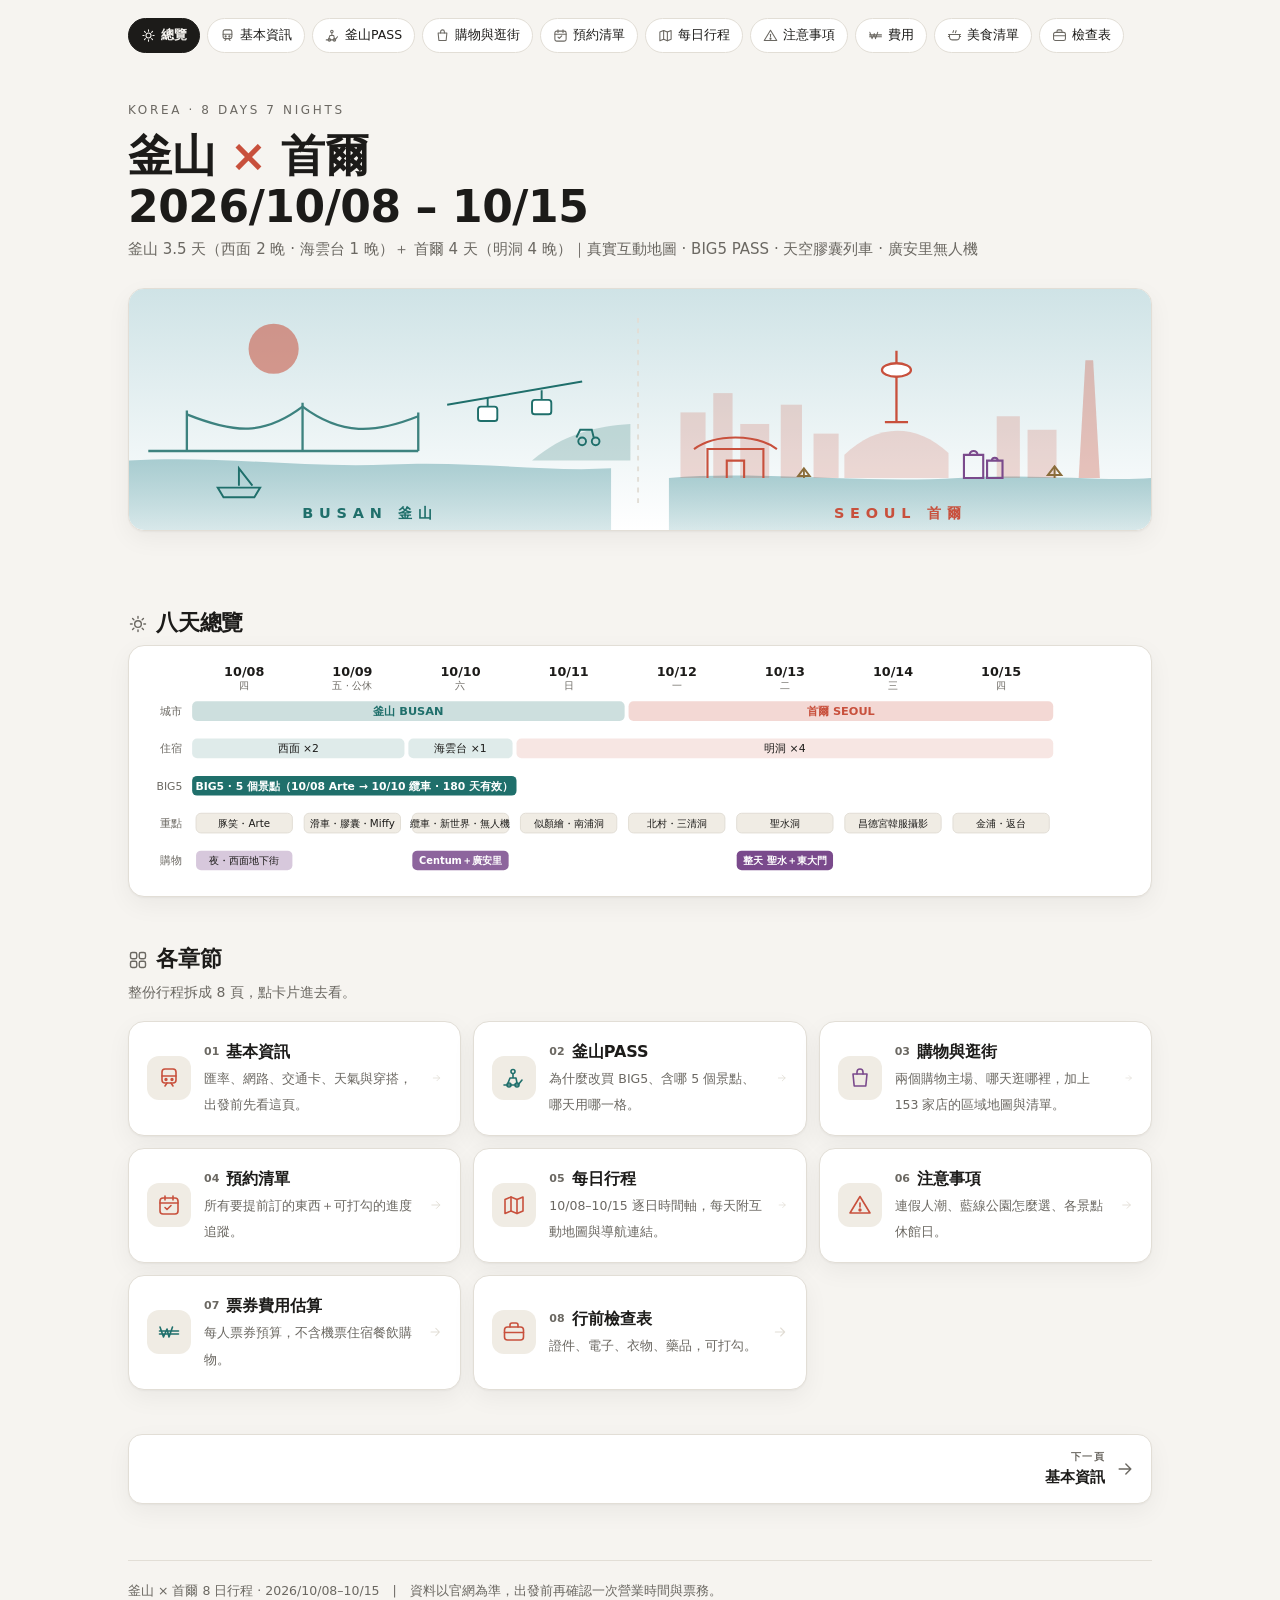
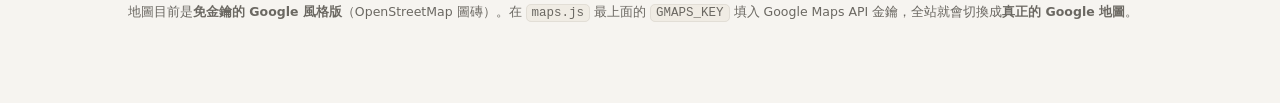
<file: index.html>
<!DOCTYPE html>
<html lang="zh-Hant">
<head>
<meta charset="utf-8">
<meta name="viewport" content="width=device-width,initial-scale=1">
<title>八天總覽 · 釜山 × 首爾 8日行程</title>
<link rel="stylesheet" href="style.css">
</head>
<body data-page="index">
<div class="wrap">
<nav class="sitenav"><a href="index.html" aria-current="page" class="home"><svg class="ic"><use href="#i-sun"/></svg>總覽</a><a href="basic.html"><svg class="ic"><use href="#i-subway"/></svg>基本資訊</a><a href="pass.html"><svg class="ic"><use href="#i-luge"/></svg>釜山PASS</a><a href="shopping.html"><svg class="ic"><use href="#i-bag"/></svg>購物與逛街</a><a href="booking.html"><svg class="ic"><use href="#i-cal"/></svg>預約清單</a><a href="itinerary.html"><svg class="ic"><use href="#i-map"/></svg>每日行程</a><a href="notes.html"><svg class="ic"><use href="#i-warn"/></svg>注意事項</a><a href="cost.html"><svg class="ic"><use href="#i-won"/></svg>費用</a><a href="food.html"><svg class="ic"><use href="#i-pot"/></svg>美食清單</a><a href="packing.html"><svg class="ic"><use href="#i-case"/></svg>檢查表</a></nav>
<header class="hero">
  <div class="kicker">Korea · 8 Days 7 Nights</div>
  <h1>釜山 <span>×</span> 首爾<br>2026/10/08 – 10/15</h1>
  <p class="lede">釜山 3.5 天（西面 2 晚 · 海雲台 1 晚）＋ 首爾 4 天（明洞 4 晚）｜真實互動地圖 · BIG5 PASS · 天空膠囊列車 · 廣安里無人機</p>
  <div class="heroart">
  <svg viewBox="0 0 1060 250" role="img" aria-label="釜山與首爾插圖">
    <defs>
      <linearGradient id="gsky" x1="0" y1="0" x2="0" y2="1">
        <stop offset="0" stop-color="var(--sky)"/><stop offset="1" stop-color="var(--card)"/>
      </linearGradient>
      <linearGradient id="gsea" x1="0" y1="0" x2="0" y2="1">
        <stop offset="0" stop-color="var(--sea)"/><stop offset="1" stop-color="var(--sea)" stop-opacity=".45"/>
      </linearGradient>
    </defs>
    <rect width="1060" height="250" fill="url(#gsky)"/>
    <circle cx="150" cy="62" r="26" fill="var(--accent)" opacity=".55"/>
    <path d="M0 178 C90 172 180 186 270 182 C360 178 430 190 500 186 L500 250 L0 250Z" fill="url(#gsea)"/>
    <g stroke="var(--busan)" stroke-width="2.4" fill="none" opacity=".85">
      <path d="M20 168 H300"/>
      <path d="M60 168 V126 M180 168 V118 M300 168 V128"/>
      <path d="M60 130 C110 150 140 152 180 122 C220 152 255 150 300 132"/>
    </g>
    <g stroke="var(--busan)" stroke-width="2" fill="none">
      <path d="M330 120 L470 96"/>
      <path d="M372 112 v10"/><rect x="362" y="122" width="20" height="15" rx="3" fill="var(--card)"/>
      <path d="M428 105 v10"/><rect x="418" y="115" width="20" height="15" rx="3" fill="var(--card)"/>
    </g>
    <path d="M418 178 C450 150 486 142 520 140 L520 178Z" fill="var(--busan)" opacity=".22"/>
    <g stroke="var(--busan)" stroke-width="2" fill="none">
      <circle cx="470" cy="158" r="4"/><circle cx="484" cy="158" r="4"/>
      <path d="M464 154 l4-8h12l2 8"/>
    </g>
    <g stroke="var(--busan)" stroke-width="2" fill="none">
      <path d="M92 206 h44 l-6 10H98z"/><path d="M114 204 v-18 l14 18"/>
    </g>
    <path d="M528 30 V222" stroke="var(--line)" stroke-width="2" stroke-dasharray="5 6"/>
    <text x="250" y="238" fill="var(--busan)" font-size="15" font-weight="700" font-family="inherit" text-anchor="middle" letter-spacing="6">BUSAN 釜山</text>
    <path d="M560 196 C650 188 760 202 860 196 C940 191 1010 200 1060 196 L1060 250 L560 250Z" fill="url(#gsea)"/>
    <g fill="var(--seoul)" opacity=".2">
      <rect x="572" y="128" width="26" height="68"/><rect x="606" y="108" width="20" height="88"/>
      <rect x="634" y="140" width="30" height="56"/><rect x="676" y="120" width="22" height="76"/>
      <rect x="710" y="150" width="26" height="46"/>
      <rect x="900" y="132" width="24" height="64"/><rect x="932" y="146" width="30" height="50"/>
    </g>
    <path d="M985 196 L992 74 L1000 74 L1007 196 Z" fill="var(--seoul)" opacity=".33"/>
    <path d="M742 172 C775 140 815 138 850 170 L850 196 L742 196Z" fill="var(--seoul)" opacity=".2"/>
    <g stroke="var(--seoul)" stroke-width="2.4" fill="none">
      <path d="M796 138 V64"/><ellipse cx="796" cy="84" rx="15" ry="7" fill="var(--card)"/>
      <path d="M784 138 h24"/>
    </g>
    <g stroke="var(--seoul)" stroke-width="2.2" fill="none">
      <path d="M600 196 v-30 h58 v30"/>
      <path d="M586 166 C608 150 650 150 672 166"/>
      <path d="M620 196 v-18 h18 v18"/>
    </g>
    <g stroke="var(--shop)" stroke-width="2.2" fill="none">
      <path d="M866 196 v-24 h20 v24z"/><path d="M872 172 a4 4 0 018 0"/>
      <path d="M890 196 v-18 h16 v18z"/><path d="M895 178 a3 3 0 016 0"/>
    </g>
    <g stroke="var(--accent3)" stroke-width="2" fill="none">
      <path d="M960 196 v-12"/><path d="M960 184 l7 9h-14z"/>
      <path d="M700 196 v-10"/><path d="M700 186 l6 8h-12z"/>
    </g>
    <text x="800" y="238" fill="var(--seoul)" font-size="15" font-weight="700" font-family="inherit" text-anchor="middle" letter-spacing="6">SEOUL 首爾</text>
  </svg>
  </div>
</header>


<h2 id="ov"><svg class="ic" style="width:20px;height:20px;color:var(--sub);margin-right:8px;vertical-align:-4px"><use href="#i-sun"/></svg>八天總覽</h2>
<div class="ovbox">
<svg viewBox="0 0 1000 232" role="img" aria-label="八天行程總覽圖">
  <g font-family="inherit" font-size="12">
  <g fill="var(--ink)" font-weight="700" font-size="13" text-anchor="middle">
    <text x="105" y="20">10/08</text><text x="215" y="20">10/09</text><text x="325" y="20">10/10</text>
    <text x="435" y="20">10/11</text><text x="545" y="20">10/12</text><text x="655" y="20">10/13</text>
    <text x="765" y="20">10/14</text><text x="875" y="20">10/15</text>
  </g>
  <g fill="var(--sub)" font-size="10.5" text-anchor="middle">
    <text x="105" y="34">四</text><text x="215" y="34">五 · 公休</text><text x="325" y="34">六</text>
    <text x="435" y="34">日</text><text x="545" y="34">一</text><text x="655" y="34">二</text>
    <text x="765" y="34">三</text><text x="875" y="34">四</text>
  </g>
  <g fill="var(--sub)" font-size="11" text-anchor="end">
    <text x="42" y="60">城市</text><text x="42" y="98">住宿</text>
    <text x="42" y="136">BIG5</text><text x="42" y="174">重點</text>
    <text x="42" y="212">購物</text>
  </g>
  <rect x="52" y="46" width="440" height="20" rx="5" fill="var(--busan)" opacity=".22"/>
  <text x="272" y="60" fill="var(--busan)" font-weight="700" font-size="11.5" text-anchor="middle">釜山 BUSAN</text>
  <rect x="496" y="46" width="432" height="20" rx="5" fill="var(--seoul)" opacity=".22"/>
  <text x="712" y="60" fill="var(--seoul)" font-weight="700" font-size="11.5" text-anchor="middle">首爾 SEOUL</text>
  <rect x="52" y="84" width="216" height="20" rx="5" fill="var(--busan)" opacity=".14"/>
  <text x="160" y="98" fill="var(--ink)" font-size="11" text-anchor="middle">西面 ×2</text>
  <rect x="272" y="84" width="106" height="20" rx="5" fill="var(--busan)" opacity=".14"/>
  <text x="325" y="98" fill="var(--ink)" font-size="11" text-anchor="middle">海雲台 ×1</text>
  <rect x="382" y="84" width="546" height="20" rx="5" fill="var(--seoul)" opacity=".14"/>
  <text x="655" y="98" fill="var(--ink)" font-size="11" text-anchor="middle">明洞 ×4</text>
  <rect x="52" y="122" width="330" height="20" rx="5" fill="var(--busan)"/>
  <text x="217" y="136" fill="#fff" font-size="11" font-weight="700" text-anchor="middle">BIG5 · 5 個景點（10/08 Arte → 10/10 纜車 · 180 天有效）</text>
  <g font-size="10.5" fill="var(--ink)" text-anchor="middle">
    <rect x="56" y="160" width="98" height="20" rx="5" fill="var(--tile)" stroke="var(--line)"/><text x="105" y="174">豚笑・Arte</text>
    <rect x="166" y="160" width="98" height="20" rx="5" fill="var(--tile)" stroke="var(--line)"/><text x="215" y="174">滑車・膠囊・Miffy</text>
    <rect x="276" y="160" width="98" height="20" rx="5" fill="var(--tile)" stroke="var(--line)"/><text x="325" y="174">纜車・新世界・無人機</text>
    <rect x="386" y="160" width="98" height="20" rx="5" fill="var(--tile)" stroke="var(--line)"/><text x="435" y="174">似顏繪・南浦洞</text>
    <rect x="496" y="160" width="98" height="20" rx="5" fill="var(--tile)" stroke="var(--line)"/><text x="545" y="174">北村・三清洞</text>
    <rect x="606" y="160" width="98" height="20" rx="5" fill="var(--tile)" stroke="var(--line)"/><text x="655" y="174">聖水洞</text>
    <rect x="716" y="160" width="98" height="20" rx="5" fill="var(--tile)" stroke="var(--line)"/><text x="765" y="174">昌德宮韓服攝影</text>
    <rect x="826" y="160" width="98" height="20" rx="5" fill="var(--tile)" stroke="var(--line)"/><text x="875" y="174">金浦・返台</text>
  </g>
  <rect x="276" y="198" width="98" height="20" rx="5" fill="var(--shop)" opacity=".85"/>
  <text x="325" y="212" fill="#fff" font-size="10" font-weight="700" text-anchor="middle">Centum＋廣安里</text>
  <rect x="606" y="198" width="98" height="20" rx="5" fill="var(--shop)"/>
  <text x="655" y="212" fill="#fff" font-size="10.5" font-weight="700" text-anchor="middle">整天 聖水＋東大門</text>
  <rect x="56" y="198" width="98" height="20" rx="5" fill="var(--shop)" opacity=".3"/>
  <text x="105" y="212" fill="var(--ink)" font-size="10" text-anchor="middle">夜・西面地下街</text>
  </g>
</svg>
</div>

<h2 style="margin-top:44px"><svg class="ic" style="width:20px;height:20px;color:var(--sub);margin-right:8px;vertical-align:-4px"><use href="#i-grid"/></svg>各章節</h2>
<p class="sec-sub">整份行程拆成 8 頁，點卡片進去看。</p>
<div class="hubgrid">
<a class="hub " href="basic.html"><span class="hi"><svg class="ic"><use href="#i-subway"/></svg></span><span><span class="hn"><span class="num">01</span>基本資訊</span><span class="hd">匯率、網路、交通卡、天氣與穿搭，出發前先看這頁。</span></span><svg class="ic hgo"><use href="#i-arrow"/></svg></a>
<a class="hub b" href="pass.html"><span class="hi"><svg class="ic"><use href="#i-luge"/></svg></span><span><span class="hn"><span class="num">02</span>釜山PASS</span><span class="hd">為什麼改買 BIG5、含哪 5 個景點、哪天用哪一格。</span></span><svg class="ic hgo"><use href="#i-arrow"/></svg></a>
<a class="hub p" href="shopping.html"><span class="hi"><svg class="ic"><use href="#i-bag"/></svg></span><span><span class="hn"><span class="num">03</span>購物與逛街</span><span class="hd">兩個購物主場、哪天逛哪裡，加上 153 家店的區域地圖與清單。</span></span><svg class="ic hgo"><use href="#i-arrow"/></svg></a>
<a class="hub " href="booking.html"><span class="hi"><svg class="ic"><use href="#i-cal"/></svg></span><span><span class="hn"><span class="num">04</span>預約清單</span><span class="hd">所有要提前訂的東西＋可打勾的進度追蹤。</span></span><svg class="ic hgo"><use href="#i-arrow"/></svg></a>
<a class="hub s" href="itinerary.html"><span class="hi"><svg class="ic"><use href="#i-map"/></svg></span><span><span class="hn"><span class="num">05</span>每日行程</span><span class="hd">10/08–10/15 逐日時間軸，每天附互動地圖與導航連結。</span></span><svg class="ic hgo"><use href="#i-arrow"/></svg></a>
<a class="hub " href="notes.html"><span class="hi"><svg class="ic"><use href="#i-warn"/></svg></span><span><span class="hn"><span class="num">06</span>注意事項</span><span class="hd">連假人潮、藍線公園怎麼選、各景點休館日。</span></span><svg class="ic hgo"><use href="#i-arrow"/></svg></a>
<a class="hub b" href="cost.html"><span class="hi"><svg class="ic"><use href="#i-won"/></svg></span><span><span class="hn"><span class="num">07</span>票券費用估算</span><span class="hd">每人票券預算，不含機票住宿餐飲購物。</span></span><svg class="ic hgo"><use href="#i-arrow"/></svg></a>
<a class="hub " href="packing.html"><span class="hi"><svg class="ic"><use href="#i-case"/></svg></span><span><span class="hn"><span class="num">08</span>行前檢查表</span><span class="hd">證件、電子、衣物、藥品，可打勾。</span></span><svg class="ic hgo"><use href="#i-arrow"/></svg></a>
</div>
<nav class="pager"><a class="next" href="basic.html"><svg class="ic"><use href="#i-arrow"/></svg><span><span class="dir">下一頁</span><span class="nm">基本資訊</span></span></a></nav>
<footer>釜山 × 首爾 8 日行程 · 2026/10/08–10/15　|　資料以官網為準，出發前再確認一次營業時間與票務。<br>地圖目前是<b>免金鑰的 Google 風格版</b>（OpenStreetMap 圖磚）。在 <code>maps.js</code> 最上面的 <code>GMAPS_KEY</code> 填入 Google Maps API 金鑰，全站就會切換成<b>真正的 Google 地圖</b>。</footer>
</div>
<script src="app.js"></script>
</body>
</html>
</file>
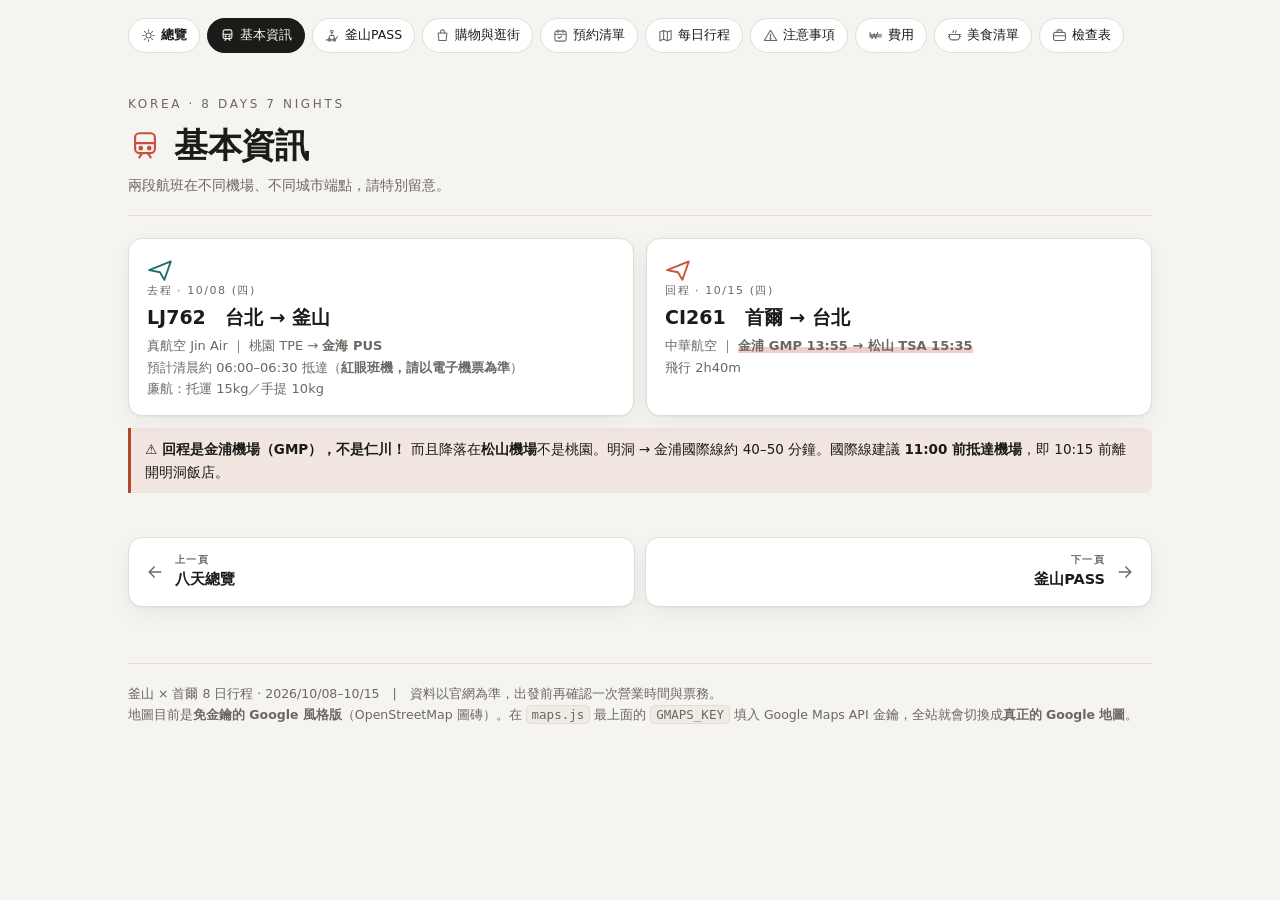
<file: basic.html>
<!DOCTYPE html>
<html lang="zh-Hant">
<head>
<meta charset="utf-8">
<meta name="viewport" content="width=device-width,initial-scale=1">
<title>基本資訊 · 釜山 × 首爾 8日行程</title>
<link rel="stylesheet" href="style.css">
</head>
<body data-page="basic">
<div class="wrap">
<nav class="sitenav"><a href="index.html" class="home"><svg class="ic"><use href="#i-sun"/></svg>總覽</a><a href="basic.html" aria-current="page"><svg class="ic"><use href="#i-subway"/></svg>基本資訊</a><a href="pass.html"><svg class="ic"><use href="#i-luge"/></svg>釜山PASS</a><a href="shopping.html"><svg class="ic"><use href="#i-bag"/></svg>購物與逛街</a><a href="booking.html"><svg class="ic"><use href="#i-cal"/></svg>預約清單</a><a href="itinerary.html"><svg class="ic"><use href="#i-map"/></svg>每日行程</a><a href="notes.html"><svg class="ic"><use href="#i-warn"/></svg>注意事項</a><a href="cost.html"><svg class="ic"><use href="#i-won"/></svg>費用</a><a href="food.html"><svg class="ic"><use href="#i-pot"/></svg>美食清單</a><a href="packing.html"><svg class="ic"><use href="#i-case"/></svg>檢查表</a></nav>
<header class="pagehead">
  <p class="kicker">Korea · 8 Days 7 Nights</p>
  <h1><svg class="ic"><use href="#i-subway"/></svg>基本資訊</h1>
  <p class="lede">兩段航班在不同機場、不同城市端點，請特別留意。</p>
</header>
<div class="grid g2">
  <div class="card">
    <svg class="ic" style="width:26px;height:26px;color:var(--busan)"><use href="#i-plane"/></svg>
    <div class="lbl">去程 · 10/08 (四)</div>
    <div class="big">LJ762　台北 → 釜山</div>
    <div class="fine">真航空 Jin Air ｜ 桃園 TPE → <b>金海 PUS</b><br>
    預計清晨約 06:00–06:30 抵達（<b>紅眼班機，請以電子機票為準</b>）<br>
    廉航：托運 15kg／手提 10kg</div>
  </div>
  <div class="card">
    <svg class="ic" style="width:26px;height:26px;color:var(--seoul)"><use href="#i-plane"/></svg>
    <div class="lbl">回程 · 10/15 (四)</div>
    <div class="big">CI261　首爾 → 台北</div>
    <div class="fine">中華航空 ｜ <span class="hl">金浦 GMP 13:55 → 松山 TSA 15:35</span><br>
    飛行 2h40m</div>
  </div>
</div>

<div class="note">
  <b>⚠ 回程是金浦機場（GMP），不是仁川！</b> 而且降落在<b>松山機場</b>不是桃園。明洞 → 金浦國際線約 40–50 分鐘。國際線建議 <b>11:00 前抵達機場</b>，即 10:15 前離開明洞飯店。
</div>
<nav class="pager"><a class="prev" href="index.html"><svg class="ic" style="transform:scaleX(-1)"><use href="#i-arrow"/></svg><span><span class="dir">上一頁</span><span class="nm">八天總覽</span></span></a><a class="next" href="pass.html"><svg class="ic"><use href="#i-arrow"/></svg><span><span class="dir">下一頁</span><span class="nm">釜山PASS</span></span></a></nav>
<footer>釜山 × 首爾 8 日行程 · 2026/10/08–10/15　|　資料以官網為準，出發前再確認一次營業時間與票務。<br>地圖目前是<b>免金鑰的 Google 風格版</b>（OpenStreetMap 圖磚）。在 <code>maps.js</code> 最上面的 <code>GMAPS_KEY</code> 填入 Google Maps API 金鑰，全站就會切換成<b>真正的 Google 地圖</b>。</footer>
</div>
<script src="app.js"></script>
</body>
</html>
</file>
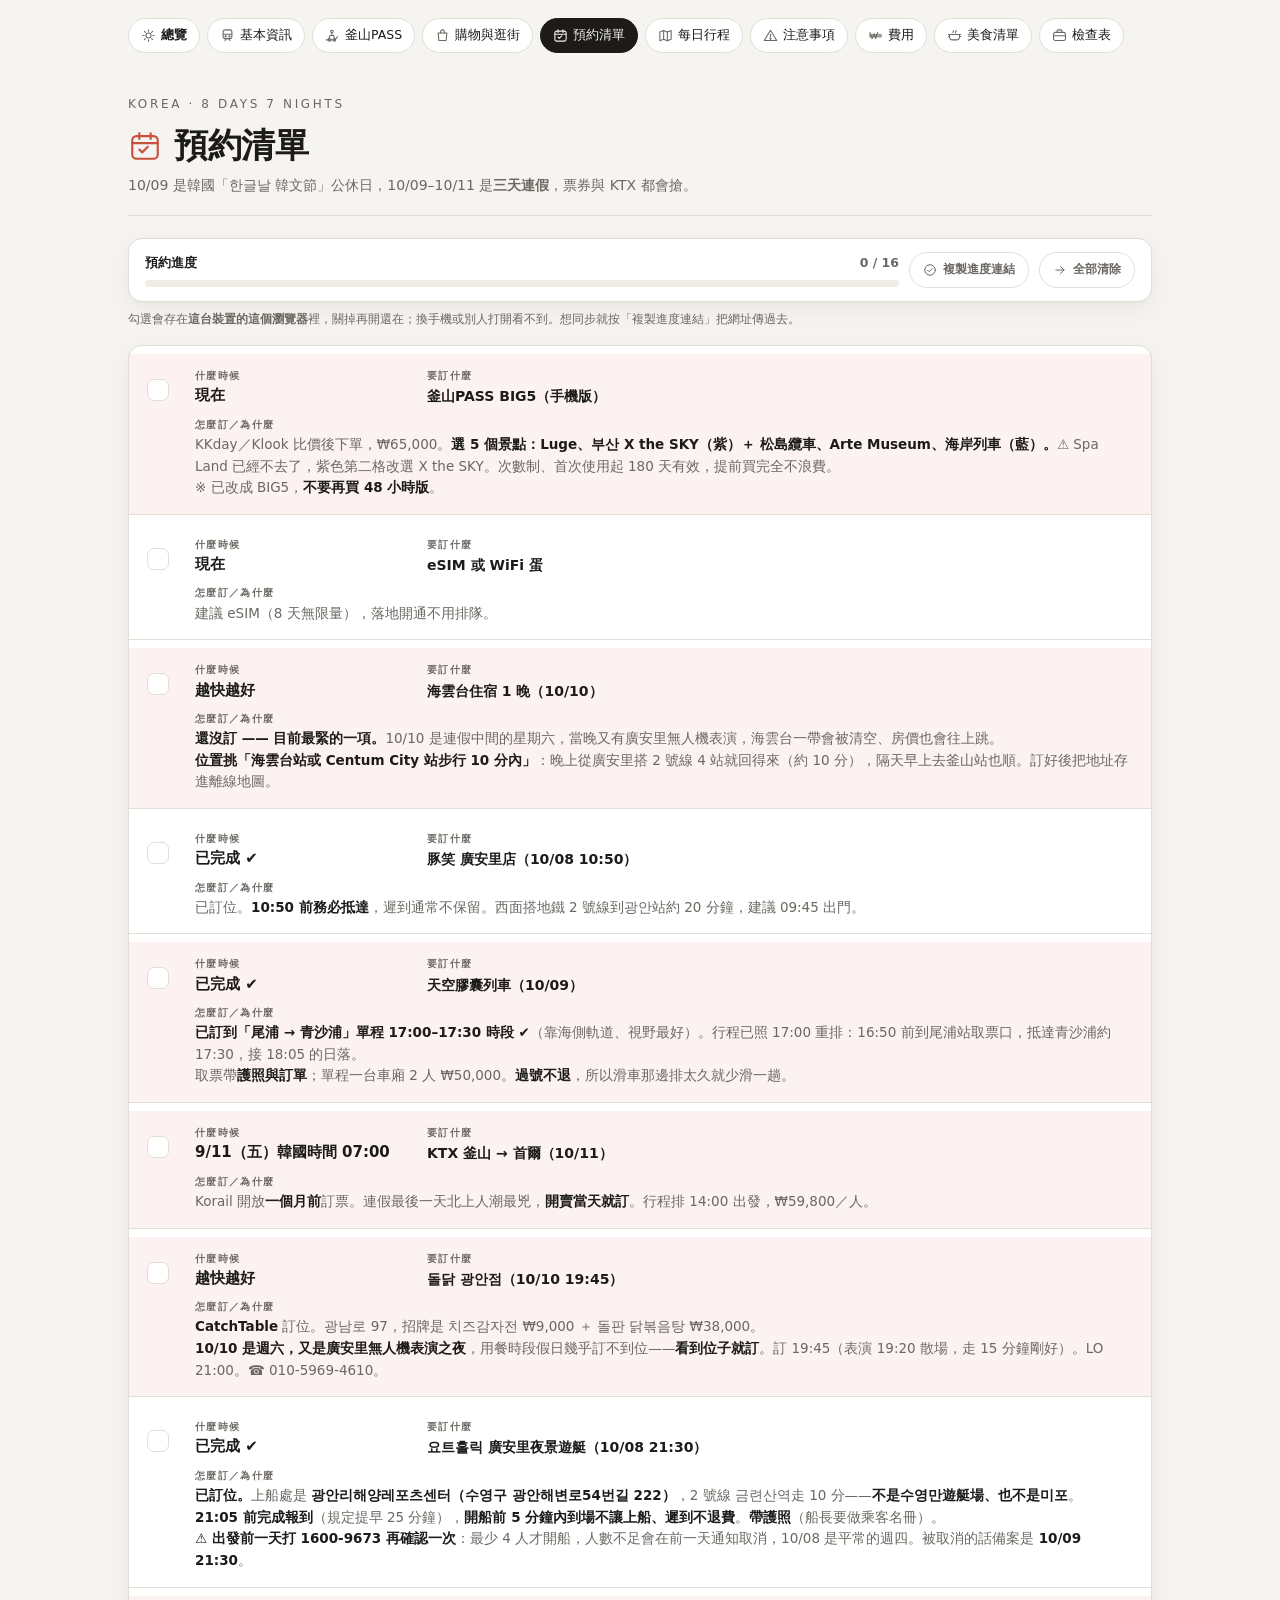
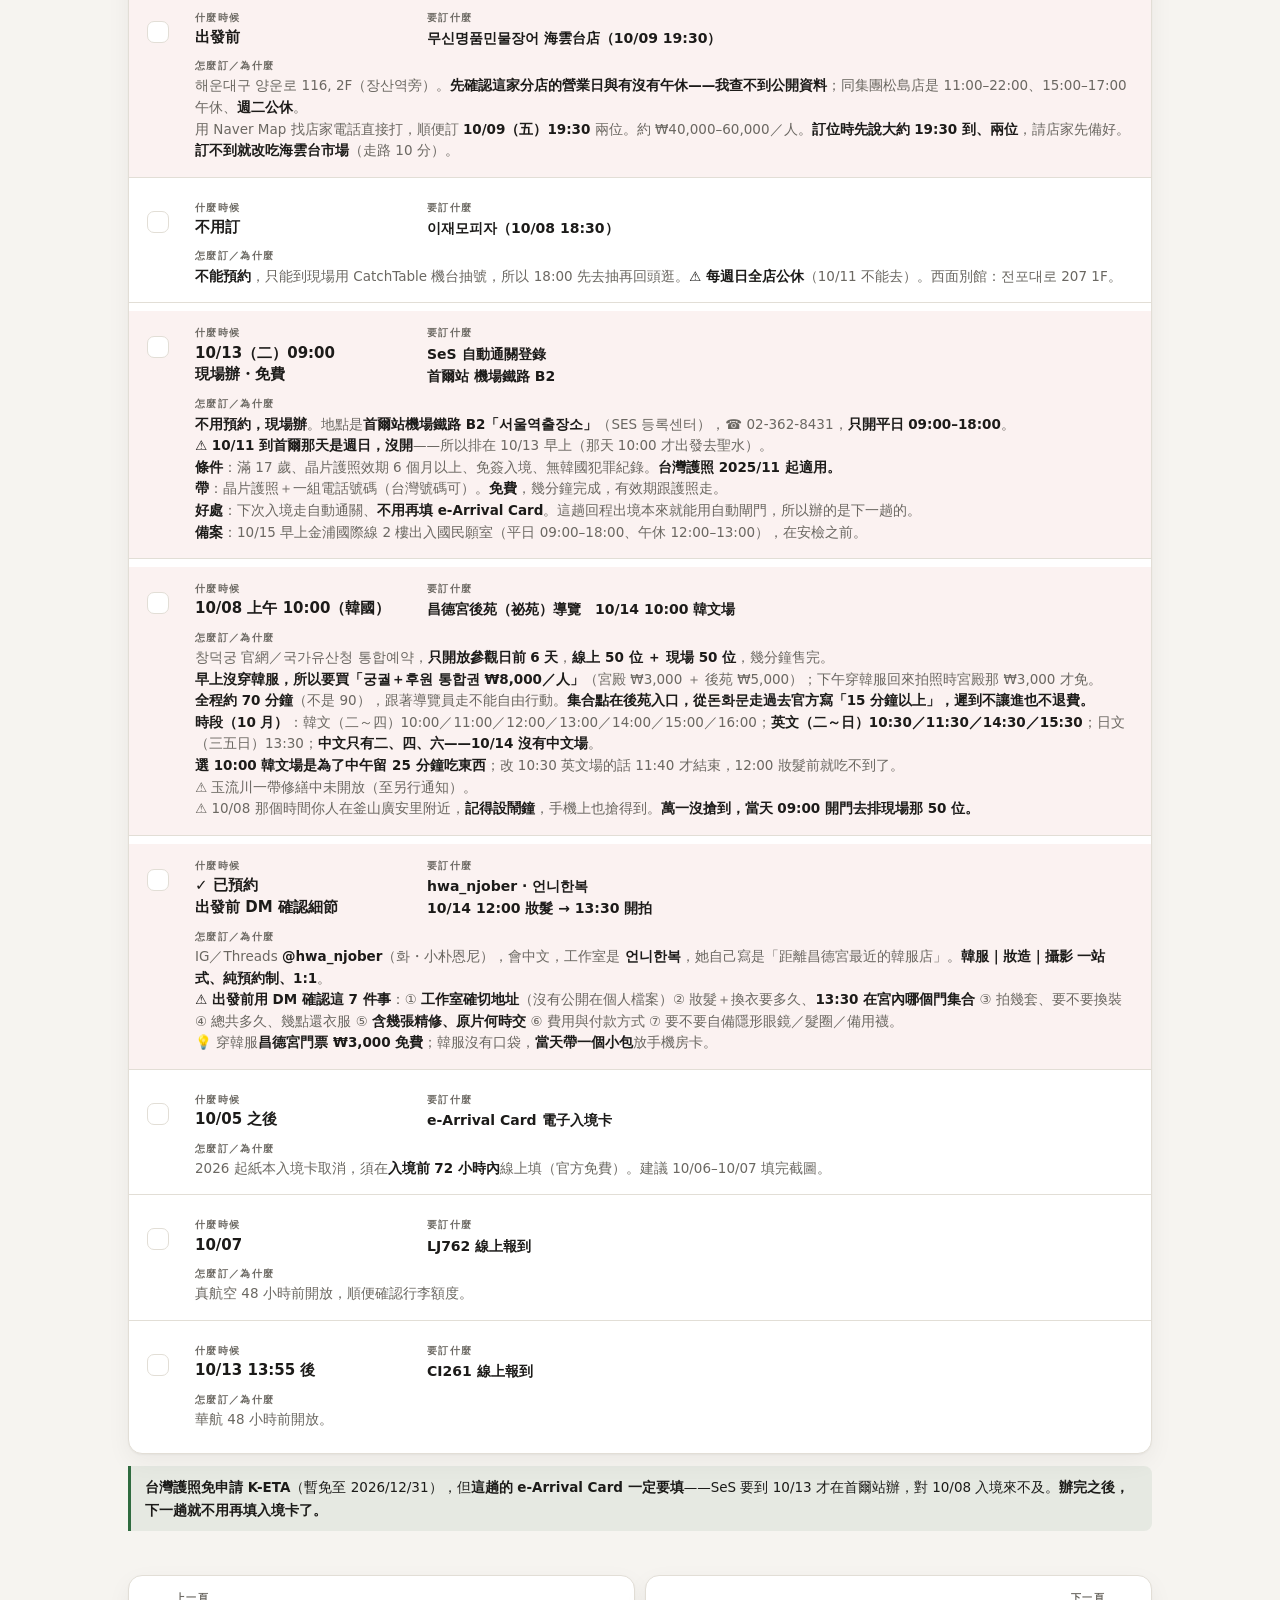
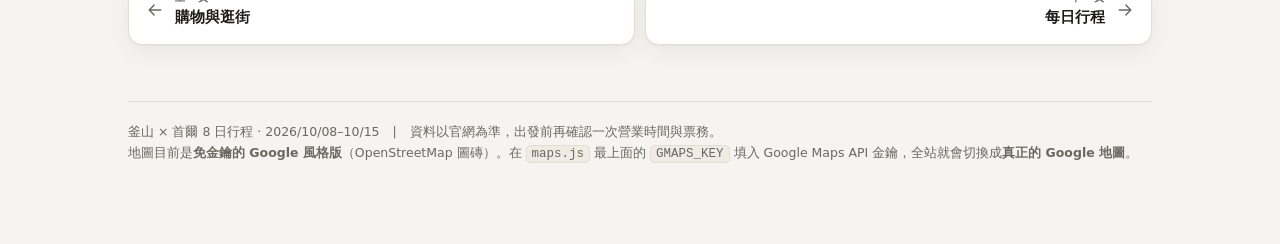
<file: booking.html>
<!DOCTYPE html>
<html lang="zh-Hant">
<head>
<meta charset="utf-8">
<meta name="viewport" content="width=device-width,initial-scale=1">
<title>預約清單 · 釜山 × 首爾 8日行程</title>
<link rel="stylesheet" href="style.css">
</head>
<body data-page="booking">
<div class="wrap">
<nav class="sitenav"><a href="index.html" class="home"><svg class="ic"><use href="#i-sun"/></svg>總覽</a><a href="basic.html"><svg class="ic"><use href="#i-subway"/></svg>基本資訊</a><a href="pass.html"><svg class="ic"><use href="#i-luge"/></svg>釜山PASS</a><a href="shopping.html"><svg class="ic"><use href="#i-bag"/></svg>購物與逛街</a><a href="booking.html" aria-current="page"><svg class="ic"><use href="#i-cal"/></svg>預約清單</a><a href="itinerary.html"><svg class="ic"><use href="#i-map"/></svg>每日行程</a><a href="notes.html"><svg class="ic"><use href="#i-warn"/></svg>注意事項</a><a href="cost.html"><svg class="ic"><use href="#i-won"/></svg>費用</a><a href="food.html"><svg class="ic"><use href="#i-pot"/></svg>美食清單</a><a href="packing.html"><svg class="ic"><use href="#i-case"/></svg>檢查表</a></nav>
<header class="pagehead">
  <p class="kicker">Korea · 8 Days 7 Nights</p>
  <h1><svg class="ic"><use href="#i-cal"/></svg>預約清單</h1>
  <p class="lede">10/09 是韓國「한글날 韓文節」公休日，10/09–10/11 是<b>三天連假</b>，票券與 KTX 都會搶。</p>
</header>
<div class="ckbar" data-ckgroup="booking">
  <div class="pg"><div class="pgt"><span>預約進度</span><span class="cnt">0 / 16</span></div><div class="bar"><i></i></div></div>
  <button type="button" data-ckshare><svg class="ic"><use href="#i-check"/></svg>複製進度連結</button>
  <button type="button" data-ckreset><svg class="ic"><use href="#i-arrow"/></svg>全部清除</button>
</div>
<p class="ckhint">勾選會存在<b>這台裝置的這個瀏覽器</b>裡，關掉再開還在；換手機或別人打開看不到。想同步就按「複製進度連結」把網址傳過去。</p>
<div class="rows">
<div class="row ck hi" data-ckrow="bk0">
  <div class="f ck"><label class="ckb"><input type="checkbox" data-ck="bk0"><span class="bx"><svg viewBox="0 0 24 24" fill="none" stroke="currentColor" stroke-linecap="round" stroke-linejoin="round"><path d="M5 12.5l4.5 4.5L19 7.5"/></svg></span></label></div>
  <div class="f main"><span class="k">什麼時候</span><span class="v">現在</span></div>
  <div class="f"><span class="k">要訂什麼</span><span class="v"><b>釜山PASS BIG5（手機版）</b></span></div>
  <div class="f wide"><span class="k">怎麼訂／為什麼</span><span class="v">KKday／Klook 比價後下單，₩65,000。<b>選 5 個景點：Luge、부산 X the SKY（紫）＋ 松島纜車、Arte Museum、海岸列車（藍）。</b>⚠ Spa Land 已經不去了，紫色第二格改選 X the SKY。次數制、首次使用起 180 天有效，提前買完全不浪費。<br>※ 已改成 BIG5，<b>不要再買 48 小時版</b>。</span></div>
</div>
<div class="row ck" data-ckrow="bk1">
  <div class="f ck"><label class="ckb"><input type="checkbox" data-ck="bk1"><span class="bx"><svg viewBox="0 0 24 24" fill="none" stroke="currentColor" stroke-linecap="round" stroke-linejoin="round"><path d="M5 12.5l4.5 4.5L19 7.5"/></svg></span></label></div>
  <div class="f main"><span class="k">什麼時候</span><span class="v">現在</span></div>
  <div class="f"><span class="k">要訂什麼</span><span class="v">eSIM 或 WiFi 蛋</span></div>
  <div class="f wide"><span class="k">怎麼訂／為什麼</span><span class="v">建議 eSIM（8 天無限量），落地開通不用排隊。</span></div>
</div>
<div class="row ck hi" data-ckrow="bk2">
  <div class="f ck"><label class="ckb"><input type="checkbox" data-ck="bk2"><span class="bx"><svg viewBox="0 0 24 24" fill="none" stroke="currentColor" stroke-linecap="round" stroke-linejoin="round"><path d="M5 12.5l4.5 4.5L19 7.5"/></svg></span></label></div>
  <div class="f main"><span class="k">什麼時候</span><span class="v"><b>越快越好</b></span></div>
  <div class="f"><span class="k">要訂什麼</span><span class="v"><b>海雲台住宿 1 晚（10/10）</b></span></div>
  <div class="f wide"><span class="k">怎麼訂／為什麼</span><span class="v"><b>還沒訂 —— 目前最緊的一項。</b>10/10 是連假中間的星期六，當晚又有廣安里無人機表演，海雲台一帶會被清空、房價也會往上跳。<br><b>位置挑「海雲台站或 Centum City 站步行 10 分內」</b>：晚上從廣安里搭 2 號線 4 站就回得來（約 10 分），隔天早上去釜山站也順。訂好後把地址存進離線地圖。</span></div>
</div>
<div class="row ck" data-ckrow="bk3">
  <div class="f ck"><label class="ckb"><input type="checkbox" data-ck="bk3"><span class="bx"><svg viewBox="0 0 24 24" fill="none" stroke="currentColor" stroke-linecap="round" stroke-linejoin="round"><path d="M5 12.5l4.5 4.5L19 7.5"/></svg></span></label></div>
  <div class="f main"><span class="k">什麼時候</span><span class="v">已完成 ✔</span></div>
  <div class="f"><span class="k">要訂什麼</span><span class="v">豚笑 <b>廣安里店</b>（10/08 <b>10:50</b>）</span></div>
  <div class="f wide"><span class="k">怎麼訂／為什麼</span><span class="v">已訂位。<b>10:50 前務必抵達</b>，遲到通常不保留。西面搭地鐵 2 號線到광안站約 20 分鐘，建議 09:45 出門。</span></div>
</div>
<div class="row ck hi" data-ckrow="bk4">
  <div class="f ck"><label class="ckb"><input type="checkbox" data-ck="bk4"><span class="bx"><svg viewBox="0 0 24 24" fill="none" stroke="currentColor" stroke-linecap="round" stroke-linejoin="round"><path d="M5 12.5l4.5 4.5L19 7.5"/></svg></span></label></div>
  <div class="f main"><span class="k">什麼時候</span><span class="v">已完成 ✔</span></div>
  <div class="f"><span class="k">要訂什麼</span><span class="v"><b>天空膠囊列車（10/09）</b></span></div>
  <div class="f wide"><span class="k">怎麼訂／為什麼</span><span class="v"><b>已訂到「尾浦 → 青沙浦」單程 17:00–17:30 時段 ✔</b>（靠海側軌道、視野最好）。行程已照 17:00 重排：16:50 前到尾浦站取票口，抵達青沙浦約 17:30，接 18:05 的日落。<br>取票帶<b>護照與訂單</b>；單程一台車廂 2 人 ₩50,000。<b>過號不退</b>，所以滑車那邊排太久就少滑一趟。</span></div>
</div>
<div class="row ck hi" data-ckrow="bk5">
  <div class="f ck"><label class="ckb"><input type="checkbox" data-ck="bk5"><span class="bx"><svg viewBox="0 0 24 24" fill="none" stroke="currentColor" stroke-linecap="round" stroke-linejoin="round"><path d="M5 12.5l4.5 4.5L19 7.5"/></svg></span></label></div>
  <div class="f main"><span class="k">什麼時候</span><span class="v"><b>9/11（五）韓國時間 07:00</b></span></div>
  <div class="f"><span class="k">要訂什麼</span><span class="v"><b>KTX 釜山 → 首爾（10/11）</b></span></div>
  <div class="f wide"><span class="k">怎麼訂／為什麼</span><span class="v">Korail 開放<b>一個月前</b>訂票。連假最後一天北上人潮最兇，<b>開賣當天就訂</b>。行程排 14:00 出發，₩59,800／人。</span></div>
</div>
<div class="row ck hi" data-ckrow="bk6">
  <div class="f ck"><label class="ckb"><input type="checkbox" data-ck="bk6"><span class="bx"><svg viewBox="0 0 24 24" fill="none" stroke="currentColor" stroke-linecap="round" stroke-linejoin="round"><path d="M5 12.5l4.5 4.5L19 7.5"/></svg></span></label></div>
  <div class="f main"><span class="k">什麼時候</span><span class="v"><b>越快越好</b></span></div>
  <div class="f"><span class="k">要訂什麼</span><span class="v"><b>돌닭 광안점（10/10 19:45）</b></span></div>
  <div class="f wide"><span class="k">怎麼訂／為什麼</span><span class="v"><b>CatchTable</b> 訂位。광남로 97，招牌是 치즈감자전 ₩9,000 ＋ 돌판 닭볶음탕 ₩38,000。<br><b>10/10 是週六，又是廣安里無人機表演之夜</b>，用餐時段假日幾乎訂不到位——<b>看到位子就訂</b>。訂 19:45（表演 19:20 散場，走 15 分鐘剛好）。LO 21:00。☎ 010-5969-4610。</span></div>
</div>
<div class="row ck" data-ckrow="bk7">
  <div class="f ck"><label class="ckb"><input type="checkbox" data-ck="bk7"><span class="bx"><svg viewBox="0 0 24 24" fill="none" stroke="currentColor" stroke-linecap="round" stroke-linejoin="round"><path d="M5 12.5l4.5 4.5L19 7.5"/></svg></span></label></div>
  <div class="f main"><span class="k">什麼時候</span><span class="v">已完成 ✔</span></div>
  <div class="f"><span class="k">要訂什麼</span><span class="v">요트홀릭 廣安里夜景遊艇（10/08 <b>21:30</b>）</span></div>
  <div class="f wide"><span class="k">怎麼訂／為什麼</span><span class="v"><b>已訂位。</b>上船處是 <b>광안리해양레포츠센터（수영구 광안해변로54번길 222）</b>，2 號線 금련산역走 10 分——<b>不是수영만遊艇場、也不是미포</b>。<br><b>21:05 前完成報到</b>（規定提早 25 分鐘），<b>開船前 5 分鐘內到場不讓上船、遲到不退費</b>。<b>帶護照</b>（船長要做乘客名冊）。<br><b>⚠ 出發前一天打 1600-9673 再確認一次</b>：最少 4 人才開船，人數不足會在前一天通知取消，10/08 是平常的週四。被取消的話備案是 <b>10/09 21:30</b>。</span></div>
</div>
<div class="row ck hi" data-ckrow="bk8">
  <div class="f ck"><label class="ckb"><input type="checkbox" data-ck="bk8"><span class="bx"><svg viewBox="0 0 24 24" fill="none" stroke="currentColor" stroke-linecap="round" stroke-linejoin="round"><path d="M5 12.5l4.5 4.5L19 7.5"/></svg></span></label></div>
  <div class="f main"><span class="k">什麼時候</span><span class="v"><b>出發前</b></span></div>
  <div class="f"><span class="k">要訂什麼</span><span class="v"><b>무신명품민물장어 海雲台店（10/09 19:30）</b></span></div>
  <div class="f wide"><span class="k">怎麼訂／為什麼</span><span class="v">해운대구 양운로 116, 2F（장산역旁）。<b>先確認這家分店的營業日與有沒有午休——我查不到公開資料</b>；同集團松島店是 11:00–22:00、15:00–17:00 午休、<b>週二公休</b>。<br>用 Naver Map 找店家電話直接打，順便訂 <b>10/09（五）19:30</b> 兩位。約 ₩40,000–60,000／人。<b>訂位時先說大約 19:30 到、兩位</b>，請店家先備好。<b>訂不到就改吃海雲台市場</b>（走路 10 分）。</span></div>
</div>
<div class="row ck" data-ckrow="bk9">
  <div class="f ck"><label class="ckb"><input type="checkbox" data-ck="bk9"><span class="bx"><svg viewBox="0 0 24 24" fill="none" stroke="currentColor" stroke-linecap="round" stroke-linejoin="round"><path d="M5 12.5l4.5 4.5L19 7.5"/></svg></span></label></div>
  <div class="f main"><span class="k">什麼時候</span><span class="v">不用訂</span></div>
  <div class="f"><span class="k">要訂什麼</span><span class="v">이재모피자（10/08 18:30）</span></div>
  <div class="f wide"><span class="k">怎麼訂／為什麼</span><span class="v"><b>不能預約</b>，只能到現場用 CatchTable 機台抽號，所以 18:00 先去抽再回頭逛。<b>⚠ 每週日全店公休</b>（10/11 不能去）。西面別館：전포대로 207 1F。</span></div>
</div>
<div class="row ck hi" data-ckrow="bk10">
  <div class="f ck"><label class="ckb"><input type="checkbox" data-ck="bk10"><span class="bx"><svg viewBox="0 0 24 24" fill="none" stroke="currentColor" stroke-linecap="round" stroke-linejoin="round"><path d="M5 12.5l4.5 4.5L19 7.5"/></svg></span></label></div>
  <div class="f main"><span class="k">什麼時候</span><span class="v"><b>10/13（二）09:00</b><br>現場辦・免費</span></div>
  <div class="f"><span class="k">要訂什麼</span><span class="v"><b>SeS 自動通關登錄<br>首爾站 機場鐵路 B2</b></span></div>
  <div class="f wide"><span class="k">怎麼訂／為什麼</span><span class="v"><b>不用預約，現場辦</b>。地點是<b>首爾站機場鐵路 B2「서울역출장소」</b>（SES 등록센터），☎ 02-362-8431，<b>只開平日 09:00–18:00</b>。<br><b>⚠ 10/11 到首爾那天是週日，沒開</b>——所以排在 10/13 早上（那天 10:00 才出發去聖水）。<br><b>條件</b>：滿 17 歲、晶片護照效期 6 個月以上、免簽入境、無韓國犯罪紀錄。<b>台灣護照 2025/11 起適用。</b><br><b>帶</b>：晶片護照＋一組電話號碼（台灣號碼可）。<b>免費</b>，幾分鐘完成，有效期跟護照走。<br><b>好處</b>：下次入境走自動通關、<b>不用再填 e-Arrival Card</b>。這趟回程出境本來就能用自動閘門，所以辦的是下一趟的。<br><b>備案</b>：10/15 早上金浦國際線 2 樓出入國民願室（平日 09:00–18:00、午休 12:00–13:00），在安檢之前。</span></div>
</div>
<div class="row ck hi" data-ckrow="bk11">
  <div class="f ck"><label class="ckb"><input type="checkbox" data-ck="bk11"><span class="bx"><svg viewBox="0 0 24 24" fill="none" stroke="currentColor" stroke-linecap="round" stroke-linejoin="round"><path d="M5 12.5l4.5 4.5L19 7.5"/></svg></span></label></div>
  <div class="f main"><span class="k">什麼時候</span><span class="v"><b>10/08 上午 10:00（韓國）</b></span></div>
  <div class="f"><span class="k">要訂什麼</span><span class="v"><b>昌德宮後苑（祕苑）導覽　10/14 10:00 韓文場</b></span></div>
  <div class="f wide"><span class="k">怎麼訂／為什麼</span><span class="v">창덕궁 官網／국가유산청 통합예약，<b>只開放參觀日前 6 天</b>，<b>線上 50 位 ＋ 現場 50 位</b>，幾分鐘售完。<br><b>早上沒穿韓服，所以要買「궁궐＋후원 통합권 ₩8,000／人」</b>（宮殿 ₩3,000 ＋ 後苑 ₩5,000）；下午穿韓服回來拍照時宮殿那 ₩3,000 才免。<br><b>全程約 70 分鐘</b>（不是 90），跟著導覽員走不能自由行動。<b>集合點在後苑入口，從돈화문走過去官方寫「15 分鐘以上」，遲到不讓進也不退費。</b><br><b>時段（10 月）</b>：韓文（二～四）10:00／11:00／12:00／13:00／14:00／15:00／16:00；<b>英文（二～日）10:30／11:30／14:30／15:30</b>；日文（三五日）13:30；<b>中文只有二、四、六——10/14 沒有中文場</b>。<br><b>選 10:00 韓文場是為了中午留 25 分鐘吃東西</b>；改 10:30 英文場的話 11:40 才結束，12:00 妝髮前就吃不到了。<br>⚠ 玉流川一帶修繕中未開放（至另行通知）。<br>⚠ 10/08 那個時間你人在釜山廣安里附近，<b>記得設鬧鐘</b>，手機上也搶得到。<b>萬一沒搶到，當天 09:00 開門去排現場那 50 位。</b></span></div>
</div>
<div class="row ck hi" data-ckrow="bk12">
  <div class="f ck"><label class="ckb"><input type="checkbox" data-ck="bk12"><span class="bx"><svg viewBox="0 0 24 24" fill="none" stroke="currentColor" stroke-linecap="round" stroke-linejoin="round"><path d="M5 12.5l4.5 4.5L19 7.5"/></svg></span></label></div>
  <div class="f main"><span class="k">什麼時候</span><span class="v"><b>✓ 已預約</b><br>出發前 DM 確認細節</span></div>
  <div class="f"><span class="k">要訂什麼</span><span class="v"><b>hwa_njober · 언니한복<br>10/14 12:00 妝髮 → 13:30 開拍</b></span></div>
  <div class="f wide"><span class="k">怎麼訂／為什麼</span><span class="v">IG／Threads <b>@hwa_njober</b>（화・小朴恩尼），會中文，工作室是 <b>언니한복</b>，她自己寫是「距離昌德宮最近的韓服店」。<b>韓服｜妝造｜攝影 一站式、純預約制、1:1</b>。<br><b>⚠ 出發前用 DM 確認這 7 件事</b>：① <b>工作室確切地址</b>（沒有公開在個人檔案）② 妝髮＋換衣要多久、<b>13:30 在宮內哪個門集合</b> ③ 拍幾套、要不要換裝 ④ 總共多久、幾點還衣服 ⑤ <b>含幾張精修、原片何時交</b> ⑥ 費用與付款方式 ⑦ 要不要自備隱形眼鏡／髮圈／備用襪。<br>💡 穿韓服<b>昌德宮門票 ₩3,000 免費</b>；韓服沒有口袋，<b>當天帶一個小包</b>放手機房卡。</span></div>
</div>
<div class="row ck" data-ckrow="bk13">
  <div class="f ck"><label class="ckb"><input type="checkbox" data-ck="bk13"><span class="bx"><svg viewBox="0 0 24 24" fill="none" stroke="currentColor" stroke-linecap="round" stroke-linejoin="round"><path d="M5 12.5l4.5 4.5L19 7.5"/></svg></span></label></div>
  <div class="f main"><span class="k">什麼時候</span><span class="v">10/05 之後</span></div>
  <div class="f"><span class="k">要訂什麼</span><span class="v"><b>e-Arrival Card 電子入境卡</b></span></div>
  <div class="f wide"><span class="k">怎麼訂／為什麼</span><span class="v">2026 起紙本入境卡取消，須在<b>入境前 72 小時內</b>線上填（官方免費）。建議 10/06–10/07 填完截圖。</span></div>
</div>
<div class="row ck" data-ckrow="bk14">
  <div class="f ck"><label class="ckb"><input type="checkbox" data-ck="bk14"><span class="bx"><svg viewBox="0 0 24 24" fill="none" stroke="currentColor" stroke-linecap="round" stroke-linejoin="round"><path d="M5 12.5l4.5 4.5L19 7.5"/></svg></span></label></div>
  <div class="f main"><span class="k">什麼時候</span><span class="v">10/07</span></div>
  <div class="f"><span class="k">要訂什麼</span><span class="v">LJ762 線上報到</span></div>
  <div class="f wide"><span class="k">怎麼訂／為什麼</span><span class="v">真航空 48 小時前開放，順便確認行李額度。</span></div>
</div>
<div class="row ck" data-ckrow="bk15">
  <div class="f ck"><label class="ckb"><input type="checkbox" data-ck="bk15"><span class="bx"><svg viewBox="0 0 24 24" fill="none" stroke="currentColor" stroke-linecap="round" stroke-linejoin="round"><path d="M5 12.5l4.5 4.5L19 7.5"/></svg></span></label></div>
  <div class="f main"><span class="k">什麼時候</span><span class="v">10/13 13:55 後</span></div>
  <div class="f"><span class="k">要訂什麼</span><span class="v">CI261 線上報到</span></div>
  <div class="f wide"><span class="k">怎麼訂／為什麼</span><span class="v">華航 48 小時前開放。</span></div>
</div>
</div>

<div class="note ok">
<b>台灣護照免申請 K-ETA</b>（暫免至 2026/12/31），但<b>這趟的 e-Arrival Card 一定要填</b>——SeS 要到 10/13 才在首爾站辦，對 10/08 入境來不及。<b>辦完之後，下一趟就不用再填入境卡了。</b>
</div>
<nav class="pager"><a class="prev" href="shopping.html"><svg class="ic" style="transform:scaleX(-1)"><use href="#i-arrow"/></svg><span><span class="dir">上一頁</span><span class="nm">購物與逛街</span></span></a><a class="next" href="itinerary.html"><svg class="ic"><use href="#i-arrow"/></svg><span><span class="dir">下一頁</span><span class="nm">每日行程</span></span></a></nav>
<footer>釜山 × 首爾 8 日行程 · 2026/10/08–10/15　|　資料以官網為準，出發前再確認一次營業時間與票務。<br>地圖目前是<b>免金鑰的 Google 風格版</b>（OpenStreetMap 圖磚）。在 <code>maps.js</code> 最上面的 <code>GMAPS_KEY</code> 填入 Google Maps API 金鑰，全站就會切換成<b>真正的 Google 地圖</b>。</footer>
</div>
<script src="app.js"></script>
</body>
</html>
</file>
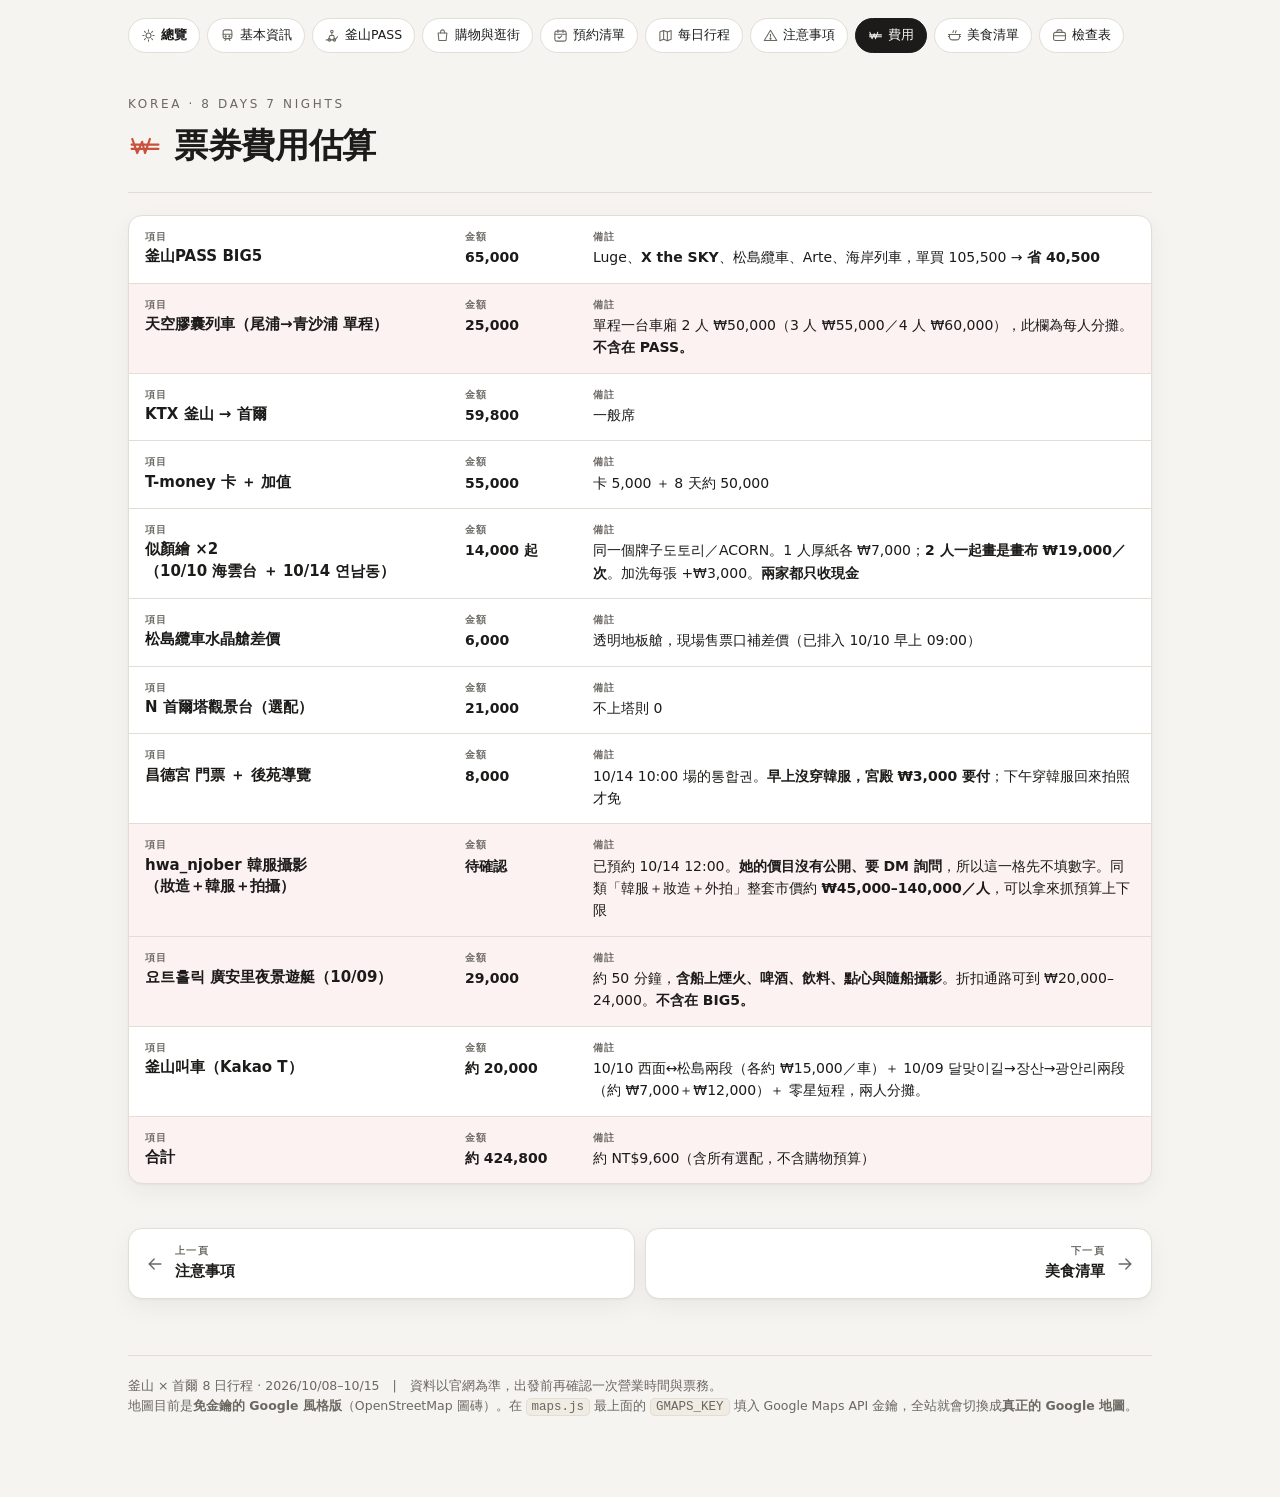
<file: cost.html>
<!DOCTYPE html>
<html lang="zh-Hant">
<head>
<meta charset="utf-8">
<meta name="viewport" content="width=device-width,initial-scale=1">
<title>票券費用估算 · 釜山 × 首爾 8日行程</title>
<link rel="stylesheet" href="style.css">
</head>
<body data-page="cost">
<div class="wrap">
<nav class="sitenav"><a href="index.html" class="home"><svg class="ic"><use href="#i-sun"/></svg>總覽</a><a href="basic.html"><svg class="ic"><use href="#i-subway"/></svg>基本資訊</a><a href="pass.html"><svg class="ic"><use href="#i-luge"/></svg>釜山PASS</a><a href="shopping.html"><svg class="ic"><use href="#i-bag"/></svg>購物與逛街</a><a href="booking.html"><svg class="ic"><use href="#i-cal"/></svg>預約清單</a><a href="itinerary.html"><svg class="ic"><use href="#i-map"/></svg>每日行程</a><a href="notes.html"><svg class="ic"><use href="#i-warn"/></svg>注意事項</a><a href="cost.html" aria-current="page"><svg class="ic"><use href="#i-won"/></svg>費用</a><a href="food.html"><svg class="ic"><use href="#i-pot"/></svg>美食清單</a><a href="packing.html"><svg class="ic"><use href="#i-case"/></svg>檢查表</a></nav>
<header class="pagehead">
  <p class="kicker">Korea · 8 Days 7 Nights</p>
  <h1><svg class="ic"><use href="#i-won"/></svg>票券費用估算</h1>
  
</header>
<div class="rows">
<div class="row">
  <div class="f main"><span class="k">項目</span><span class="v">釜山PASS BIG5</span></div>
  <div class="f amt"><span class="k">金額</span><span class="v">65,000</span></div>
  <div class="f wide"><span class="k">備註</span><span class="v">Luge、<b>X the SKY</b>、松島纜車、Arte、海岸列車，單買 105,500 → <b>省 40,500</b></span></div>
</div>
<div class="row hi">
  <div class="f main"><span class="k">項目</span><span class="v">天空膠囊列車（尾浦→青沙浦 單程）</span></div>
  <div class="f amt"><span class="k">金額</span><span class="v">25,000</span></div>
  <div class="f wide"><span class="k">備註</span><span class="v">單程一台車廂 2 人 ₩50,000（3 人 ₩55,000／4 人 ₩60,000），此欄為每人分攤。<b>不含在 PASS。</b></span></div>
</div>
<div class="row">
  <div class="f main"><span class="k">項目</span><span class="v">KTX 釜山 → 首爾</span></div>
  <div class="f amt"><span class="k">金額</span><span class="v">59,800</span></div>
  <div class="f wide"><span class="k">備註</span><span class="v">一般席</span></div>
</div>
<div class="row">
  <div class="f main"><span class="k">項目</span><span class="v">T-money 卡 ＋ 加值</span></div>
  <div class="f amt"><span class="k">金額</span><span class="v">55,000</span></div>
  <div class="f wide"><span class="k">備註</span><span class="v">卡 5,000 ＋ 8 天約 50,000</span></div>
</div>
<div class="row">
  <div class="f main"><span class="k">項目</span><span class="v">似顏繪 ×2<br>（10/10 海雲台 ＋ 10/14 연남동）</span></div>
  <div class="f amt"><span class="k">金額</span><span class="v">14,000 起</span></div>
  <div class="f wide"><span class="k">備註</span><span class="v">同一個牌子도토리／ACORN。1 人厚紙各 ₩7,000；<b>2 人一起畫是畫布 ₩19,000／次</b>。加洗每張 +₩3,000。<b>兩家都只收現金</b></span></div>
</div>
<div class="row">
  <div class="f main"><span class="k">項目</span><span class="v">松島纜車水晶艙差價</span></div>
  <div class="f amt"><span class="k">金額</span><span class="v">6,000</span></div>
  <div class="f wide"><span class="k">備註</span><span class="v">透明地板艙，現場售票口補差價（已排入 10/10 早上 09:00）</span></div>
</div>
<div class="row">
  <div class="f main"><span class="k">項目</span><span class="v">N 首爾塔觀景台（選配）</span></div>
  <div class="f amt"><span class="k">金額</span><span class="v">21,000</span></div>
  <div class="f wide"><span class="k">備註</span><span class="v">不上塔則 0</span></div>
</div>
<div class="row">
  <div class="f main"><span class="k">項目</span><span class="v">昌德宮 門票 ＋ 後苑導覽</span></div>
  <div class="f amt"><span class="k">金額</span><span class="v">8,000</span></div>
  <div class="f wide"><span class="k">備註</span><span class="v">10/14 10:00 場的통합권。<b>早上沒穿韓服，宮殿 ₩3,000 要付</b>；下午穿韓服回來拍照才免</span></div>
</div>
<div class="row hi">
  <div class="f main"><span class="k">項目</span><span class="v">hwa_njober 韓服攝影<br>（妝造＋韓服＋拍攝）</span></div>
  <div class="f amt"><span class="k">金額</span><span class="v">待確認</span></div>
  <div class="f wide"><span class="k">備註</span><span class="v">已預約 10/14 12:00。<b>她的價目沒有公開、要 DM 詢問</b>，所以這一格先不填數字。同類「韓服＋妝造＋外拍」整套市價約 <b>₩45,000–140,000／人</b>，可以拿來抓預算上下限</span></div>
</div>
<div class="row hi">
  <div class="f main"><span class="k">項目</span><span class="v">요트홀릭 廣安里夜景遊艇（10/09）</span></div>
  <div class="f amt"><span class="k">金額</span><span class="v">29,000</span></div>
  <div class="f wide"><span class="k">備註</span><span class="v">約 50 分鐘，<b>含船上煙火、啤酒、飲料、點心與隨船攝影</b>。折扣通路可到 ₩20,000–24,000。<b>不含在 BIG5。</b></span></div>
</div>
<div class="row">
  <div class="f main"><span class="k">項目</span><span class="v">釜山叫車（Kakao T）</span></div>
  <div class="f amt"><span class="k">金額</span><span class="v">約 20,000</span></div>
  <div class="f wide"><span class="k">備註</span><span class="v">10/10 西面↔松島兩段（各約 ₩15,000／車）＋ 10/09 달맞이길→장산→광안리兩段（約 ₩7,000＋₩12,000）＋ 零星短程，兩人分攤。</span></div>
</div>
<div class="row hi">
  <div class="f main"><span class="k">項目</span><span class="v"><b>合計</b></span></div>
  <div class="f amt"><span class="k">金額</span><span class="v">約 424,800</span></div>
  <div class="f wide"><span class="k">備註</span><span class="v">約 NT$9,600（含所有選配，不含購物預算）</span></div>
</div>
</div>
<nav class="pager"><a class="prev" href="notes.html"><svg class="ic" style="transform:scaleX(-1)"><use href="#i-arrow"/></svg><span><span class="dir">上一頁</span><span class="nm">注意事項</span></span></a><a class="next" href="food.html"><svg class="ic"><use href="#i-arrow"/></svg><span><span class="dir">下一頁</span><span class="nm">美食清單</span></span></a></nav>
<footer>釜山 × 首爾 8 日行程 · 2026/10/08–10/15　|　資料以官網為準，出發前再確認一次營業時間與票務。<br>地圖目前是<b>免金鑰的 Google 風格版</b>（OpenStreetMap 圖磚）。在 <code>maps.js</code> 最上面的 <code>GMAPS_KEY</code> 填入 Google Maps API 金鑰，全站就會切換成<b>真正的 Google 地圖</b>。</footer>
</div>
<script src="app.js"></script>
</body>
</html>
</file>
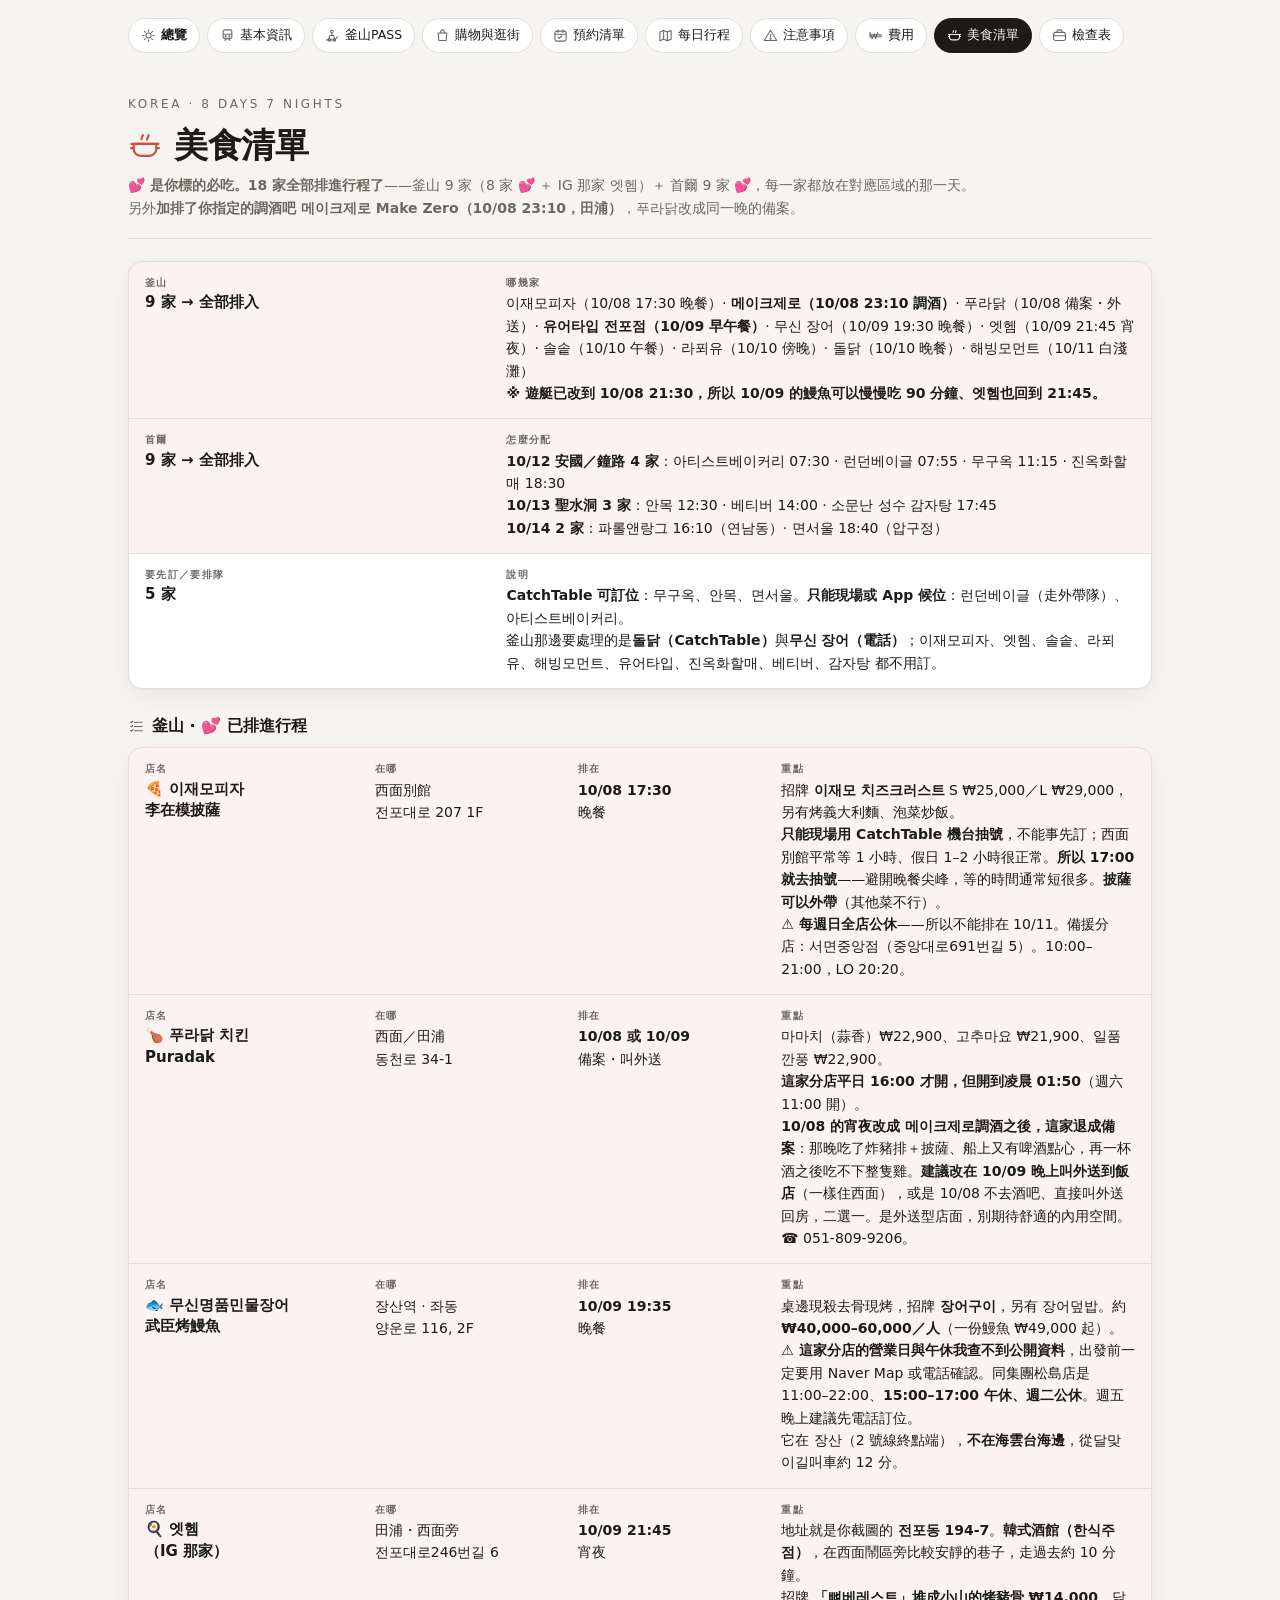
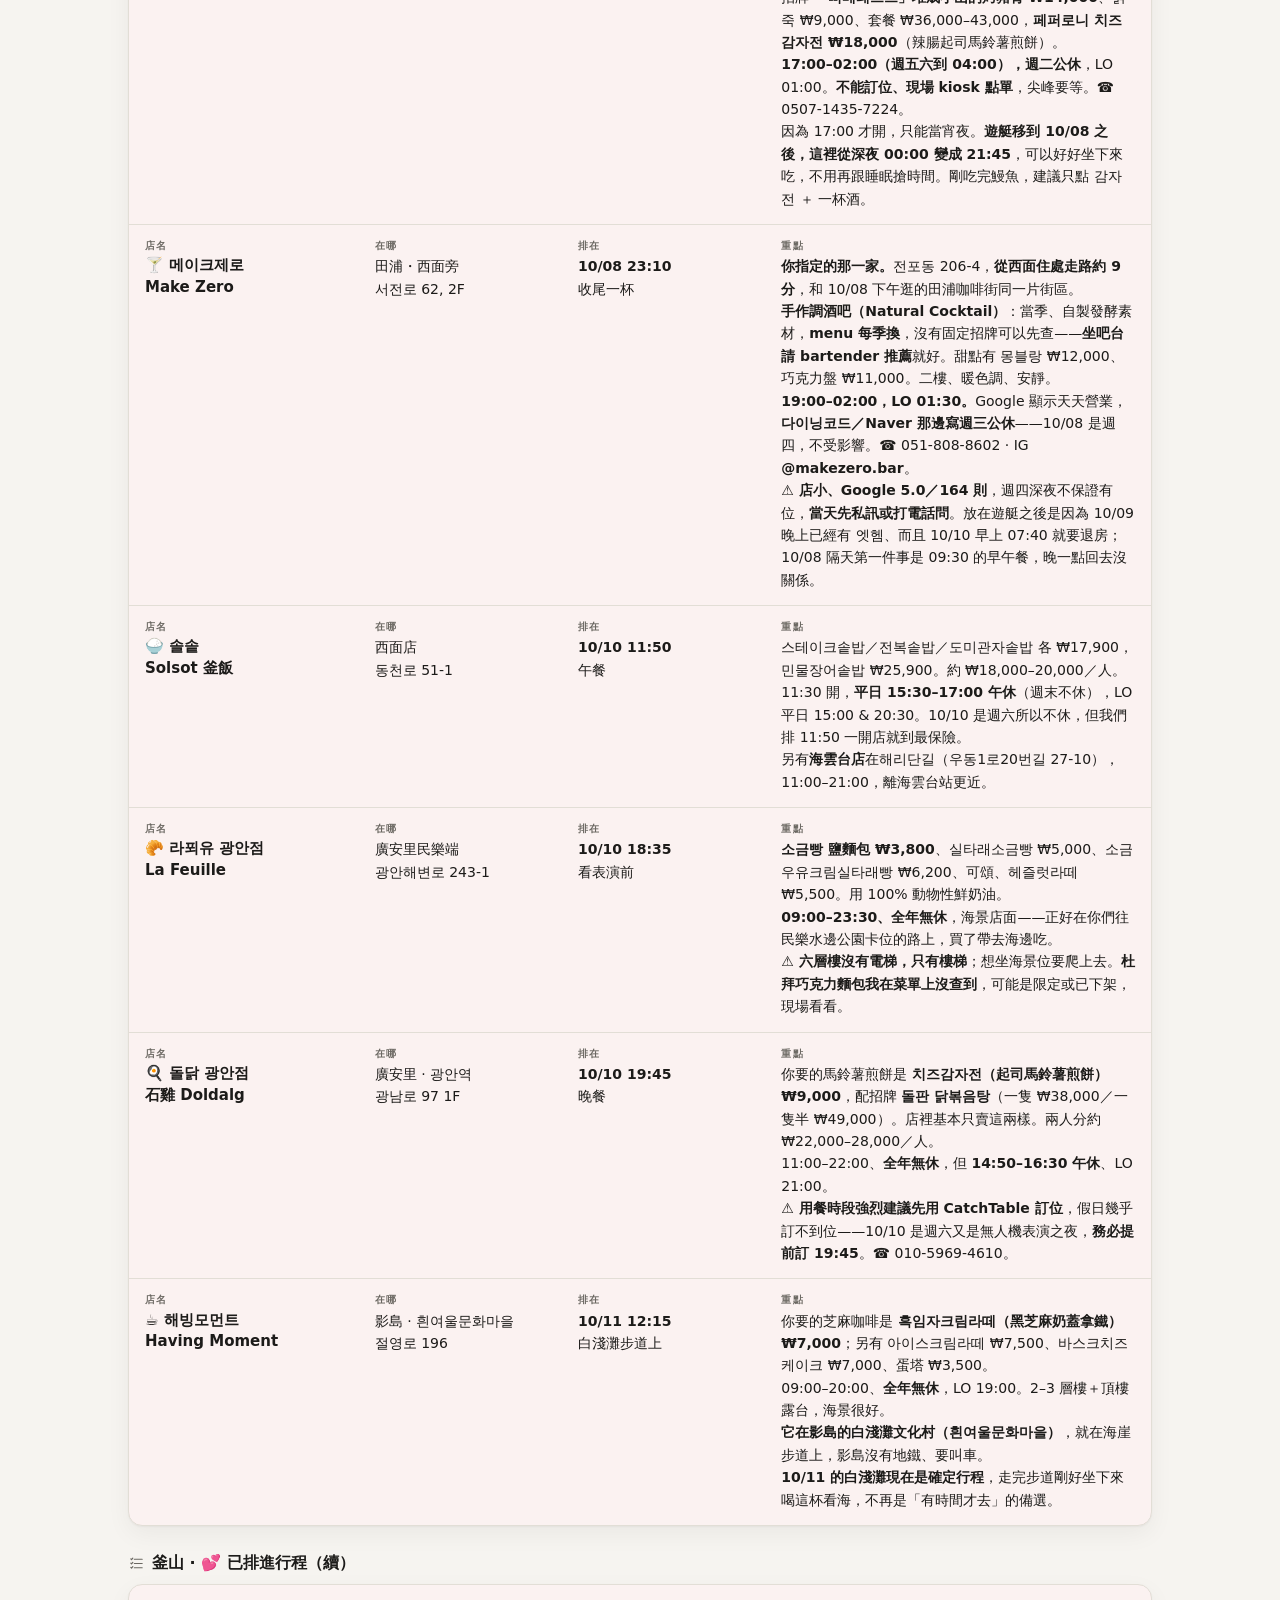
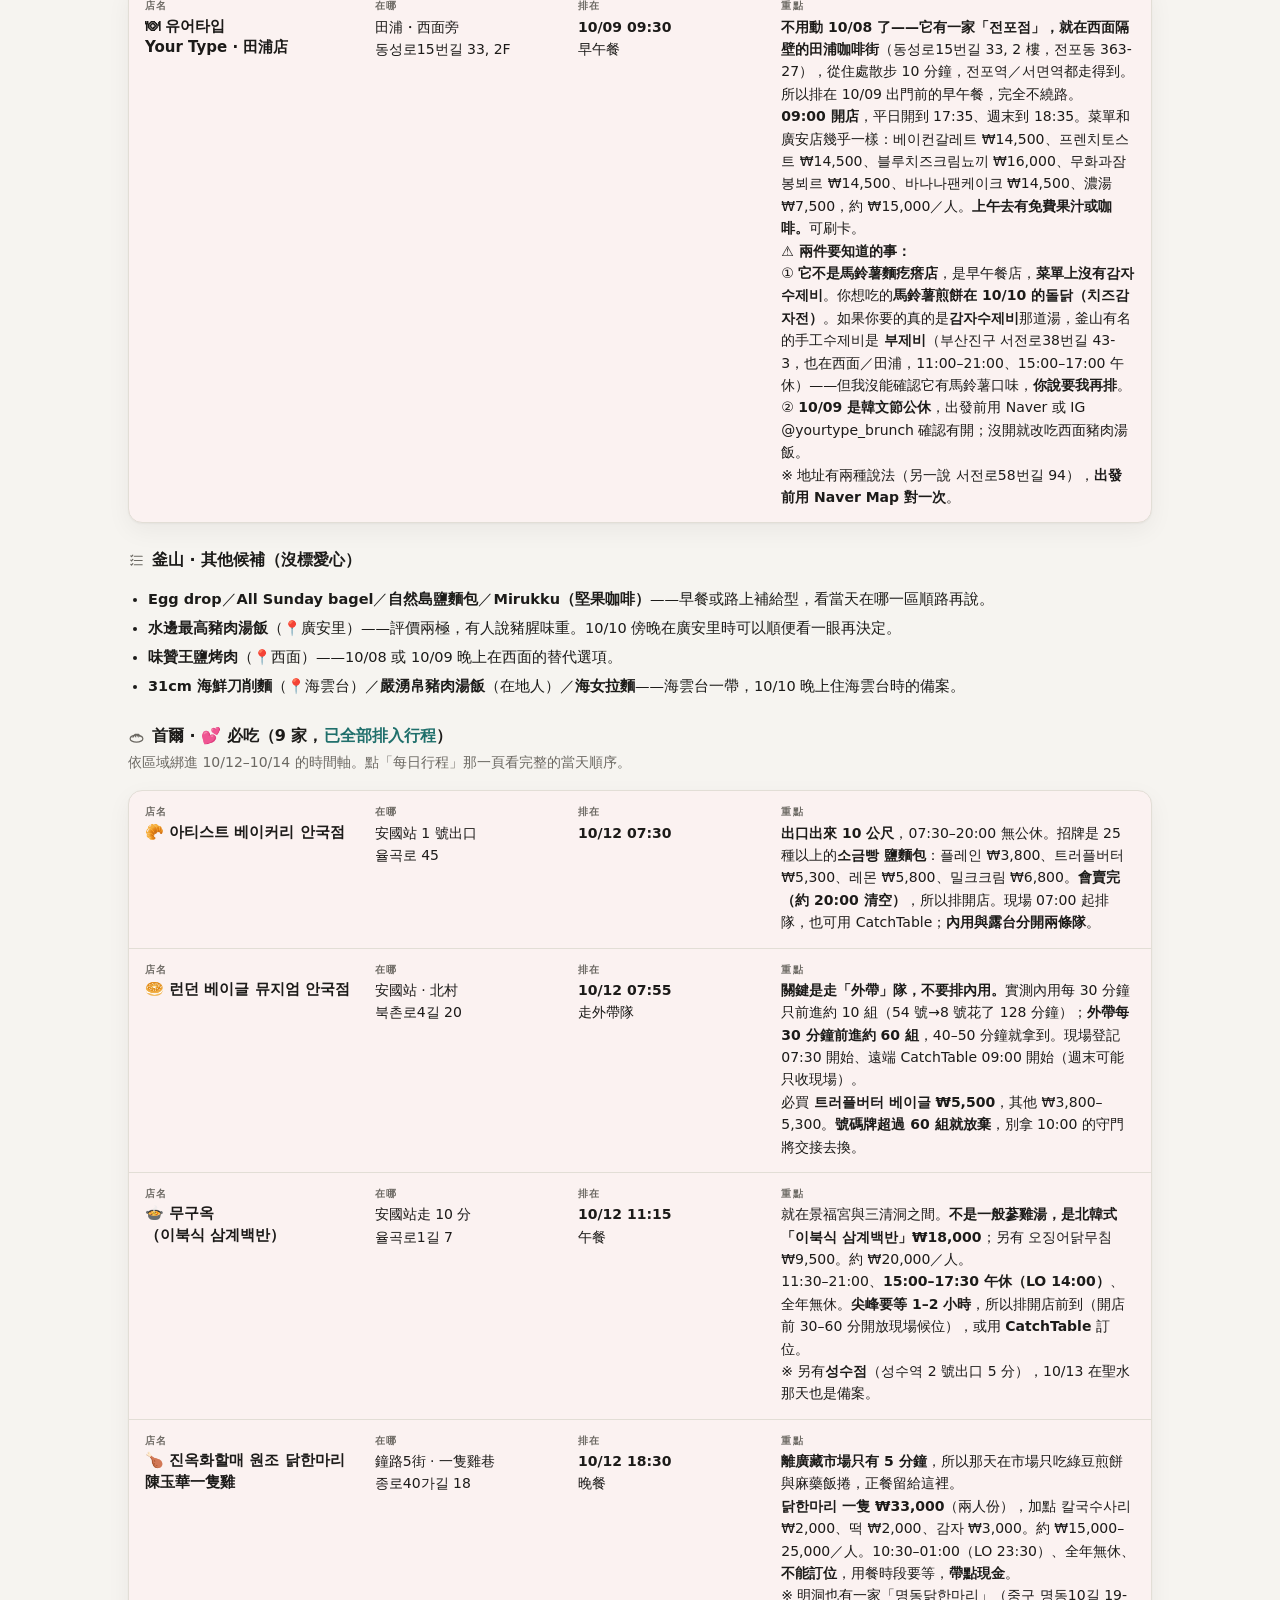
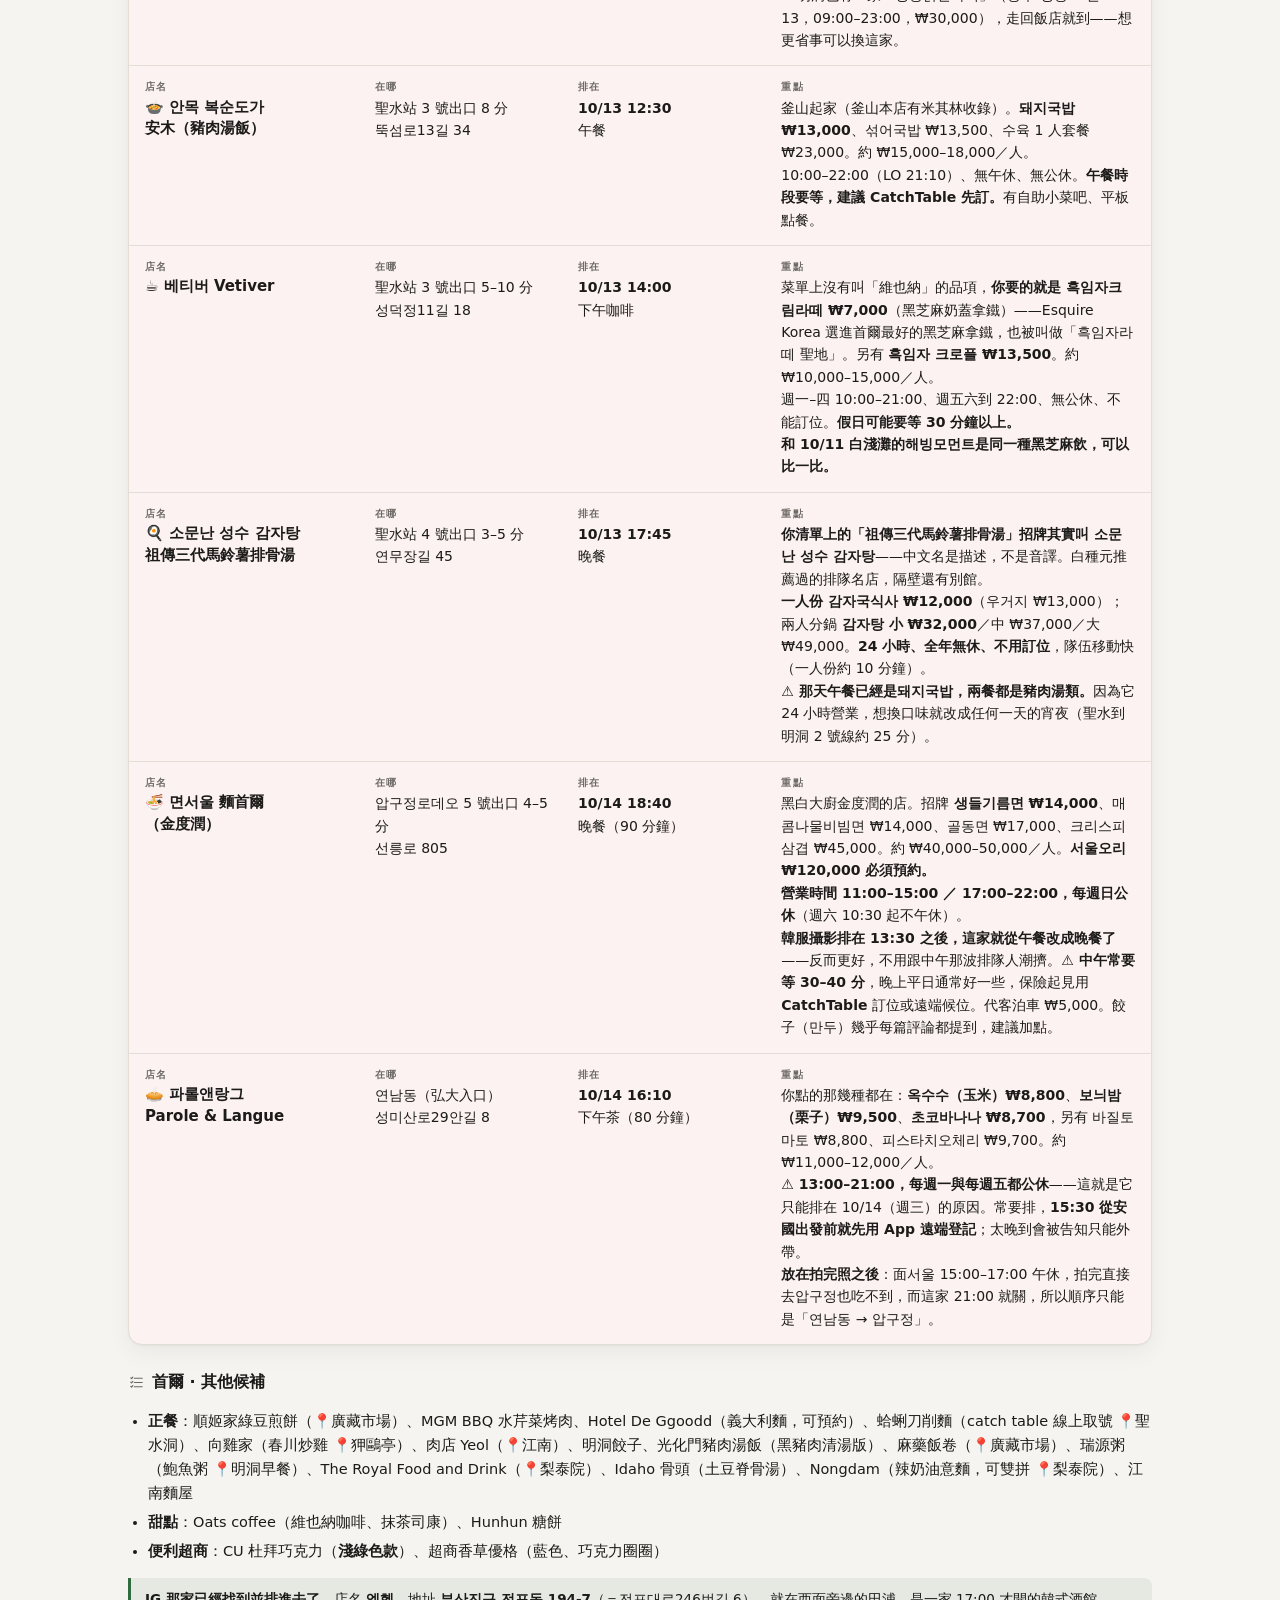
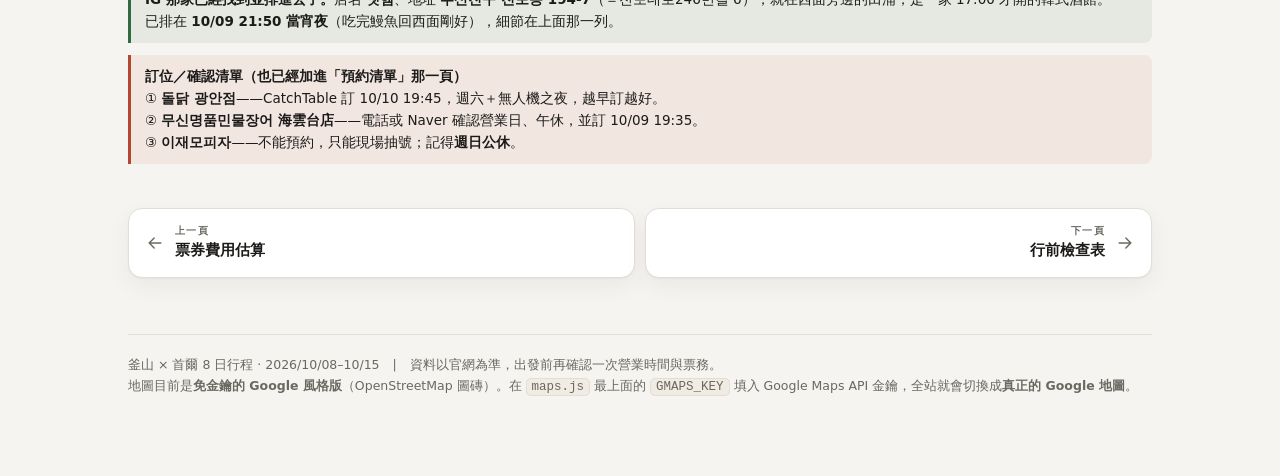
<file: food.html>
<!DOCTYPE html>
<html lang="zh-Hant">
<head>
<meta charset="utf-8">
<meta name="viewport" content="width=device-width,initial-scale=1">
<title>美食清單 · 釜山 × 首爾 8日行程</title>
<link rel="stylesheet" href="style.css">
</head>
<body data-page="food">
<div class="wrap">
<nav class="sitenav"><a href="index.html" class="home"><svg class="ic"><use href="#i-sun"/></svg>總覽</a><a href="basic.html"><svg class="ic"><use href="#i-subway"/></svg>基本資訊</a><a href="pass.html"><svg class="ic"><use href="#i-luge"/></svg>釜山PASS</a><a href="shopping.html"><svg class="ic"><use href="#i-bag"/></svg>購物與逛街</a><a href="booking.html"><svg class="ic"><use href="#i-cal"/></svg>預約清單</a><a href="itinerary.html"><svg class="ic"><use href="#i-map"/></svg>每日行程</a><a href="notes.html"><svg class="ic"><use href="#i-warn"/></svg>注意事項</a><a href="cost.html"><svg class="ic"><use href="#i-won"/></svg>費用</a><a href="food.html" aria-current="page"><svg class="ic"><use href="#i-pot"/></svg>美食清單</a><a href="packing.html"><svg class="ic"><use href="#i-case"/></svg>檢查表</a></nav>
<header class="pagehead">
  <p class="kicker">Korea · 8 Days 7 Nights</p>
  <h1><svg class="ic"><use href="#i-pot"/></svg>美食清單</h1>
  <p class="lede"><b>💕 是你標的必吃。18 家全部排進行程了</b>——釜山 9 家（8 家 💕 ＋ IG 那家 엣헴）＋ 首爾 9 家 💕，每一家都放在對應區域的那一天。<br>另外<b>加排了你指定的調酒吧 메이크제로 Make Zero（10/08 23:10，田浦）</b>，푸라닭改成同一晚的備案。</p>
</header>
<div class="rows" style="margin-bottom:18px">
<div class="row hi">
  <div class="f main"><span class="k">釜山</span><span class="v">9 家 → <b>全部排入</b></span></div>
  <div class="f wide"><span class="k">哪幾家</span><span class="v">이재모피자（10/08 17:30 晚餐）· <b>메이크제로（10/08 23:10 調酒）</b>· 푸라닭（10/08 備案・外送）· <b>유어타입 전포점（10/09 早午餐）</b>· 무신 장어（10/09 19:30 晚餐）· 엣헴（10/09 21:45 宵夜）· 솔솥（10/10 午餐）· 라푀유（10/10 傍晚）· 돌닭（10/10 晚餐）· 해빙모먼트（10/11 白淺灘）<br><b>※ 遊艇已改到 10/08 21:30，所以 10/09 的鰻魚可以慢慢吃 90 分鐘、엣헴也回到 21:45。</b></span></div>
</div>
<div class="row hi">
  <div class="f main"><span class="k">首爾</span><span class="v">9 家 → <b>全部排入</b></span></div>
  <div class="f wide"><span class="k">怎麼分配</span><span class="v"><b>10/12 安國／鐘路 4 家</b>：아티스트베이커리 07:30 · 런던베이글 07:55 · 무구옥 11:15 · 진옥화할매 18:30<br><b>10/13 聖水洞 3 家</b>：안목 12:30 · 베티버 14:00 · 소문난 성수 감자탕 17:45<br><b>10/14 2 家</b>：파롤앤랑그 16:10（연남동）· 면서울 18:40（압구정）</span></div>
</div>
<div class="row">
  <div class="f main"><span class="k">要先訂／要排隊</span><span class="v">5 家</span></div>
  <div class="f wide"><span class="k">說明</span><span class="v"><b>CatchTable 可訂位</b>：무구옥、안목、면서울。<b>只能現場或 App 候位</b>：런던베이글（走外帶隊）、아티스트베이커리。<br>釜山那邊要處理的是<b>돌닭（CatchTable）</b>與<b>무신 장어（電話）</b>；이재모피자、엣헴、솔솥、라푀유、해빙모먼트、유어타입、진옥화할매、베티버、감자탕 都不用訂。</span></div>
</div>
</div>

<h3><svg class="ic"><use href="#i-list"/></svg>釜山 · 💕 已排進行程</h3>
<div class="rows">
<div class="row hi">
  <div class="f main"><span class="k">店名</span><span class="v">🍕 이재모피자<br>李在模披薩</span></div>
  <div class="f"><span class="k">在哪</span><span class="v">西面別館<br>전포대로 207 1F</span></div>
  <div class="f"><span class="k">排在</span><span class="v"><b>10/08 17:30</b><br>晚餐</span></div>
  <div class="f wide"><span class="k">重點</span><span class="v">招牌 <b>이재모 치즈크러스트</b> S ₩25,000／L ₩29,000，另有烤義大利麵、泡菜炒飯。<br><b>只能現場用 CatchTable 機台抽號</b>，不能事先訂；西面別館平常等 1 小時、假日 1–2 小時很正常。<b>所以 17:00 就去抽號</b>——避開晚餐尖峰，等的時間通常短很多。<b>披薩可以外帶</b>（其他菜不行）。<br><b>⚠ 每週日全店公休</b>——所以不能排在 10/11。備援分店：서면중앙점（중앙대로691번길 5）。10:00–21:00，LO 20:20。</span></div>
</div>
<div class="row hi">
  <div class="f main"><span class="k">店名</span><span class="v">🍗 푸라닭 치킨<br>Puradak</span></div>
  <div class="f"><span class="k">在哪</span><span class="v">西面／田浦<br>동천로 34-1</span></div>
  <div class="f"><span class="k">排在</span><span class="v"><b>10/08 或 10/09</b><br>備案・叫外送</span></div>
  <div class="f wide"><span class="k">重點</span><span class="v">마마치（蒜香）₩22,900、고추마요 ₩21,900、일품깐풍 ₩22,900。<br><b>這家分店平日 16:00 才開，但開到凌晨 01:50</b>（週六 11:00 開）。<br><b>10/08 的宵夜改成 메이크제로調酒之後，這家退成備案</b>：那晚吃了炸豬排＋披薩、船上又有啤酒點心，再一杯酒之後吃不下整隻雞。<b>建議改在 10/09 晚上叫外送到飯店</b>（一樣住西面），或是 10/08 不去酒吧、直接叫外送回房，二選一。是外送型店面，別期待舒適的內用空間。☎ 051-809-9206。</span></div>
</div>
<div class="row hi">
  <div class="f main"><span class="k">店名</span><span class="v">🐟 무신명품민물장어<br>武臣烤鰻魚</span></div>
  <div class="f"><span class="k">在哪</span><span class="v">장산역 · 좌동<br>양운로 116, 2F</span></div>
  <div class="f"><span class="k">排在</span><span class="v"><b>10/09 19:35</b><br>晚餐</span></div>
  <div class="f wide"><span class="k">重點</span><span class="v">桌邊現殺去骨現烤，招牌 <b>장어구이</b>，另有 장어덮밥。約 <b>₩40,000–60,000／人</b>（一份鰻魚 ₩49,000 起）。<br><b>⚠ 這家分店的營業日與午休我查不到公開資料</b>，出發前一定要用 Naver Map 或電話確認。同集團松島店是 11:00–22:00、<b>15:00–17:00 午休、週二公休</b>。週五晚上建議先電話訂位。<br>它在 장산（2 號線終點端），<b>不在海雲台海邊</b>，從달맞이길叫車約 12 分。</span></div>
</div>
<div class="row hi">
  <div class="f main"><span class="k">店名</span><span class="v">🍳 엣헴<br>（IG 那家）</span></div>
  <div class="f"><span class="k">在哪</span><span class="v">田浦・西面旁<br>전포대로246번길 6</span></div>
  <div class="f"><span class="k">排在</span><span class="v"><b>10/09 21:45</b><br>宵夜</span></div>
  <div class="f wide"><span class="k">重點</span><span class="v">地址就是你截圖的 <b>전포동 194-7</b>。<b>韓式酒館（한식주점）</b>，在西面鬧區旁比較安靜的巷子，走過去約 10 分鐘。<br>招牌 <b>「뼈베레스트」堆成小山的烤豬骨 ₩14,000</b>、닭죽 ₩9,000、套餐 ₩36,000–43,000，<b>페퍼로니 치즈 감자전 ₩18,000</b>（辣腸起司馬鈴薯煎餅）。<br><b>17:00–02:00（週五六到 04:00），週二公休</b>，LO 01:00。<b>不能訂位、現場 kiosk 點單</b>，尖峰要等。☎ 0507-1435-7224。<br>因為 17:00 才開，只能當宵夜。<b>遊艇移到 10/08 之後，這裡從深夜 00:00 變成 21:45</b>，可以好好坐下來吃，不用再跟睡眠搶時間。剛吃完鰻魚，建議只點 감자전 ＋ 一杯酒。</span></div>
</div>
<div class="row hi">
  <div class="f main"><span class="k">店名</span><span class="v">🍸 메이크제로<br>Make Zero</span></div>
  <div class="f"><span class="k">在哪</span><span class="v">田浦・西面旁<br>서전로 62, 2F</span></div>
  <div class="f"><span class="k">排在</span><span class="v"><b>10/08 23:10</b><br>收尾一杯</span></div>
  <div class="f wide"><span class="k">重點</span><span class="v"><b>你指定的那一家。</b>전포동 206-4，<b>從西面住處走路約 9 分</b>，和 10/08 下午逛的田浦咖啡街同一片街區。<br><b>手作調酒吧（Natural Cocktail）</b>：當季、自製發酵素材，<b>menu 每季換</b>，沒有固定招牌可以先查——<b>坐吧台請 bartender 推薦</b>就好。甜點有 몽블랑 ₩12,000、巧克力盤 ₩11,000。二樓、暖色調、安靜。<br><b>19:00–02:00，LO 01:30。</b>Google 顯示天天營業，<b>다이닝코드／Naver 那邊寫週三公休</b>——10/08 是週四，不受影響。☎ 051-808-8602 · IG <b>@makezero.bar</b>。<br><b>⚠ 店小、Google 5.0／164 則</b>，週四深夜不保證有位，<b>當天先私訊或打電話問</b>。放在遊艇之後是因為 10/09 晚上已經有 엣헴、而且 10/10 早上 07:40 就要退房；10/08 隔天第一件事是 09:30 的早午餐，晚一點回去沒關係。</span></div>
</div>
<div class="row hi">
  <div class="f main"><span class="k">店名</span><span class="v">🍚 솔솥<br>Solsot 釜飯</span></div>
  <div class="f"><span class="k">在哪</span><span class="v">西面店<br>동천로 51-1</span></div>
  <div class="f"><span class="k">排在</span><span class="v"><b>10/10 11:50</b><br>午餐</span></div>
  <div class="f wide"><span class="k">重點</span><span class="v">스테이크솥밥／전복솥밥／도미관자솥밥 各 ₩17,900，민물장어솥밥 ₩25,900。約 ₩18,000–20,000／人。<br>11:30 開，<b>平日 15:30–17:00 午休</b>（週末不休），LO 平日 15:00 & 20:30。10/10 是週六所以不休，但我們排 11:50 一開店就到最保險。<br>另有<b>海雲台店</b>在해리단길（우동1로20번길 27-10），11:00–21:00，離海雲台站更近。</span></div>
</div>
<div class="row hi">
  <div class="f main"><span class="k">店名</span><span class="v">🥐 라푀유 광안점<br>La Feuille</span></div>
  <div class="f"><span class="k">在哪</span><span class="v">廣安里民樂端<br>광안해변로 243-1</span></div>
  <div class="f"><span class="k">排在</span><span class="v"><b>10/10 18:35</b><br>看表演前</span></div>
  <div class="f wide"><span class="k">重點</span><span class="v"><b>소금빵 鹽麵包 ₩3,800</b>、실타래소금빵 ₩5,000、소금우유크림실타래빵 ₩6,200、可頌、헤즐럿라떼 ₩5,500。用 100% 動物性鮮奶油。<br><b>09:00–23:30、全年無休</b>，海景店面——正好在你們往民樂水邊公園卡位的路上，買了帶去海邊吃。<br><b>⚠ 六層樓沒有電梯，只有樓梯</b>；想坐海景位要爬上去。<b>杜拜巧克力麵包我在菜單上沒查到</b>，可能是限定或已下架，現場看看。</span></div>
</div>
<div class="row hi">
  <div class="f main"><span class="k">店名</span><span class="v">🍳 돌닭 광안점<br>石雞 Doldalg</span></div>
  <div class="f"><span class="k">在哪</span><span class="v">廣安里 · 광안역<br>광남로 97 1F</span></div>
  <div class="f"><span class="k">排在</span><span class="v"><b>10/10 19:45</b><br>晚餐</span></div>
  <div class="f wide"><span class="k">重點</span><span class="v">你要的馬鈴薯煎餅是 <b>치즈감자전（起司馬鈴薯煎餅）₩9,000</b>，配招牌 <b>돌판 닭볶음탕</b>（一隻 ₩38,000／一隻半 ₩49,000）。店裡基本只賣這兩樣。兩人分約 ₩22,000–28,000／人。<br>11:00–22:00、<b>全年無休</b>，但 <b>14:50–16:30 午休</b>、LO 21:00。<br><b>⚠ 用餐時段強烈建議先用 CatchTable 訂位</b>，假日幾乎訂不到位——10/10 是週六又是無人機表演之夜，<b>務必提前訂 19:45</b>。☎ 010-5969-4610。</span></div>
</div>
<div class="row hi">
  <div class="f main"><span class="k">店名</span><span class="v">☕ 해빙모먼트<br>Having Moment</span></div>
  <div class="f"><span class="k">在哪</span><span class="v">影島 · 흰여울문화마을<br>절영로 196</span></div>
  <div class="f"><span class="k">排在</span><span class="v"><b>10/11 12:15</b><br>白淺灘步道上</span></div>
  <div class="f wide"><span class="k">重點</span><span class="v">你要的芝麻咖啡是 <b>흑임자크림라떼（黑芝麻奶蓋拿鐵）₩7,000</b>；另有 아이스크림라떼 ₩7,500、바스크치즈케이크 ₩7,000、蛋塔 ₩3,500。<br>09:00–20:00、<b>全年無休</b>，LO 19:00。2–3 層樓＋頂樓露台，海景很好。<br><b>它在影島的白淺灘文化村（흰여울문화마을）</b>，就在海崖步道上，影島沒有地鐵、要叫車。<br><b>10/11 的白淺灘現在是確定行程</b>，走完步道剛好坐下來喝這杯看海，不再是「有時間才去」的備選。</span></div>
</div>
</div>

<h3><svg class="ic"><use href="#i-list"/></svg>釜山 · 💕 已排進行程（續）</h3>
<div class="rows">
<div class="row hi">
  <div class="f main"><span class="k">店名</span><span class="v">🍽 유어타입<br>Your Type · 田浦店</span></div>
  <div class="f"><span class="k">在哪</span><span class="v">田浦・西面旁<br>동성로15번길 33, 2F</span></div>
  <div class="f"><span class="k">排在</span><span class="v"><b>10/09 09:30</b><br>早午餐</span></div>
  <div class="f wide"><span class="k">重點</span><span class="v"><b>不用動 10/08 了——它有一家「전포점」，就在西面隔壁的田浦咖啡街</b>（동성로15번길 33, 2 樓，전포동 363-27），從住處散步 10 分鐘，전포역／서면역都走得到。所以排在 10/09 出門前的早午餐，完全不繞路。<br><b>09:00 開店</b>，平日開到 17:35、週末到 18:35。菜單和廣安店幾乎一樣：베이컨갈레트 ₩14,500、프렌치토스트 ₩14,500、블루치즈크림뇨끼 ₩16,000、무화과잠봉뵈르 ₩14,500、바나나팬케이크 ₩14,500、濃湯 ₩7,500，約 ₩15,000／人。<b>上午去有免費果汁或咖啡。</b>可刷卡。<br><b>⚠ 兩件要知道的事：</b><br>① <b>它不是馬鈴薯麵疙瘩店</b>，是早午餐店，<b>菜單上沒有감자수제비</b>。你想吃的<b>馬鈴薯煎餅在 10/10 的돌닭（치즈감자전）</b>。如果你要的真的是<b>감자수제비</b>那道湯，釜山有名的手工수제비是 <b>부제비</b>（부산진구 서전로38번길 43-3，也在西面／田浦，11:00–21:00、15:00–17:00 午休）——但我沒能確認它有馬鈴薯口味，<b>你說要我再排</b>。<br>② <b>10/09 是韓文節公休</b>，出發前用 Naver 或 IG @yourtype_brunch 確認有開；沒開就改吃西面豬肉湯飯。<br>※ 地址有兩種說法（另一說 서전로58번길 94），<b>出發前用 Naver Map 對一次</b>。</span></div>
</div>
</div>

<h3><svg class="ic"><use href="#i-list"/></svg>釜山 · 其他候補（沒標愛心）</h3>
<ul class="bul">
<li><b>Egg drop</b>／<b>All Sunday bagel</b>／<b>自然島鹽麵包</b>／<b>Mirukku（堅果咖啡）</b>——早餐或路上補給型，看當天在哪一區順路再說。</li>
<li><b>水邊最高豬肉湯飯</b>（📍廣安里）——評價兩極，有人說豬腥味重。10/10 傍晚在廣安里時可以順便看一眼再決定。</li>
<li><b>味贊王鹽烤肉</b>（📍西面）——10/08 或 10/09 晚上在西面的替代選項。</li>
<li><b>31cm 海鮮刀削麵</b>（📍海雲台）／<b>嚴湧帛豬肉湯飯</b>（在地人）／<b>海女拉麵</b>——海雲台一帶，10/10 晚上住海雲台時的備案。</li>
</ul>

<h3><svg class="ic"><use href="#i-katsu"/></svg>首爾 · 💕 必吃（9 家，<span style="color:var(--busan)">已全部排入行程</span>）</h3>
<p class="sec-sub" style="margin-top:-6px">依區域綁進 10/12–10/14 的時間軸。點「每日行程」那一頁看完整的當天順序。</p>
<div class="rows">
<div class="row hi">
  <div class="f main"><span class="k">店名</span><span class="v">🥐 아티스트 베이커리 안국점</span></div>
  <div class="f"><span class="k">在哪</span><span class="v">安國站 1 號出口<br>율곡로 45</span></div>
  <div class="f"><span class="k">排在</span><span class="v"><b>10/12 07:30</b></span></div>
  <div class="f wide"><span class="k">重點</span><span class="v"><b>出口出來 10 公尺</b>，07:30–20:00 無公休。招牌是 25 種以上的<b>소금빵 鹽麵包</b>：플레인 ₩3,800、트러플버터 ₩5,300、레몬 ₩5,800、밀크크림 ₩6,800。<b>會賣完（約 20:00 清空）</b>，所以排開店。現場 07:00 起排隊，也可用 CatchTable；<b>內用與露台分開兩條隊</b>。</span></div>
</div>
<div class="row hi">
  <div class="f main"><span class="k">店名</span><span class="v">🥯 런던 베이글 뮤지엄 안국점</span></div>
  <div class="f"><span class="k">在哪</span><span class="v">安國站 · 北村<br>북촌로4길 20</span></div>
  <div class="f"><span class="k">排在</span><span class="v"><b>10/12 07:55</b><br>走外帶隊</span></div>
  <div class="f wide"><span class="k">重點</span><span class="v"><b>關鍵是走「外帶」隊，不要排內用。</b>實測內用每 30 分鐘只前進約 10 組（54 號→8 號花了 128 分鐘）；<b>外帶每 30 分鐘前進約 60 組</b>，40–50 分鐘就拿到。現場登記 07:30 開始、遠端 CatchTable 09:00 開始（週末可能只收現場）。<br>必買 <b>트러플버터 베이글 ₩5,500</b>，其他 ₩3,800–5,300。<b>號碼牌超過 60 組就放棄</b>，別拿 10:00 的守門將交接去換。</span></div>
</div>
<div class="row hi">
  <div class="f main"><span class="k">店名</span><span class="v">🍲 무구옥<br>（이북식 삼계백반）</span></div>
  <div class="f"><span class="k">在哪</span><span class="v">安國站走 10 分<br>율곡로1길 7</span></div>
  <div class="f"><span class="k">排在</span><span class="v"><b>10/12 11:15</b><br>午餐</span></div>
  <div class="f wide"><span class="k">重點</span><span class="v">就在景福宮與三清洞之間。<b>不是一般蔘雞湯，是北韓式「이북식 삼계백반」₩18,000</b>；另有 오징어닭무침 ₩9,500。約 ₩20,000／人。<br>11:30–21:00、<b>15:00–17:30 午休（LO 14:00）</b>、全年無休。<b>尖峰要等 1–2 小時</b>，所以排開店前到（開店前 30–60 分開放現場候位），或用 <b>CatchTable</b> 訂位。<br>※ 另有<b>성수점</b>（성수역 2 號出口 5 分），10/13 在聖水那天也是備案。</span></div>
</div>
<div class="row hi">
  <div class="f main"><span class="k">店名</span><span class="v">🍗 진옥화할매 원조 닭한마리<br>陳玉華一隻雞</span></div>
  <div class="f"><span class="k">在哪</span><span class="v">鐘路5街 · 一隻雞巷<br>종로40가길 18</span></div>
  <div class="f"><span class="k">排在</span><span class="v"><b>10/12 18:30</b><br>晚餐</span></div>
  <div class="f wide"><span class="k">重點</span><span class="v"><b>離廣藏市場只有 5 分鐘</b>，所以那天在市場只吃綠豆煎餅與麻藥飯捲，正餐留給這裡。<br><b>닭한마리 一隻 ₩33,000</b>（兩人份），加點 칼국수사리 ₩2,000、떡 ₩2,000、감자 ₩3,000。約 ₩15,000–25,000／人。10:30–01:00（LO 23:30）、全年無休、<b>不能訂位</b>，用餐時段要等，<b>帶點現金</b>。<br>※ 明洞也有一家「명동닭한마리」（중구 명동10길 19-13，09:00–23:00，₩30,000），走回飯店就到——想更省事可以換這家。</span></div>
</div>
<div class="row hi">
  <div class="f main"><span class="k">店名</span><span class="v">🍲 안목 복순도가<br>安木（豬肉湯飯）</span></div>
  <div class="f"><span class="k">在哪</span><span class="v">聖水站 3 號出口 8 分<br>뚝섬로13길 34</span></div>
  <div class="f"><span class="k">排在</span><span class="v"><b>10/13 12:30</b><br>午餐</span></div>
  <div class="f wide"><span class="k">重點</span><span class="v">釜山起家（釜山本店有米其林收錄）。<b>돼지국밥 ₩13,000</b>、섞어국밥 ₩13,500、수육 1 人套餐 ₩23,000。約 ₩15,000–18,000／人。<br>10:00–22:00（LO 21:10）、無午休、無公休。<b>午餐時段要等，建議 CatchTable 先訂。</b>有自助小菜吧、平板點餐。</span></div>
</div>
<div class="row hi">
  <div class="f main"><span class="k">店名</span><span class="v">☕ 베티버 Vetiver</span></div>
  <div class="f"><span class="k">在哪</span><span class="v">聖水站 3 號出口 5–10 分<br>성덕정11길 18</span></div>
  <div class="f"><span class="k">排在</span><span class="v"><b>10/13 14:00</b><br>下午咖啡</span></div>
  <div class="f wide"><span class="k">重點</span><span class="v">菜單上沒有叫「維也納」的品項，<b>你要的就是 흑임자크림라떼 ₩7,000</b>（黑芝麻奶蓋拿鐵）——Esquire Korea 選進首爾最好的黑芝麻拿鐵，也被叫做「흑임자라떼 聖地」。另有 <b>흑임자 크로플 ₩13,500</b>。約 ₩10,000–15,000／人。<br>週一–四 10:00–21:00、週五六到 22:00、無公休、不能訂位。<b>假日可能要等 30 分鐘以上。</b><br><b>和 10/11 白淺灘的해빙모먼트是同一種黑芝麻飲，可以比一比。</b></span></div>
</div>
<div class="row hi">
  <div class="f main"><span class="k">店名</span><span class="v">🍳 소문난 성수 감자탕<br>祖傳三代馬鈴薯排骨湯</span></div>
  <div class="f"><span class="k">在哪</span><span class="v">聖水站 4 號出口 3–5 分<br>연무장길 45</span></div>
  <div class="f"><span class="k">排在</span><span class="v"><b>10/13 17:45</b><br>晚餐</span></div>
  <div class="f wide"><span class="k">重點</span><span class="v"><b>你清單上的「祖傳三代馬鈴薯排骨湯」招牌其實叫 소문난 성수 감자탕</b>——中文名是描述，不是音譯。白種元推薦過的排隊名店，隔壁還有別館。<br><b>一人份 감자국식사 ₩12,000</b>（우거지 ₩13,000）；兩人分鍋 <b>감자탕 小 ₩32,000</b>／中 ₩37,000／大 ₩49,000。<b>24 小時、全年無休、不用訂位</b>，隊伍移動快（一人份約 10 分鐘）。<br><b>⚠ 那天午餐已經是돼지국밥，兩餐都是豬肉湯類。</b>因為它 24 小時營業，想換口味就改成任何一天的宵夜（聖水到明洞 2 號線約 25 分）。</span></div>
</div>
<div class="row hi">
  <div class="f main"><span class="k">店名</span><span class="v">🍜 면서울 麵首爾<br>（金度潤）</span></div>
  <div class="f"><span class="k">在哪</span><span class="v">압구정로데오 5 號出口 4–5 分<br>선릉로 805</span></div>
  <div class="f"><span class="k">排在</span><span class="v"><b>10/14 18:40</b><br>晚餐（90 分鐘）</span></div>
  <div class="f wide"><span class="k">重點</span><span class="v">黑白大廚金度潤的店。招牌 <b>생들기름면 ₩14,000</b>、매콤나물비빔면 ₩14,000、골동면 ₩17,000、크리스피 삼겹 ₩45,000。約 ₩40,000–50,000／人。<b>서울오리 ₩120,000 必須預約。</b><br><b>營業時間 11:00–15:00 ／ 17:00–22:00，每週日公休</b>（週六 10:30 起不午休）。<br><b>韓服攝影排在 13:30 之後，這家就從午餐改成晚餐了</b>——反而更好，不用跟中午那波排隊人潮擠。<b>⚠ 中午常要等 30–40 分</b>，晚上平日通常好一些，保險起見用 <b>CatchTable</b> 訂位或遠端候位。代客泊車 ₩5,000。餃子（만두）幾乎每篇評論都提到，建議加點。</span></div>
</div>
<div class="row hi">
  <div class="f main"><span class="k">店名</span><span class="v">🥧 파롤앤랑그<br>Parole &amp; Langue</span></div>
  <div class="f"><span class="k">在哪</span><span class="v">연남동（弘大入口）<br>성미산로29안길 8</span></div>
  <div class="f"><span class="k">排在</span><span class="v"><b>10/14 16:10</b><br>下午茶（80 分鐘）</span></div>
  <div class="f wide"><span class="k">重點</span><span class="v">你點的那幾種都在：<b>옥수수（玉米）₩8,800</b>、<b>보늬밤（栗子）₩9,500</b>、<b>초코바나나 ₩8,700</b>，另有 바질토마토 ₩8,800、피스타치오체리 ₩9,700。約 ₩11,000–12,000／人。<br><b>⚠ 13:00–21:00，每週一與每週五都公休</b>——這就是它只能排在 10/14（週三）的原因。常要排，<b>15:30 從安國出發前就先用 App 遠端登記</b>；太晚到會被告知只能外帶。<br><b>放在拍完照之後</b>：面서울 15:00–17:00 午休，拍完直接去압구정也吃不到，而這家 21:00 就關，所以順序只能是「연남동 → 압구정」。</span></div>
</div>
</div>

<h3><svg class="ic"><use href="#i-list"/></svg>首爾 · 其他候補</h3>
<ul class="bul">
<li><b>正餐</b>：順姬家綠豆煎餅（📍廣藏市場）、MGM BBQ 水芹菜烤肉、Hotel De Ggoodd（義大利麵，可預約）、蛤蜊刀削麵（catch table 線上取號 📍聖水洞）、向雞家（春川炒雞 📍狎鷗亭）、肉店 Yeol（📍江南）、明洞餃子、光化門豬肉湯飯（黑豬肉清湯版）、麻藥飯卷（📍廣藏市場）、瑞源粥（鮑魚粥 📍明洞早餐）、The Royal Food and Drink（📍梨泰院）、Idaho 骨頭（土豆脊骨湯）、Nongdam（辣奶油意麵，可雙拼 📍梨泰院）、江南麵屋</li>
<li><b>甜點</b>：Oats coffee（維也納咖啡、抹茶司康）、Hunhun 糖餅</li>
<li><b>便利超商</b>：CU 杜拜巧克力（<b>淺綠色款</b>）、超商香草優格（藍色、巧克力圈圈）</li>
</ul>

<div class="note ok">
<b>IG 那家已經找到並排進去了。</b>店名 <b>엣헴</b>、地址 <b>부산진구 전포동 194-7</b>（＝전포대로246번길 6），就在西面旁邊的田浦，是一家 17:00 才開的韓式酒館。<br>
已排在 <b>10/09 21:50 當宵夜</b>（吃完鰻魚回西面剛好），細節在上面那一列。
</div>

<div class="note">
<b>訂位／確認清單（也已經加進「預約清單」那一頁）</b><br>
① <b>돌닭 광안점</b>——CatchTable 訂 10/10 19:45，週六＋無人機之夜，越早訂越好。<br>
② <b>무신명품민물장어 海雲台店</b>——電話或 Naver 確認營業日、午休，並訂 10/09 19:35。<br>
③ <b>이재모피자</b>——不能預約，只能現場抽號；記得<b>週日公休</b>。
</div>
<nav class="pager"><a class="prev" href="cost.html"><svg class="ic" style="transform:scaleX(-1)"><use href="#i-arrow"/></svg><span><span class="dir">上一頁</span><span class="nm">票券費用估算</span></span></a><a class="next" href="packing.html"><svg class="ic"><use href="#i-arrow"/></svg><span><span class="dir">下一頁</span><span class="nm">行前檢查表</span></span></a></nav>
<footer>釜山 × 首爾 8 日行程 · 2026/10/08–10/15　|　資料以官網為準，出發前再確認一次營業時間與票務。<br>地圖目前是<b>免金鑰的 Google 風格版</b>（OpenStreetMap 圖磚）。在 <code>maps.js</code> 最上面的 <code>GMAPS_KEY</code> 填入 Google Maps API 金鑰，全站就會切換成<b>真正的 Google 地圖</b>。</footer>
</div>
<script src="app.js"></script>
</body>
</html>
</file>
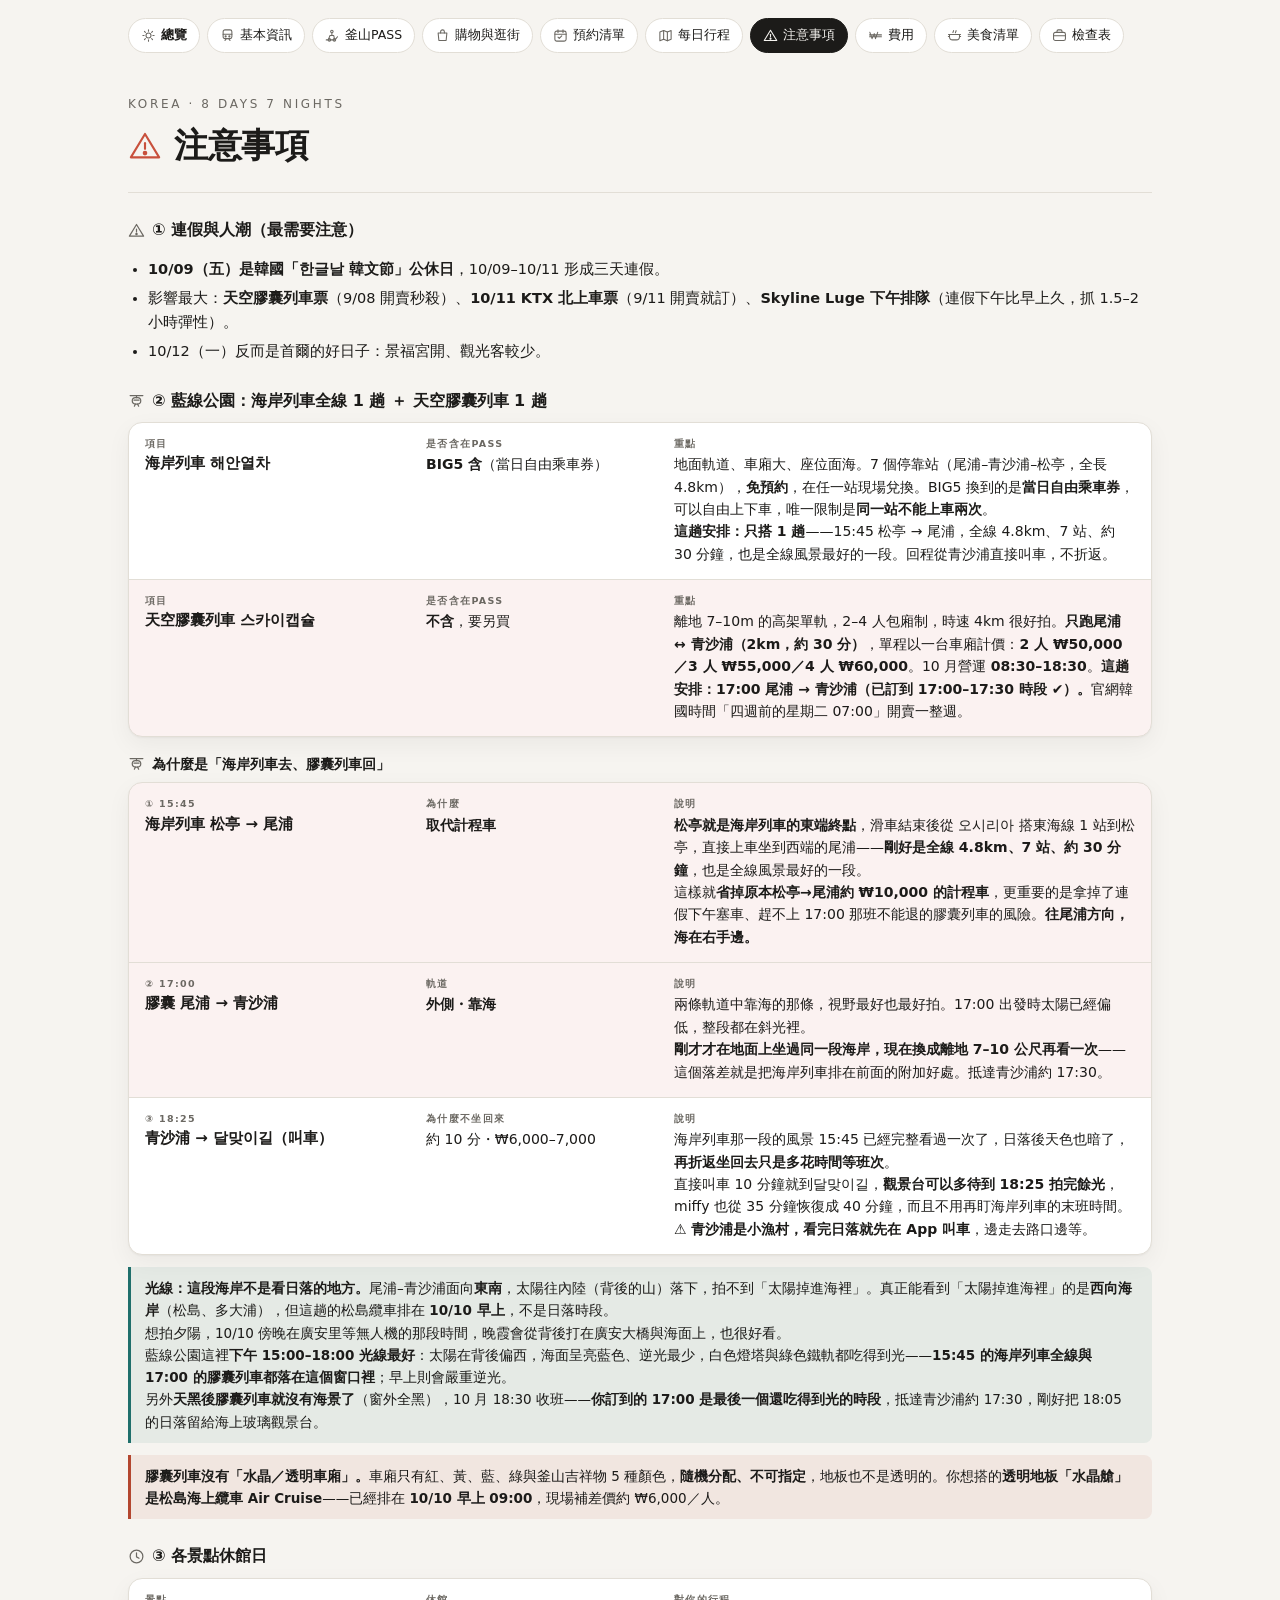
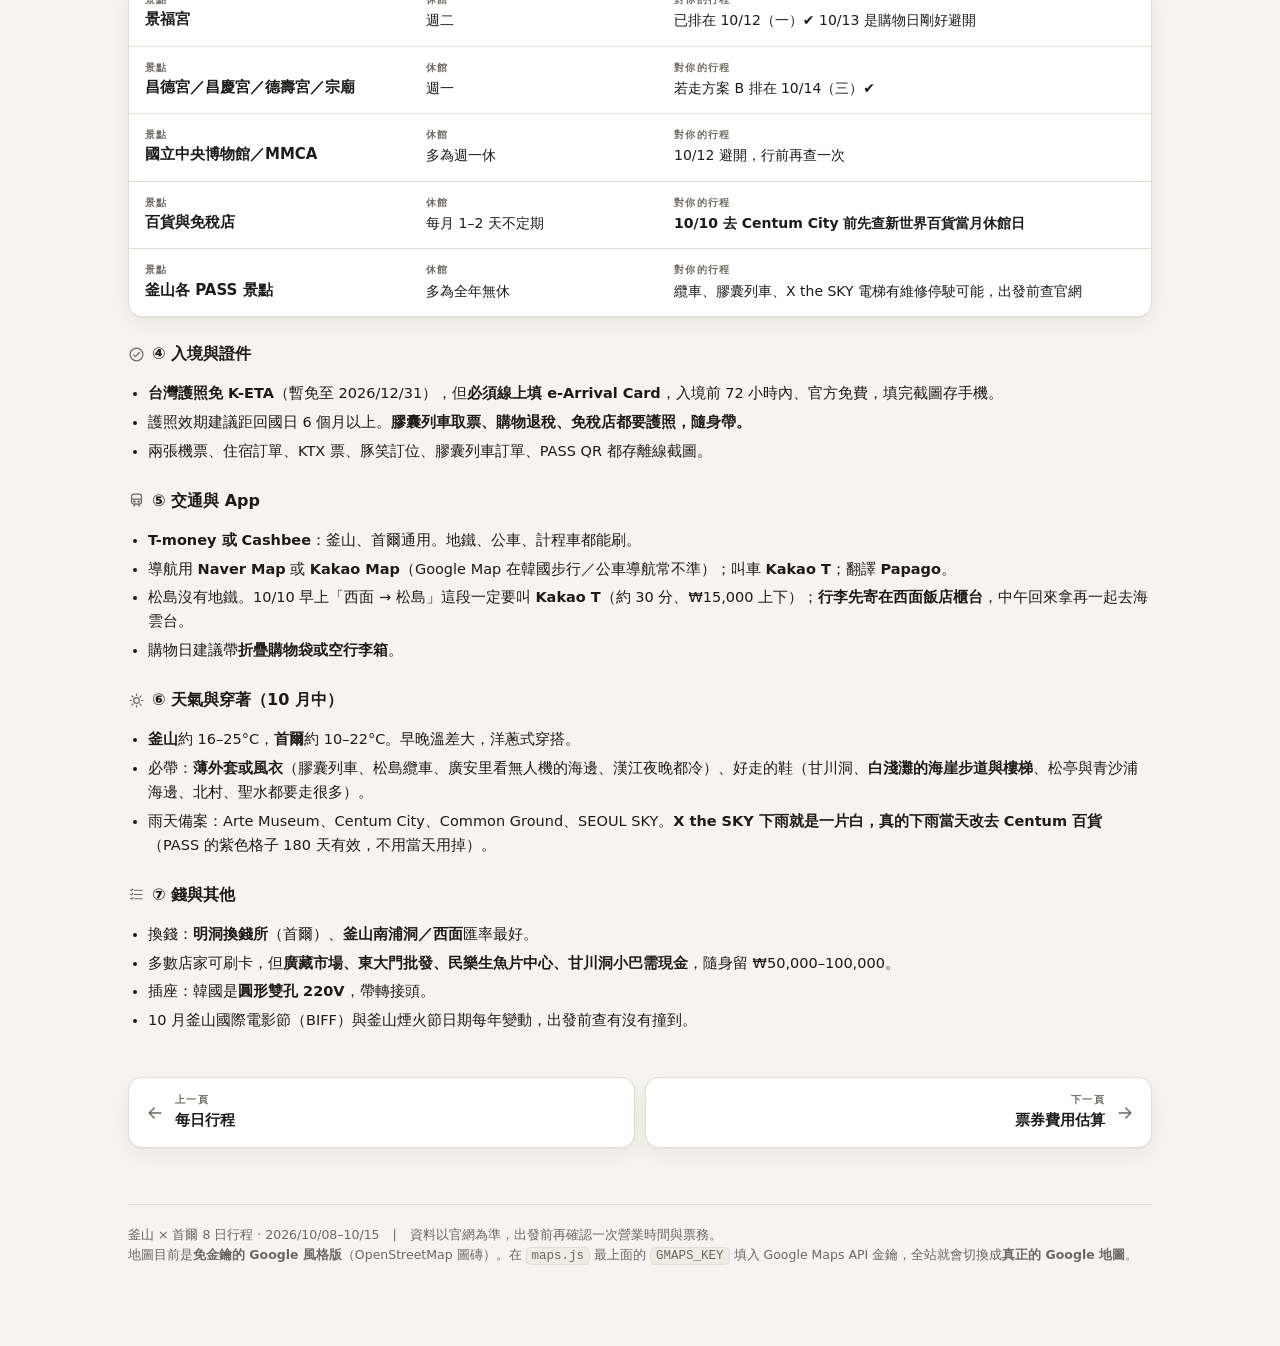
<file: notes.html>
<!DOCTYPE html>
<html lang="zh-Hant">
<head>
<meta charset="utf-8">
<meta name="viewport" content="width=device-width,initial-scale=1">
<title>注意事項 · 釜山 × 首爾 8日行程</title>
<link rel="stylesheet" href="style.css">
</head>
<body data-page="notes">
<div class="wrap">
<nav class="sitenav"><a href="index.html" class="home"><svg class="ic"><use href="#i-sun"/></svg>總覽</a><a href="basic.html"><svg class="ic"><use href="#i-subway"/></svg>基本資訊</a><a href="pass.html"><svg class="ic"><use href="#i-luge"/></svg>釜山PASS</a><a href="shopping.html"><svg class="ic"><use href="#i-bag"/></svg>購物與逛街</a><a href="booking.html"><svg class="ic"><use href="#i-cal"/></svg>預約清單</a><a href="itinerary.html"><svg class="ic"><use href="#i-map"/></svg>每日行程</a><a href="notes.html" aria-current="page"><svg class="ic"><use href="#i-warn"/></svg>注意事項</a><a href="cost.html"><svg class="ic"><use href="#i-won"/></svg>費用</a><a href="food.html"><svg class="ic"><use href="#i-pot"/></svg>美食清單</a><a href="packing.html"><svg class="ic"><use href="#i-case"/></svg>檢查表</a></nav>
<header class="pagehead">
  <p class="kicker">Korea · 8 Days 7 Nights</p>
  <h1><svg class="ic"><use href="#i-warn"/></svg>注意事項</h1>
  
</header>
<h3><svg class="ic"><use href="#i-warn"/></svg>① 連假與人潮（最需要注意）</h3>
<ul class="bul">
<li><b>10/09（五）是韓國「한글날 韓文節」公休日</b>，10/09–10/11 形成三天連假。</li>
<li>影響最大：<b>天空膠囊列車票</b>（9/08 開賣秒殺）、<b>10/11 KTX 北上車票</b>（9/11 開賣就訂）、<b>Skyline Luge 下午排隊</b>（連假下午比早上久，抓 1.5–2 小時彈性）。</li>
<li>10/12（一）反而是首爾的好日子：景福宮開、觀光客較少。</li>
</ul>

<h3><svg class="ic"><use href="#i-capsule"/></svg>② 藍線公園：海岸列車全線 1 趟 ＋ 天空膠囊列車 1 趟</h3>
<div class="rows">
<div class="row">
  <div class="f main"><span class="k">項目</span><span class="v">海岸列車 해안열차</span></div>
  <div class="f"><span class="k">是否含在PASS</span><span class="v"><b>BIG5 含</b>（當日自由乘車券）</span></div>
  <div class="f wide"><span class="k">重點</span><span class="v">地面軌道、車廂大、座位面海。7 個停靠站（尾浦–青沙浦–松亭，全長 4.8km），<b>免預約</b>，在任一站現場兌換。BIG5 換到的是<b>當日自由乘車券</b>，可以自由上下車，唯一限制是<b>同一站不能上車兩次</b>。<br><b>這趟安排：只搭 1 趟</b>——15:45 松亭 → 尾浦，全線 4.8km、7 站、約 30 分鐘，也是全線風景最好的一段。回程從青沙浦直接叫車，不折返。</span></div>
</div>
<div class="row hi">
  <div class="f main"><span class="k">項目</span><span class="v">天空膠囊列車 스카이캡슐</span></div>
  <div class="f"><span class="k">是否含在PASS</span><span class="v"><b>不含</b>，要另買</span></div>
  <div class="f wide"><span class="k">重點</span><span class="v">離地 7–10m 的高架單軌，2–4 人包廂制，時速 4km 很好拍。<b>只跑尾浦 ↔ 青沙浦（2km，約 30 分）</b>，單程以一台車廂計價：<b>2 人 ₩50,000／3 人 ₩55,000／4 人 ₩60,000</b>。10 月營運 <b>08:30–18:30</b>。<b>這趟安排：17:00 尾浦 → 青沙浦（已訂到 17:00–17:30 時段 ✔）。</b>官網韓國時間「四週前的星期二 07:00」開賣一整週。</span></div>
</div>
</div>

<h4><svg class="ic"><use href="#i-capsule"/></svg>為什麼是「海岸列車去、膠囊列車回」</h4>
<div class="rows">
<div class="row hi">
  <div class="f main"><span class="k">① 15:45</span><span class="v">海岸列車 松亭 → 尾浦</span></div>
  <div class="f"><span class="k">為什麼</span><span class="v"><b>取代計程車</b></span></div>
  <div class="f wide"><span class="k">說明</span><span class="v"><b>松亭就是海岸列車的東端終點</b>，滑車結束後從 오시리아 搭東海線 1 站到松亭，直接上車坐到西端的尾浦——<b>剛好是全線 4.8km、7 站、約 30 分鐘</b>，也是全線風景最好的一段。<br>這樣就<b>省掉原本松亭→尾浦約 ₩10,000 的計程車</b>，更重要的是拿掉了連假下午塞車、趕不上 17:00 那班不能退的膠囊列車的風險。<b>往尾浦方向，海在右手邊。</b></span></div>
</div>
<div class="row hi">
  <div class="f main"><span class="k">② 17:00</span><span class="v">膠囊 尾浦 → 青沙浦</span></div>
  <div class="f"><span class="k">軌道</span><span class="v"><b>外側・靠海</b></span></div>
  <div class="f wide"><span class="k">說明</span><span class="v">兩條軌道中靠海的那條，視野最好也最好拍。17:00 出發時太陽已經偏低，整段都在斜光裡。<br><b>剛才才在地面上坐過同一段海岸，現在換成離地 7–10 公尺再看一次</b>——這個落差就是把海岸列車排在前面的附加好處。抵達青沙浦約 17:30。</span></div>
</div>
<div class="row">
  <div class="f main"><span class="k">③ 18:25</span><span class="v">青沙浦 → 달맞이길（叫車）</span></div>
  <div class="f"><span class="k">為什麼不坐回來</span><span class="v">約 10 分・₩6,000–7,000</span></div>
  <div class="f wide"><span class="k">說明</span><span class="v">海岸列車那一段的風景 15:45 已經完整看過一次了，日落後天色也暗了，<b>再折返坐回去只是多花時間等班次</b>。<br>直接叫車 10 分鐘就到달맞이길，<b>觀景台可以多待到 18:25 拍完餘光</b>，miffy 也從 35 分鐘恢復成 40 分鐘，而且不用再盯海岸列車的末班時間。<br><b>⚠ 青沙浦是小漁村，看完日落就先在 App 叫車</b>，邊走去路口邊等。</span></div>
</div>
</div>

<div class="note info">
<b>光線：這段海岸不是看日落的地方。</b>尾浦–青沙浦面向<b>東南</b>，太陽往內陸（背後的山）落下，拍不到「太陽掉進海裡」。真正能看到「太陽掉進海裡」的是<b>西向海岸</b>（松島、多大浦），但這趟的松島纜車排在 <b>10/10 早上</b>，不是日落時段。<br>想拍夕陽，10/10 傍晚在廣安里等無人機的那段時間，晚霞會從背後打在廣安大橋與海面上，也很好看。<br>
藍線公園這裡<b>下午 15:00–18:00 光線最好</b>：太陽在背後偏西，海面呈亮藍色、逆光最少，白色燈塔與綠色鐵軌都吃得到光——<b>15:45 的海岸列車全線與 17:00 的膠囊列車都落在這個窗口裡</b>；早上則會嚴重逆光。<br>
另外<b>天黑後膠囊列車就沒有海景了</b>（窗外全黑），10 月 18:30 收班——<b>你訂到的 17:00 是最後一個還吃得到光的時段</b>，抵達青沙浦約 17:30，剛好把 18:05 的日落留給海上玻璃觀景台。<br>
</div>

<div class="note">
<b>膠囊列車沒有「水晶／透明車廂」。</b>車廂只有紅、黃、藍、綠與釜山吉祥物 5 種顏色，<b>隨機分配、不可指定</b>，地板也不是透明的。你想搭的<b>透明地板「水晶艙」是松島海上纜車 Air Cruise</b>——已經排在 <b>10/10 早上 09:00</b>，現場補差價約 ₩6,000／人。
</div>

<h3><svg class="ic"><use href="#i-clock"/></svg>③ 各景點休館日</h3>
<div class="rows">
<div class="row">
  <div class="f main"><span class="k">景點</span><span class="v">景福宮</span></div>
  <div class="f"><span class="k">休館</span><span class="v">週二</span></div>
  <div class="f wide"><span class="k">對你的行程</span><span class="v">已排在 10/12（一）✔ 10/13 是購物日剛好避開</span></div>
</div>
<div class="row">
  <div class="f main"><span class="k">景點</span><span class="v">昌德宮／昌慶宮／德壽宮／宗廟</span></div>
  <div class="f"><span class="k">休館</span><span class="v">週一</span></div>
  <div class="f wide"><span class="k">對你的行程</span><span class="v">若走方案 B 排在 10/14（三）✔</span></div>
</div>
<div class="row">
  <div class="f main"><span class="k">景點</span><span class="v">國立中央博物館／MMCA</span></div>
  <div class="f"><span class="k">休館</span><span class="v">多為週一休</span></div>
  <div class="f wide"><span class="k">對你的行程</span><span class="v">10/12 避開，行前再查一次</span></div>
</div>
<div class="row">
  <div class="f main"><span class="k">景點</span><span class="v">百貨與免稅店</span></div>
  <div class="f"><span class="k">休館</span><span class="v">每月 1–2 天不定期</span></div>
  <div class="f wide"><span class="k">對你的行程</span><span class="v"><b>10/10 去 Centum City 前先查新世界百貨當月休館日</b></span></div>
</div>
<div class="row">
  <div class="f main"><span class="k">景點</span><span class="v">釜山各 PASS 景點</span></div>
  <div class="f"><span class="k">休館</span><span class="v">多為全年無休</span></div>
  <div class="f wide"><span class="k">對你的行程</span><span class="v">纜車、膠囊列車、X the SKY 電梯有維修停駛可能，出發前查官網</span></div>
</div>
</div>

<h3><svg class="ic"><use href="#i-check"/></svg>④ 入境與證件</h3>
<ul class="bul">
<li><b>台灣護照免 K-ETA</b>（暫免至 2026/12/31），但<b>必須線上填 e-Arrival Card</b>，入境前 72 小時內、官方免費，填完截圖存手機。</li>
<li>護照效期建議距回國日 6 個月以上。<b>膠囊列車取票、購物退稅、免稅店都要護照，隨身帶。</b></li>
<li>兩張機票、住宿訂單、KTX 票、豚笑訂位、膠囊列車訂單、PASS QR 都存離線截圖。</li>
</ul>

<h3><svg class="ic"><use href="#i-subway"/></svg>⑤ 交通與 App</h3>
<ul class="bul">
<li><b>T-money 或 Cashbee</b>：釜山、首爾通用。地鐵、公車、計程車都能刷。</li>
<li>導航用 <b>Naver Map</b> 或 <b>Kakao Map</b>（Google Map 在韓國步行／公車導航常不準）；叫車 <b>Kakao T</b>；翻譯 <b>Papago</b>。</li>
<li>松島沒有地鐵。10/10 早上「西面 → 松島」這段一定要叫 <b>Kakao T</b>（約 30 分、₩15,000 上下）；<b>行李先寄在西面飯店櫃台</b>，中午回來拿再一起去海雲台。</li>
<li>購物日建議帶<b>折疊購物袋或空行李箱</b>。</li>
</ul>

<h3><svg class="ic"><use href="#i-sun"/></svg>⑥ 天氣與穿著（10 月中）</h3>
<ul class="bul">
<li><b>釜山</b>約 16–25°C，<b>首爾</b>約 10–22°C。早晚溫差大，洋蔥式穿搭。</li>
<li>必帶：<b>薄外套或風衣</b>（膠囊列車、松島纜車、廣安里看無人機的海邊、漢江夜晚都冷）、好走的鞋（甘川洞、<b>白淺灘的海崖步道與樓梯</b>、松亭與青沙浦海邊、北村、聖水都要走很多）。</li>
<li>雨天備案：Arte Museum、Centum City、Common Ground、SEOUL SKY。<b>X the SKY 下雨就是一片白，真的下雨當天改去 Centum 百貨</b>（PASS 的紫色格子 180 天有效，不用當天用掉）。</li>
</ul>

<h3><svg class="ic"><use href="#i-list"/></svg>⑦ 錢與其他</h3>
<ul class="bul">
<li>換錢：<b>明洞換錢所</b>（首爾）、<b>釜山南浦洞／西面</b>匯率最好。</li>
<li>多數店家可刷卡，但<b>廣藏市場、東大門批發、民樂生魚片中心、甘川洞小巴需現金</b>，隨身留 ₩50,000–100,000。</li>
<li>插座：韓國是<b>圓形雙孔 220V</b>，帶轉接頭。</li>
<li>10 月釜山國際電影節（BIFF）與釜山煙火節日期每年變動，出發前查有沒有撞到。</li>
</ul>
<nav class="pager"><a class="prev" href="itinerary.html"><svg class="ic" style="transform:scaleX(-1)"><use href="#i-arrow"/></svg><span><span class="dir">上一頁</span><span class="nm">每日行程</span></span></a><a class="next" href="cost.html"><svg class="ic"><use href="#i-arrow"/></svg><span><span class="dir">下一頁</span><span class="nm">票券費用估算</span></span></a></nav>
<footer>釜山 × 首爾 8 日行程 · 2026/10/08–10/15　|　資料以官網為準，出發前再確認一次營業時間與票務。<br>地圖目前是<b>免金鑰的 Google 風格版</b>（OpenStreetMap 圖磚）。在 <code>maps.js</code> 最上面的 <code>GMAPS_KEY</code> 填入 Google Maps API 金鑰，全站就會切換成<b>真正的 Google 地圖</b>。</footer>
</div>
<script src="app.js"></script>
</body>
</html>
</file>
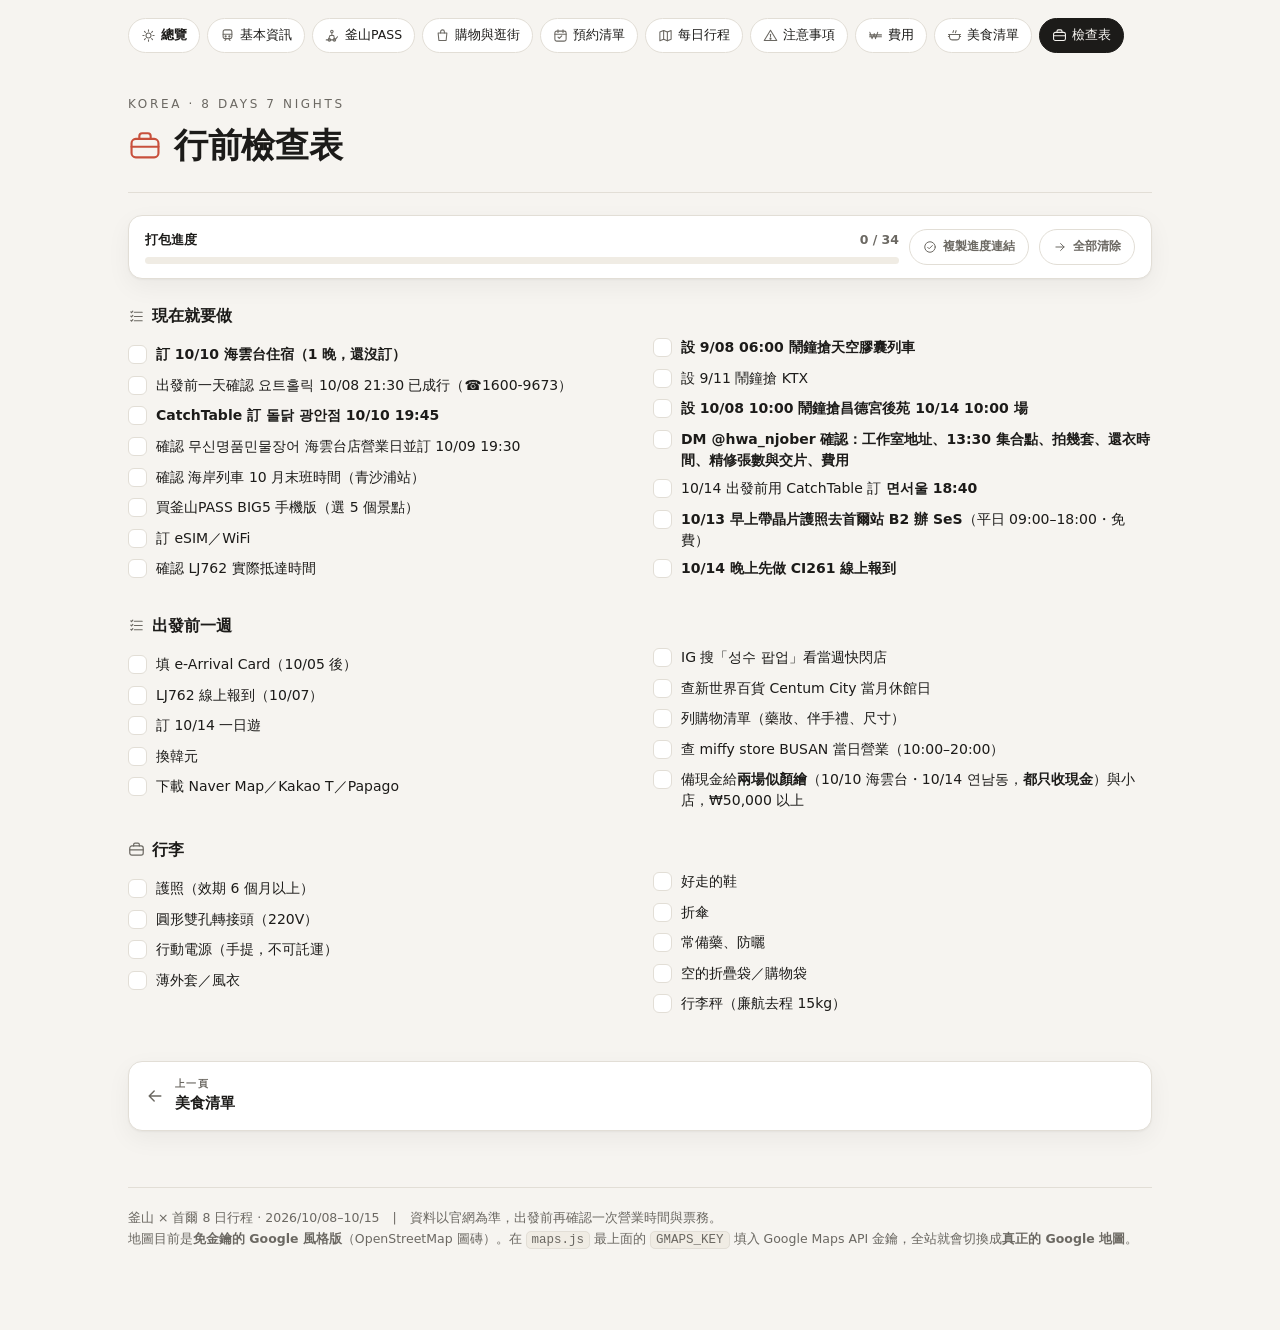
<file: packing.html>
<!DOCTYPE html>
<html lang="zh-Hant">
<head>
<meta charset="utf-8">
<meta name="viewport" content="width=device-width,initial-scale=1">
<title>行前檢查表 · 釜山 × 首爾 8日行程</title>
<link rel="stylesheet" href="style.css">
</head>
<body data-page="packing">
<div class="wrap">
<nav class="sitenav"><a href="index.html" class="home"><svg class="ic"><use href="#i-sun"/></svg>總覽</a><a href="basic.html"><svg class="ic"><use href="#i-subway"/></svg>基本資訊</a><a href="pass.html"><svg class="ic"><use href="#i-luge"/></svg>釜山PASS</a><a href="shopping.html"><svg class="ic"><use href="#i-bag"/></svg>購物與逛街</a><a href="booking.html"><svg class="ic"><use href="#i-cal"/></svg>預約清單</a><a href="itinerary.html"><svg class="ic"><use href="#i-map"/></svg>每日行程</a><a href="notes.html"><svg class="ic"><use href="#i-warn"/></svg>注意事項</a><a href="cost.html"><svg class="ic"><use href="#i-won"/></svg>費用</a><a href="food.html"><svg class="ic"><use href="#i-pot"/></svg>美食清單</a><a href="packing.html" aria-current="page"><svg class="ic"><use href="#i-case"/></svg>檢查表</a></nav>
<header class="pagehead">
  <p class="kicker">Korea · 8 Days 7 Nights</p>
  <h1><svg class="ic"><use href="#i-case"/></svg>行前檢查表</h1>
  
</header>
<div class="ckbar" data-ckgroup="packing">
  <div class="pg"><div class="pgt"><span>打包進度</span><span class="cnt">0 / 34</span></div><div class="bar"><i></i></div></div>
  <button type="button" data-ckshare><svg class="ic"><use href="#i-check"/></svg>複製進度連結</button>
  <button type="button" data-ckreset><svg class="ic"><use href="#i-arrow"/></svg>全部清除</button>
</div>
<h3><svg class="ic"><use href="#i-list"/></svg>現在就要做</h3>
<ul class="ck">
<li><label class="ckb"><input type="checkbox" data-ck="pk0"><span class="bx"><svg viewBox="0 0 24 24" fill="none" stroke="currentColor" stroke-linecap="round" stroke-linejoin="round"><path d="M5 12.5l4.5 4.5L19 7.5"/></svg></span><span class="tx"><b>訂 10/10 海雲台住宿（1 晚，還沒訂）</b></span></label></li>
<li><label class="ckb"><input type="checkbox" data-ck="pk1"><span class="bx"><svg viewBox="0 0 24 24" fill="none" stroke="currentColor" stroke-linecap="round" stroke-linejoin="round"><path d="M5 12.5l4.5 4.5L19 7.5"/></svg></span><span class="tx">出發前一天確認 요트홀릭 10/08 21:30 已成行（☎1600-9673）</span></label></li>
<li><label class="ckb"><input type="checkbox" data-ck="pk2"><span class="bx"><svg viewBox="0 0 24 24" fill="none" stroke="currentColor" stroke-linecap="round" stroke-linejoin="round"><path d="M5 12.5l4.5 4.5L19 7.5"/></svg></span><span class="tx"><b>CatchTable 訂 돌닭 광안점 10/10 19:45</b></span></label></li>
<li><label class="ckb"><input type="checkbox" data-ck="pk3"><span class="bx"><svg viewBox="0 0 24 24" fill="none" stroke="currentColor" stroke-linecap="round" stroke-linejoin="round"><path d="M5 12.5l4.5 4.5L19 7.5"/></svg></span><span class="tx">確認 무신명품민물장어 海雲台店營業日並訂 10/09 19:30</span></label></li>
<li><label class="ckb"><input type="checkbox" data-ck="pk4"><span class="bx"><svg viewBox="0 0 24 24" fill="none" stroke="currentColor" stroke-linecap="round" stroke-linejoin="round"><path d="M5 12.5l4.5 4.5L19 7.5"/></svg></span><span class="tx">確認 海岸列車 10 月末班時間（青沙浦站）</span></label></li>
<li><label class="ckb"><input type="checkbox" data-ck="pk5"><span class="bx"><svg viewBox="0 0 24 24" fill="none" stroke="currentColor" stroke-linecap="round" stroke-linejoin="round"><path d="M5 12.5l4.5 4.5L19 7.5"/></svg></span><span class="tx">買釜山PASS BIG5 手機版（選 5 個景點）</span></label></li>
<li><label class="ckb"><input type="checkbox" data-ck="pk6"><span class="bx"><svg viewBox="0 0 24 24" fill="none" stroke="currentColor" stroke-linecap="round" stroke-linejoin="round"><path d="M5 12.5l4.5 4.5L19 7.5"/></svg></span><span class="tx">訂 eSIM／WiFi</span></label></li>
<li><label class="ckb"><input type="checkbox" data-ck="pk7"><span class="bx"><svg viewBox="0 0 24 24" fill="none" stroke="currentColor" stroke-linecap="round" stroke-linejoin="round"><path d="M5 12.5l4.5 4.5L19 7.5"/></svg></span><span class="tx">確認 LJ762 實際抵達時間</span></label></li>
<li><label class="ckb"><input type="checkbox" data-ck="pk8"><span class="bx"><svg viewBox="0 0 24 24" fill="none" stroke="currentColor" stroke-linecap="round" stroke-linejoin="round"><path d="M5 12.5l4.5 4.5L19 7.5"/></svg></span><span class="tx"><b>設 9/08 06:00 鬧鐘搶天空膠囊列車</b></span></label></li>
<li><label class="ckb"><input type="checkbox" data-ck="pk9"><span class="bx"><svg viewBox="0 0 24 24" fill="none" stroke="currentColor" stroke-linecap="round" stroke-linejoin="round"><path d="M5 12.5l4.5 4.5L19 7.5"/></svg></span><span class="tx">設 9/11 鬧鐘搶 KTX</span></label></li>
<li><label class="ckb"><input type="checkbox" data-ck="pk10"><span class="bx"><svg viewBox="0 0 24 24" fill="none" stroke="currentColor" stroke-linecap="round" stroke-linejoin="round"><path d="M5 12.5l4.5 4.5L19 7.5"/></svg></span><span class="tx"><b>設 10/08 10:00 鬧鐘搶昌德宮後苑 10/14 10:00 場</b></span></label></li>
<li><label class="ckb"><input type="checkbox" data-ck="pk11"><span class="bx"><svg viewBox="0 0 24 24" fill="none" stroke="currentColor" stroke-linecap="round" stroke-linejoin="round"><path d="M5 12.5l4.5 4.5L19 7.5"/></svg></span><span class="tx"><b>DM @hwa_njober 確認：工作室地址、13:30 集合點、拍幾套、還衣時間、精修張數與交片、費用</b></span></label></li>
<li><label class="ckb"><input type="checkbox" data-ck="pk12"><span class="bx"><svg viewBox="0 0 24 24" fill="none" stroke="currentColor" stroke-linecap="round" stroke-linejoin="round"><path d="M5 12.5l4.5 4.5L19 7.5"/></svg></span><span class="tx">10/14 出發前用 CatchTable 訂 <b>면서울 18:40</b></span></label></li>
<li><label class="ckb"><input type="checkbox" data-ck="pk13"><span class="bx"><svg viewBox="0 0 24 24" fill="none" stroke="currentColor" stroke-linecap="round" stroke-linejoin="round"><path d="M5 12.5l4.5 4.5L19 7.5"/></svg></span><span class="tx"><b>10/13 早上帶晶片護照去首爾站 B2 辦 SeS</b>（平日 09:00–18:00・免費）</span></label></li>
<li><label class="ckb"><input type="checkbox" data-ck="pk14"><span class="bx"><svg viewBox="0 0 24 24" fill="none" stroke="currentColor" stroke-linecap="round" stroke-linejoin="round"><path d="M5 12.5l4.5 4.5L19 7.5"/></svg></span><span class="tx"><b>10/14 晚上先做 CI261 線上報到</b></span></label></li>
</ul>

<h3><svg class="ic"><use href="#i-list"/></svg>出發前一週</h3>
<ul class="ck">
<li><label class="ckb"><input type="checkbox" data-ck="pk15"><span class="bx"><svg viewBox="0 0 24 24" fill="none" stroke="currentColor" stroke-linecap="round" stroke-linejoin="round"><path d="M5 12.5l4.5 4.5L19 7.5"/></svg></span><span class="tx">填 e-Arrival Card（10/05 後）</span></label></li>
<li><label class="ckb"><input type="checkbox" data-ck="pk16"><span class="bx"><svg viewBox="0 0 24 24" fill="none" stroke="currentColor" stroke-linecap="round" stroke-linejoin="round"><path d="M5 12.5l4.5 4.5L19 7.5"/></svg></span><span class="tx">LJ762 線上報到（10/07）</span></label></li>
<li><label class="ckb"><input type="checkbox" data-ck="pk17"><span class="bx"><svg viewBox="0 0 24 24" fill="none" stroke="currentColor" stroke-linecap="round" stroke-linejoin="round"><path d="M5 12.5l4.5 4.5L19 7.5"/></svg></span><span class="tx">訂 10/14 一日遊</span></label></li>
<li><label class="ckb"><input type="checkbox" data-ck="pk18"><span class="bx"><svg viewBox="0 0 24 24" fill="none" stroke="currentColor" stroke-linecap="round" stroke-linejoin="round"><path d="M5 12.5l4.5 4.5L19 7.5"/></svg></span><span class="tx">換韓元</span></label></li>
<li><label class="ckb"><input type="checkbox" data-ck="pk19"><span class="bx"><svg viewBox="0 0 24 24" fill="none" stroke="currentColor" stroke-linecap="round" stroke-linejoin="round"><path d="M5 12.5l4.5 4.5L19 7.5"/></svg></span><span class="tx">下載 Naver Map／Kakao T／Papago</span></label></li>
<li><label class="ckb"><input type="checkbox" data-ck="pk20"><span class="bx"><svg viewBox="0 0 24 24" fill="none" stroke="currentColor" stroke-linecap="round" stroke-linejoin="round"><path d="M5 12.5l4.5 4.5L19 7.5"/></svg></span><span class="tx">IG 搜「성수 팝업」看當週快閃店</span></label></li>
<li><label class="ckb"><input type="checkbox" data-ck="pk21"><span class="bx"><svg viewBox="0 0 24 24" fill="none" stroke="currentColor" stroke-linecap="round" stroke-linejoin="round"><path d="M5 12.5l4.5 4.5L19 7.5"/></svg></span><span class="tx">查新世界百貨 Centum City 當月休館日</span></label></li>
<li><label class="ckb"><input type="checkbox" data-ck="pk22"><span class="bx"><svg viewBox="0 0 24 24" fill="none" stroke="currentColor" stroke-linecap="round" stroke-linejoin="round"><path d="M5 12.5l4.5 4.5L19 7.5"/></svg></span><span class="tx">列購物清單（藥妝、伴手禮、尺寸）</span></label></li>
<li><label class="ckb"><input type="checkbox" data-ck="pk23"><span class="bx"><svg viewBox="0 0 24 24" fill="none" stroke="currentColor" stroke-linecap="round" stroke-linejoin="round"><path d="M5 12.5l4.5 4.5L19 7.5"/></svg></span><span class="tx">查 miffy store BUSAN 當日營業（10:00–20:00）</span></label></li>
<li><label class="ckb"><input type="checkbox" data-ck="pk24"><span class="bx"><svg viewBox="0 0 24 24" fill="none" stroke="currentColor" stroke-linecap="round" stroke-linejoin="round"><path d="M5 12.5l4.5 4.5L19 7.5"/></svg></span><span class="tx">備現金給<b>兩場似顏繪</b>（10/10 海雲台・10/14 연남동，<b>都只收現金</b>）與小店，₩50,000 以上</span></label></li>
</ul>

<h3><svg class="ic"><use href="#i-case"/></svg>行李</h3>
<ul class="ck">
<li><label class="ckb"><input type="checkbox" data-ck="pk25"><span class="bx"><svg viewBox="0 0 24 24" fill="none" stroke="currentColor" stroke-linecap="round" stroke-linejoin="round"><path d="M5 12.5l4.5 4.5L19 7.5"/></svg></span><span class="tx">護照（效期 6 個月以上）</span></label></li>
<li><label class="ckb"><input type="checkbox" data-ck="pk26"><span class="bx"><svg viewBox="0 0 24 24" fill="none" stroke="currentColor" stroke-linecap="round" stroke-linejoin="round"><path d="M5 12.5l4.5 4.5L19 7.5"/></svg></span><span class="tx">圓形雙孔轉接頭（220V）</span></label></li>
<li><label class="ckb"><input type="checkbox" data-ck="pk27"><span class="bx"><svg viewBox="0 0 24 24" fill="none" stroke="currentColor" stroke-linecap="round" stroke-linejoin="round"><path d="M5 12.5l4.5 4.5L19 7.5"/></svg></span><span class="tx">行動電源（手提，不可託運）</span></label></li>
<li><label class="ckb"><input type="checkbox" data-ck="pk28"><span class="bx"><svg viewBox="0 0 24 24" fill="none" stroke="currentColor" stroke-linecap="round" stroke-linejoin="round"><path d="M5 12.5l4.5 4.5L19 7.5"/></svg></span><span class="tx">薄外套／風衣</span></label></li>
<li><label class="ckb"><input type="checkbox" data-ck="pk29"><span class="bx"><svg viewBox="0 0 24 24" fill="none" stroke="currentColor" stroke-linecap="round" stroke-linejoin="round"><path d="M5 12.5l4.5 4.5L19 7.5"/></svg></span><span class="tx">好走的鞋</span></label></li>
<li><label class="ckb"><input type="checkbox" data-ck="pk30"><span class="bx"><svg viewBox="0 0 24 24" fill="none" stroke="currentColor" stroke-linecap="round" stroke-linejoin="round"><path d="M5 12.5l4.5 4.5L19 7.5"/></svg></span><span class="tx">折傘</span></label></li>
<li><label class="ckb"><input type="checkbox" data-ck="pk31"><span class="bx"><svg viewBox="0 0 24 24" fill="none" stroke="currentColor" stroke-linecap="round" stroke-linejoin="round"><path d="M5 12.5l4.5 4.5L19 7.5"/></svg></span><span class="tx">常備藥、防曬</span></label></li>
<li><label class="ckb"><input type="checkbox" data-ck="pk32"><span class="bx"><svg viewBox="0 0 24 24" fill="none" stroke="currentColor" stroke-linecap="round" stroke-linejoin="round"><path d="M5 12.5l4.5 4.5L19 7.5"/></svg></span><span class="tx">空的折疊袋／購物袋</span></label></li>
<li><label class="ckb"><input type="checkbox" data-ck="pk33"><span class="bx"><svg viewBox="0 0 24 24" fill="none" stroke="currentColor" stroke-linecap="round" stroke-linejoin="round"><path d="M5 12.5l4.5 4.5L19 7.5"/></svg></span><span class="tx">行李秤（廉航去程 15kg）</span></label></li>
</ul>
<nav class="pager"><a class="prev" href="food.html"><svg class="ic" style="transform:scaleX(-1)"><use href="#i-arrow"/></svg><span><span class="dir">上一頁</span><span class="nm">美食清單</span></span></a></nav>
<footer>釜山 × 首爾 8 日行程 · 2026/10/08–10/15　|　資料以官網為準，出發前再確認一次營業時間與票務。<br>地圖目前是<b>免金鑰的 Google 風格版</b>（OpenStreetMap 圖磚）。在 <code>maps.js</code> 最上面的 <code>GMAPS_KEY</code> 填入 Google Maps API 金鑰，全站就會切換成<b>真正的 Google 地圖</b>。</footer>
</div>
<script src="app.js"></script>
</body>
</html>
</file>
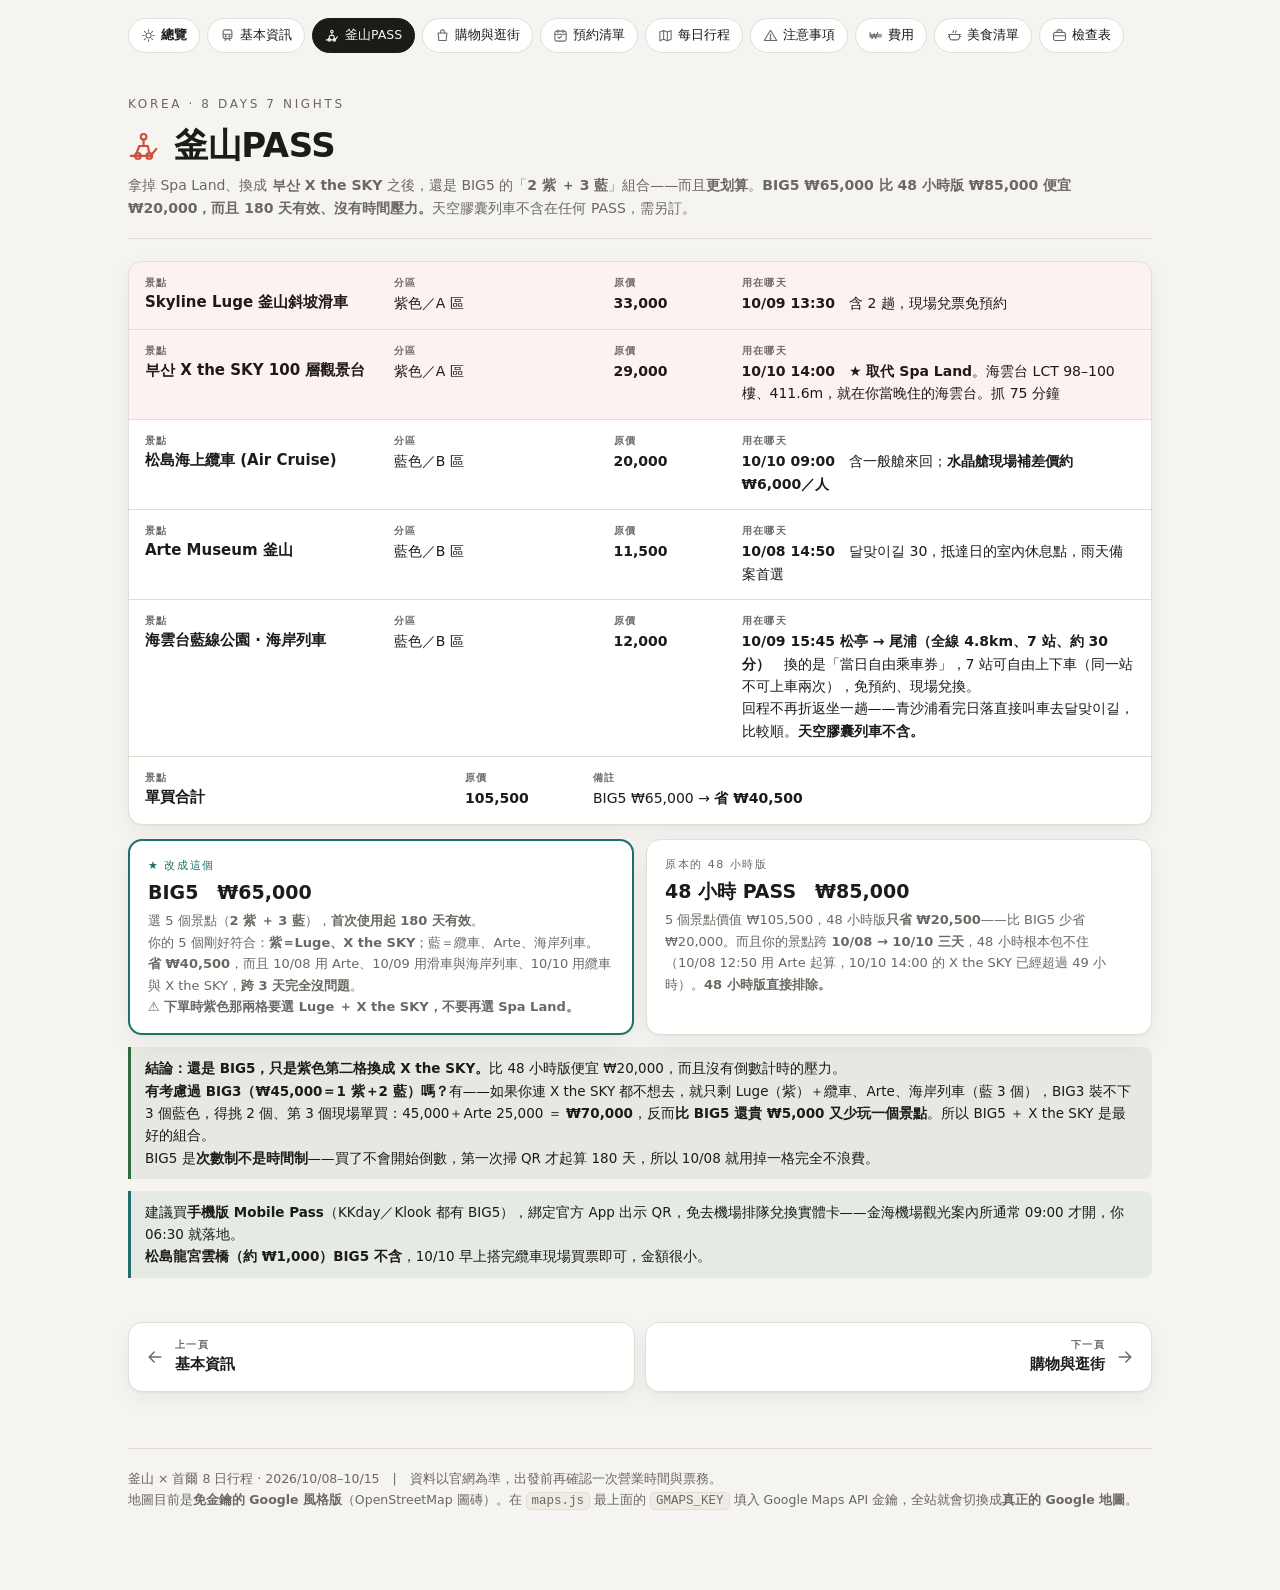
<file: pass.html>
<!DOCTYPE html>
<html lang="zh-Hant">
<head>
<meta charset="utf-8">
<meta name="viewport" content="width=device-width,initial-scale=1">
<title>釜山PASS · 釜山 × 首爾 8日行程</title>
<link rel="stylesheet" href="style.css">
</head>
<body data-page="pass">
<div class="wrap">
<nav class="sitenav"><a href="index.html" class="home"><svg class="ic"><use href="#i-sun"/></svg>總覽</a><a href="basic.html"><svg class="ic"><use href="#i-subway"/></svg>基本資訊</a><a href="pass.html" aria-current="page"><svg class="ic"><use href="#i-luge"/></svg>釜山PASS</a><a href="shopping.html"><svg class="ic"><use href="#i-bag"/></svg>購物與逛街</a><a href="booking.html"><svg class="ic"><use href="#i-cal"/></svg>預約清單</a><a href="itinerary.html"><svg class="ic"><use href="#i-map"/></svg>每日行程</a><a href="notes.html"><svg class="ic"><use href="#i-warn"/></svg>注意事項</a><a href="cost.html"><svg class="ic"><use href="#i-won"/></svg>費用</a><a href="food.html"><svg class="ic"><use href="#i-pot"/></svg>美食清單</a><a href="packing.html"><svg class="ic"><use href="#i-case"/></svg>檢查表</a></nav>
<header class="pagehead">
  <p class="kicker">Korea · 8 Days 7 Nights</p>
  <h1><svg class="ic"><use href="#i-luge"/></svg>釜山PASS</h1>
  <p class="lede">拿掉 Spa Land、換成 <b>부산 X the SKY</b> 之後，還是 BIG5 的「<b>2 紫 ＋ 3 藍</b>」組合——而且<b>更划算</b>。<b>BIG5 ₩65,000 比 48 小時版 ₩85,000 便宜 ₩20,000，而且 180 天有效、沒有時間壓力。</b>天空膠囊列車不含在任何 PASS，需另訂。</p>
</header>
<div class="rows">
<div class="row hi">
  <div class="f main"><span class="k">景點</span><span class="v">Skyline Luge 釜山斜坡滑車</span></div>
  <div class="f"><span class="k">分區</span><span class="v">紫色／A 區</span></div>
  <div class="f amt"><span class="k">原價</span><span class="v">33,000</span></div>
  <div class="f wide"><span class="k">用在哪天</span><span class="v"><b>10/09 13:30</b>　含 2 趟，現場兌票免預約</span></div>
</div>
<div class="row hi">
  <div class="f main"><span class="k">景點</span><span class="v">부산 X the SKY 100 層觀景台</span></div>
  <div class="f"><span class="k">分區</span><span class="v">紫色／A 區</span></div>
  <div class="f amt"><span class="k">原價</span><span class="v">29,000</span></div>
  <div class="f wide"><span class="k">用在哪天</span><span class="v"><b>10/10 14:00</b>　<b>★ 取代 Spa Land</b>。海雲台 LCT 98–100 樓、411.6m，就在你當晚住的海雲台。抓 75 分鐘</span></div>
</div>
<div class="row">
  <div class="f main"><span class="k">景點</span><span class="v">松島海上纜車 (Air Cruise)</span></div>
  <div class="f"><span class="k">分區</span><span class="v">藍色／B 區</span></div>
  <div class="f amt"><span class="k">原價</span><span class="v">20,000</span></div>
  <div class="f wide"><span class="k">用在哪天</span><span class="v"><b>10/10 09:00</b>　含一般艙來回；<b>水晶艙現場補差價約 ₩6,000／人</b></span></div>
</div>
<div class="row">
  <div class="f main"><span class="k">景點</span><span class="v">Arte Museum 釜山</span></div>
  <div class="f"><span class="k">分區</span><span class="v">藍色／B 區</span></div>
  <div class="f amt"><span class="k">原價</span><span class="v">11,500</span></div>
  <div class="f wide"><span class="k">用在哪天</span><span class="v"><b>10/08 14:50</b>　달맞이길 30，抵達日的室內休息點，雨天備案首選</span></div>
</div>
<div class="row">
  <div class="f main"><span class="k">景點</span><span class="v">海雲台藍線公園 · 海岸列車</span></div>
  <div class="f"><span class="k">分區</span><span class="v">藍色／B 區</span></div>
  <div class="f amt"><span class="k">原價</span><span class="v">12,000</span></div>
  <div class="f wide"><span class="k">用在哪天</span><span class="v"><b>10/09 15:45 松亭 → 尾浦（全線 4.8km、7 站、約 30 分）</b>　換的是「當日自由乘車券」，7 站可自由上下車（同一站不可上車兩次），免預約、現場兌換。<br>回程不再折返坐一趟——青沙浦看完日落直接叫車去달맞이길，比較順。<b>天空膠囊列車不含。</b></span></div>
</div>
<div class="row">
  <div class="f main"><span class="k">景點</span><span class="v">單買合計</span></div>
  <div class="f amt"><span class="k">原價</span><span class="v">105,500</span></div>
  <div class="f wide"><span class="k">備註</span><span class="v">BIG5 ₩65,000 → <b>省 ₩40,500</b></span></div>
</div>
</div>

<div class="grid g2" style="margin-top:14px">
  <div class="card" style="border-color:var(--busan);border-width:2px">
    <div class="lbl" style="color:var(--busan)">★ 改成這個</div>
    <div class="big">BIG5　₩65,000</div>
    <div class="fine">選 5 個景點（<b>2 紫 ＋ 3 藍</b>），<b>首次使用起 180 天有效</b>。<br>你的 5 個剛好符合：<b>紫＝Luge、X the SKY</b>；藍＝纜車、Arte、海岸列車。<br><b>省 ₩40,500</b>，而且 10/08 用 Arte、10/09 用滑車與海岸列車、10/10 用纜車與 X the SKY，<b>跨 3 天完全沒問題</b>。<br><b>⚠ 下單時紫色那兩格要選 Luge ＋ X the SKY，不要再選 Spa Land。</b></div>
  </div>
  <div class="card">
    <div class="lbl">原本的 48 小時版</div>
    <div class="big">48 小時 PASS　₩85,000</div>
    <div class="fine">5 個景點價值 ₩105,500，48 小時版<b>只省 ₩20,500</b>——比 BIG5 少省 ₩20,000。而且你的景點跨 <b>10/08 → 10/10 三天</b>，48 小時根本包不住（10/08 12:50 用 Arte 起算，10/10 14:00 的 X the SKY 已經超過 49 小時）。<b>48 小時版直接排除。</b></div>
  </div>
</div>

<div class="note ok">
<b>結論：還是 BIG5，只是紫色第二格換成 X the SKY。</b>比 48 小時版便宜 ₩20,000，而且沒有倒數計時的壓力。<br><b>有考慮過 BIG3（₩45,000＝1 紫＋2 藍）嗎？</b>有——如果你連 X the SKY 都不想去，就只剩 Luge（紫）＋纜車、Arte、海岸列車（藍 3 個），BIG3 裝不下 3 個藍色，得挑 2 個、第 3 個現場單買：45,000＋Arte 25,000 ＝ <b>₩70,000</b>，反而<b>比 BIG5 還貴 ₩5,000 又少玩一個景點</b>。所以 BIG5 ＋ X the SKY 是最好的組合。<br>BIG5 是<b>次數制不是時間制</b>——買了不會開始倒數，第一次掃 QR 才起算 180 天，所以 10/08 就用掉一格完全不浪費。
</div>

<div class="note info">
  建議買<b>手機版 Mobile Pass</b>（KKday／Klook 都有 BIG5），綁定官方 App 出示 QR，免去機場排隊兌換實體卡——金海機場觀光案內所通常 09:00 才開，你 06:30 就落地。<br>
  <b>松島龍宮雲橋（約 ₩1,000）BIG5 不含</b>，10/10 早上搭完纜車現場買票即可，金額很小。
</div>
<nav class="pager"><a class="prev" href="basic.html"><svg class="ic" style="transform:scaleX(-1)"><use href="#i-arrow"/></svg><span><span class="dir">上一頁</span><span class="nm">基本資訊</span></span></a><a class="next" href="shopping.html"><svg class="ic"><use href="#i-arrow"/></svg><span><span class="dir">下一頁</span><span class="nm">購物與逛街</span></span></a></nav>
<footer>釜山 × 首爾 8 日行程 · 2026/10/08–10/15　|　資料以官網為準，出發前再確認一次營業時間與票務。<br>地圖目前是<b>免金鑰的 Google 風格版</b>（OpenStreetMap 圖磚）。在 <code>maps.js</code> 最上面的 <code>GMAPS_KEY</code> 填入 Google Maps API 金鑰，全站就會切換成<b>真正的 Google 地圖</b>。</footer>
</div>
<script src="app.js"></script>
</body>
</html>
</file>
<file: style.css>
:root{
  --bg:#f6f4f0; --card:#ffffff; --ink:#1c1b19; --sub:#6b6862;
  --line:#e2ded6; --accent:#c8503c; --accent2:#1f6f6b; --accent3:#8a6d3b;
  --busan:#1f6f6b; --seoul:#c8503c; --shop:#7a4a8c; --warn:#b3462f; --ok:#2f6b3f;
  --sky:#cfe3e6; --sea:#a8ccd0; --tile:#f0ece4;
  --shadow:0 1px 2px rgba(0,0,0,.04),0 8px 24px rgba(0,0,0,.05);
}
@media (prefers-color-scheme:dark){
  :root{--bg:#161513;--card:#211f1d;--ink:#eeebe5;--sub:#a8a29a;--line:#332f2b;
  --sky:#2a3a3e;--sea:#1d3034;--tile:#2a2724;
  --shadow:0 1px 2px rgba(0,0,0,.3),0 8px 24px rgba(0,0,0,.35);}
}
*{box-sizing:border-box}
body{margin:0;background:var(--bg);color:var(--ink);
  font-family:"Noto Sans TC","PingFang TC","Helvetica Neue",system-ui,sans-serif;
  line-height:1.65;-webkit-font-smoothing:antialiased}
.wrap{max-width:1060px;margin:0 auto;padding:0 18px 80px}
.sprite{position:absolute;width:0;height:0;overflow:hidden}

header.hero{padding:44px 0 26px}
.kicker{font-size:12px;letter-spacing:.22em;text-transform:uppercase;color:var(--sub)}
h1{font-size:clamp(28px,5vw,44px);margin:.25em 0 .1em;line-height:1.15;letter-spacing:-.01em}
h1 span{color:var(--accent)}
.lede{color:var(--sub);font-size:15px;margin:0}
h2{font-size:22px;margin:48px 0 4px;letter-spacing:-.01em;scroll-margin-top:20px}
h2 .num{color:var(--sub);font-weight:400;font-size:14px;margin-right:8px;font-variant-numeric:tabular-nums}
.sec-sub{color:var(--sub);font-size:14px;margin:0 0 16px}
h3{font-size:16px;margin:24px 0 8px}
h4{font-size:14px;margin:16px 0 6px}
a{color:var(--accent2);text-decoration-thickness:1px;text-underline-offset:2px}

nav.toc{display:flex;flex-wrap:wrap;gap:8px;margin:22px 0 0}
nav.toc a{font-size:13px;padding:6px 12px;border:1px solid var(--line);border-radius:99px;
  background:var(--card);text-decoration:none;color:var(--ink)}
nav.toc a:hover{border-color:var(--accent)}

.heroart{margin:26px 0 0;border:1px solid var(--line);border-radius:16px;overflow:hidden;
  box-shadow:var(--shadow);background:var(--card)}
.heroart svg{display:block;width:100%;height:auto}

.grid{display:grid;gap:12px}
.g2{grid-template-columns:repeat(auto-fit,minmax(min(285px,100%),1fr))}
.card{background:var(--card);border:1px solid var(--line);border-radius:14px;padding:16px 18px;box-shadow:var(--shadow)}
.card .lbl{font-size:11px;letter-spacing:.14em;text-transform:uppercase;color:var(--sub)}
.card .big{font-size:19px;font-weight:600;margin:2px 0}
.card .fine{font-size:13px;color:var(--sub)}

svg.ic{fill:none;stroke:currentColor;stroke-width:1.7;stroke-linecap:round;stroke-linejoin:round;
  vertical-align:middle;width:22px;height:22px}

code{font-size:12.5px;background:var(--tile);border:1px solid var(--line);border-radius:5px;
  padding:1px 5px;overflow-wrap:anywhere;word-break:break-all}

/* ===== 記錄列（取代 <table>，任何容器寬度都不會擠壓） ===== */
.rows{border:1px solid var(--line);border-radius:14px;background:var(--card);
  box-shadow:var(--shadow);overflow:hidden;margin:0}
.row{display:flex;flex-wrap:wrap;gap:11px 20px;padding:14px 16px;
  border-bottom:1px solid var(--line);align-items:flex-start}
.row:last-child{border-bottom:0}
.row.hi{background:rgba(200,80,60,.07)}
.rows .f{flex:1 1 140px;min-width:0}
.rows .f .k{display:block;font-size:9.5px;letter-spacing:.14em;text-transform:uppercase;
  color:var(--sub);font-weight:700;margin-bottom:2px;line-height:1.5}
.rows .f .v{display:block;font-size:14px;line-height:1.6;overflow-wrap:anywhere}
.rows .f.main .v{font-weight:700;font-size:15px;line-height:1.45}
.rows .f.amt .v{font-variant-numeric:tabular-nums;font-weight:600}
.rows .f.main{flex:1.15 1 160px}
.rows .f.amt{flex:0 1 108px}
.rows .f.wide{flex:2.4 1 250px}

/* ---- overview chart ---- */
.ovbox{border:1px solid var(--line);border-radius:16px;background:var(--card);
  padding:10px 12px 12px;box-shadow:var(--shadow);overflow-x:auto;scrollbar-gutter:stable}
.ovbox svg{display:block;min-width:880px;width:100%;height:auto}

/* ---- day cards ---- */
.day{background:var(--card);border:1px solid var(--line);border-radius:16px;
  margin:16px 0;overflow:hidden;box-shadow:var(--shadow)}
.day > .dh{display:flex;flex-wrap:wrap;align-items:baseline;gap:10px;padding:14px 18px 13px;
  border-bottom:1px solid var(--line)}
.day.busan > .dh{background:linear-gradient(90deg,rgba(31,111,107,.14),transparent)}
.day.seoul > .dh{background:linear-gradient(90deg,rgba(200,80,60,.14),transparent)}
.day.shopd > .dh{background:linear-gradient(90deg,rgba(122,74,140,.16),transparent)}
.dh .date{font-size:17px;font-weight:700}
.dh .dow{font-size:13px;color:var(--sub)}
.dh .stay{margin-left:auto;font-size:12px;color:var(--sub);border:1px solid var(--line);
  padding:3px 10px;border-radius:99px;white-space:nowrap}

.hilite{display:flex;flex-wrap:wrap;gap:9px;padding:14px 18px 17px}
.hchip{flex:0 0 auto;display:flex;flex-direction:column;align-items:center;
  justify-content:flex-start;gap:6px;box-sizing:border-box;
  width:96px;min-height:86px;padding:12px 7px 11px;border-radius:12px;
  background:var(--tile);border:1px solid var(--line);text-align:center}
.hchip svg{width:26px;height:26px;flex:0 0 auto}
.hchip span{font-size:11px;line-height:1.4;color:var(--sub);font-weight:600}
.day.busan .hchip svg{color:var(--busan)}
.day.seoul .hchip svg{color:var(--seoul)}
.day.shopd .hchip svg{color:var(--shop)}

.lmapwrap{position:relative;border-top:1px solid var(--line);border-bottom:1px solid var(--line)}
.lmap{height:320px;width:100%;background:var(--tile)}
@media(max-width:640px){.lmap{height:265px}}
.lmap.err{display:flex;align-items:center;justify-content:center;font-size:13px;color:var(--sub);padding:20px;text-align:center}
.leaflet-container{font:inherit;background:var(--tile)}
.pinmk{background:var(--accent);color:#fff;border-radius:50%;width:26px;height:26px;
  display:flex;align-items:center;justify-content:center;font-size:12px;font-weight:700;
  box-shadow:0 1px 5px rgba(0,0,0,.35);border:2px solid #fff}
.pinmk.b{background:var(--busan)} .pinmk.s{background:var(--seoul)} .pinmk.p{background:var(--shop)}
.leaflet-popup-content{margin:10px 12px;font-size:13px;line-height:1.5}
.leaflet-popup-content .pl{display:flex;gap:6px;margin-top:7px;flex-wrap:wrap}
.leaflet-popup-content .pl a{font-size:11.5px;text-decoration:none;border:1px solid #ccc;
  border-radius:99px;padding:2px 9px;color:#333;background:#fafafa}

.maplinks{display:flex;flex-wrap:wrap;gap:8px;padding:14px 18px 0}
.maplinks a{font-size:12.5px;text-decoration:none;color:var(--ink);
  border:1px solid var(--line);border-radius:99px;padding:5px 12px;background:var(--bg);
  display:inline-flex;align-items:center;gap:6px}
.maplinks a:hover{border-color:var(--accent)}
.maplinks svg{width:15px;height:15px}

.tl{list-style:none;margin:0;padding:8px 18px 16px}
.tl li{display:grid;grid-template-columns:62px 1fr;gap:12px;padding:9px 0;border-bottom:1px dashed var(--line)}
.tl li:last-child{border-bottom:0}
.tl .t{font-variant-numeric:tabular-nums;font-size:13px;color:var(--sub);padding-top:2px;white-space:nowrap}
.tl .a{font-weight:600;font-size:15px}
.tl .d{font-size:13.5px;color:var(--sub);margin-top:2px}
.chip{display:inline-block;font-size:11px;padding:1px 8px;border-radius:99px;
  margin-left:6px;vertical-align:1px;font-weight:600}
.c-pass{background:rgba(31,111,107,.15);color:var(--busan)}
.c-book{background:rgba(200,80,60,.15);color:var(--seoul)}
.c-food{background:rgba(138,109,59,.18);color:var(--accent3)}
.c-shop{background:rgba(122,74,140,.16);color:var(--shop)}
.c-move{background:rgba(120,120,120,.16);color:var(--sub)}
@media (prefers-color-scheme:dark){
  .c-pass{color:#6fc2bc}.c-book{color:#e8907c}.c-food{color:#cfa964}.c-shop{color:#c294d6}
}

.note{font-size:13.5px;background:rgba(179,70,47,.08);border-left:3px solid var(--warn);
  padding:10px 14px;border-radius:0 8px 8px 0;margin:12px 0}
.note.ok{background:rgba(47,107,63,.08);border-left-color:var(--ok)}
.note.info{background:rgba(31,111,107,.08);border-left-color:var(--accent2)}
.note.shop{background:rgba(122,74,140,.09);border-left-color:var(--shop)}
ul.bul{padding-left:20px;font-size:14.5px}
ul.bul li{margin:5px 0}
.shoplist{list-style:none;padding:0;margin:6px 0 0;font-size:13.5px}
.shoplist li{padding:7px 0;border-bottom:1px dashed var(--line);display:grid;
  grid-template-columns:24px minmax(0,1fr);gap:9px}
.shoplist li:last-child{border-bottom:0}
.shoplist svg{width:20px;height:20px;color:var(--shop);margin-top:2px}
.shoplist span{color:var(--sub);font-size:12.5px;line-height:1.55}
.shoplist span b{display:block;color:var(--ink);font-size:14px;line-height:1.5;margin-bottom:1px}

.ck{list-style:none;padding:0;margin:8px 0;columns:2;column-gap:26px;font-size:14px}
.ck li{margin:5px 0;break-inside:avoid}
.ck input{margin-right:8px}
@media(max-width:640px){.ck{columns:1}.tl li{grid-template-columns:54px 1fr}}
@media(max-width:430px){
  .tl li{grid-template-columns:1fr;gap:2px}
  .tl .t{font-weight:700;color:var(--accent);font-size:12.5px}
  .wrap{padding:0 12px 60px}
  .tl,.maplinks,.hilite{padding-left:13px;padding-right:13px}
}
footer{margin-top:56px;padding-top:20px;border-top:1px solid var(--line);font-size:12.5px;color:var(--sub)}
.hl{background:linear-gradient(transparent 62%,rgba(200,80,60,.28) 62%);font-weight:600}

/* ================= multi-page shell ================= */
.sitenav{display:flex;flex-wrap:wrap;gap:7px;padding:18px 0 4px;align-items:center}
.sitenav a{display:inline-flex;align-items:center;gap:5px;font-size:12.5px;padding:6px 12px;
  border:1px solid var(--line);border-radius:99px;background:var(--card);
  text-decoration:none;color:var(--ink);white-space:nowrap}
.sitenav a svg{width:15px;height:15px;color:var(--sub)}
.sitenav a:hover{border-color:var(--accent)}
.sitenav a:hover svg{color:var(--accent)}
.sitenav a[aria-current="page"]{background:var(--ink);border-color:var(--ink);color:var(--bg)}
.sitenav a[aria-current="page"] svg{color:var(--bg)}
.sitenav .home{font-weight:700}

header.pagehead{padding:26px 0 18px;border-bottom:1px solid var(--line);margin-bottom:22px}
header.pagehead h1{display:flex;align-items:center;gap:12px;font-size:clamp(24px,4.2vw,34px);margin:.15em 0 .25em}
header.pagehead h1 svg{width:34px;height:34px;flex:none;color:var(--accent);stroke-width:1.5}
header.pagehead .lede{font-size:14px}

.pager{display:flex;gap:10px;margin-top:44px;flex-wrap:wrap}
.pager a{flex:1 1 220px;display:flex;align-items:center;gap:10px;padding:14px 16px;
  border:1px solid var(--line);border-radius:14px;background:var(--card);
  text-decoration:none;color:var(--ink);box-shadow:var(--shadow)}
.pager a:hover{border-color:var(--accent)}
.pager a svg{width:20px;height:20px;color:var(--sub);flex:none}
.pager .dir{display:block;font-size:10px;letter-spacing:.14em;text-transform:uppercase;color:var(--sub);font-weight:700}
.pager .nm{display:block;font-size:14.5px;font-weight:600}
.pager .next{justify-content:flex-end;text-align:right}
.pager .next svg{order:2}

/* ================= hub cards ================= */
.hubgrid{display:grid;gap:12px;grid-template-columns:repeat(auto-fit,minmax(min(250px,100%),1fr));margin-top:6px}
a.hub{display:flex;gap:13px;align-items:center;padding:17px 18px;border:1px solid var(--line);
  border-radius:16px;background:var(--card);box-shadow:var(--shadow);text-decoration:none;color:var(--ink);
  transition:border-color .15s,transform .15s}
a.hub:hover{border-color:var(--accent);transform:translateY(-2px)}
a.hub .hi{flex:none;width:44px;height:44px;border-radius:12px;background:var(--tile);
  display:flex;align-items:center;justify-content:center}
a.hub .hi svg{width:24px;height:24px;color:var(--accent);stroke-width:1.6}
a.hub.b .hi svg{color:var(--busan)} a.hub.s .hi svg{color:var(--seoul)} a.hub.p .hi svg{color:var(--shop)}
a.hub .hn{font-size:16px;font-weight:700;display:flex;align-items:center;gap:7px}
a.hub .hn .num{font-size:11px;font-weight:600;color:var(--sub);font-variant-numeric:tabular-nums}
a.hub .hd{font-size:12.5px;color:var(--sub);margin-top:3px;line-height:1.55}
a.hub .hgo{margin-left:auto;align-self:center;width:16px;height:16px;color:var(--line)}
a.hub:hover .hgo{color:var(--accent)}

.alertbox{display:flex;gap:13px;align-items:flex-start;padding:15px 17px;border-radius:14px;
  background:rgba(179,70,47,.09);border:1px solid rgba(179,70,47,.28);margin:22px 0 6px}
.alertbox svg{width:22px;height:22px;flex:none;color:var(--warn);margin-top:1px}
.alertbox .at{font-weight:700;font-size:14.5px}
.alertbox .ad{font-size:13px;color:var(--sub);margin-top:2px}
.alertbox a{font-weight:600}

/* ================= checkable rows ================= */
.ckbar{display:flex;flex-wrap:wrap;gap:10px;align-items:center;margin:6px 0 14px;
  padding:13px 16px;border:1px solid var(--line);border-radius:14px;background:var(--card);box-shadow:var(--shadow)}
.ckbar .pg{flex:1 1 180px;min-width:140px}
.ckbar .pgt{font-size:12.5px;font-weight:700;display:flex;justify-content:space-between;gap:10px}
.ckbar .pgt span:last-child{color:var(--sub);font-variant-numeric:tabular-nums;font-weight:600}
.ckbar .bar{height:7px;border-radius:99px;background:var(--tile);overflow:hidden;margin-top:6px}
.ckbar .bar i{display:block;height:100%;background:var(--ok);width:0;transition:width .25s}
.ckbar button{font:inherit;font-size:12px;font-weight:600;cursor:pointer;padding:7px 13px;border-radius:99px;
  border:1px solid var(--line);background:transparent;color:var(--sub);display:inline-flex;align-items:center;gap:6px}
.ckbar button svg{width:14px;height:14px}
.ckbar button:hover{border-color:var(--accent2);color:var(--accent2)}
.ckbar button.ok{border-color:var(--ok);color:var(--ok)}
.ckhint{font-size:12px;color:var(--sub);margin:-6px 0 16px;line-height:1.6}

/* booking rows: [check] [when] [what]  /  [how & why, full width underneath] */
.row.ck{
  display:grid;
  grid-template-columns:26px 210px minmax(0,1fr);
  gap:10px 22px;align-items:start;padding:15px 18px}
.row.ck > .f{flex:none;min-width:0}
.row.ck > :nth-child(1){grid-area:1/1/3/2;padding-top:2px}
.row.ck > :nth-child(2){grid-area:1/2/2/3}
.row.ck > :nth-child(3){grid-area:1/3/2/4}
.row.ck > :nth-child(4){grid-area:2/2/3/4}
.row.ck > :nth-child(3) .v{font-weight:600}
.row.ck > :nth-child(4) .v{font-size:13.5px;color:var(--sub)}
.row.ck > :nth-child(4) .v b{color:var(--ink)}
@media(max-width:760px){
  .row.ck{grid-template-columns:24px minmax(0,1fr);gap:8px 13px;padding:14px 15px}
  .row.ck > :nth-child(1){grid-area:1/1/4/2}
  .row.ck > :nth-child(2){grid-area:1/2/2/3}
  .row.ck > :nth-child(3){grid-area:2/2/3/3}
  .row.ck > :nth-child(4){grid-area:3/2/4/3}
}
label.ckb{display:inline-flex;align-items:center;gap:8px;cursor:pointer;user-select:none}
label.ckb input{position:absolute;opacity:0;width:0;height:0}
label.ckb .bx{width:22px;height:22px;border-radius:7px;border:1.8px solid var(--line);background:var(--card);
  display:flex;align-items:center;justify-content:center;flex:none;transition:.15s}
label.ckb .bx svg{width:14px;height:14px;color:#fff;opacity:0;transform:scale(.6);transition:.15s;stroke-width:3}
label.ckb:hover .bx{border-color:var(--ok)}
label.ckb input:focus-visible + .bx{outline:2px solid var(--accent2);outline-offset:2px}
label.ckb input:checked + .bx{background:var(--ok);border-color:var(--ok)}
label.ckb input:checked + .bx svg{opacity:1;transform:scale(1)}
.row.done{opacity:.58}
.row.done .f.main .v{text-decoration:line-through;text-decoration-color:var(--sub)}

ul.ck{columns:2;column-gap:26px}
ul.ck li{list-style:none;margin:7px 0;break-inside:avoid}
ul.ck li label.ckb{align-items:flex-start;gap:9px;font-size:14px;line-height:1.5}
ul.ck li label.ckb .bx{width:19px;height:19px;border-radius:6px;margin-top:1px}
ul.ck li label.ckb .bx svg{width:12px;height:12px}
ul.ck li input:checked ~ .tx{opacity:.55;text-decoration:line-through;text-decoration-color:var(--sub)}


/* ================= shop district maps ================= */
.shopmaps{display:grid;gap:12px;grid-template-columns:1fr;margin:14px 0 10px}
@media(min-width:820px){.shopmaps{grid-template-columns:1fr 1fr}}
.smbox{border:1px solid var(--line);border-radius:16px;overflow:hidden;background:var(--card);box-shadow:var(--shadow)}
.smh{display:flex;align-items:center;gap:8px;padding:11px 15px;font-size:13px;font-weight:700;
  border-bottom:1px solid var(--line);letter-spacing:.04em}
.smh svg{width:16px;height:16px;color:var(--sub)}
.shopmaps .lmap{height:300px}
@media(max-width:640px){.shopmaps .lmap{height:240px}}
a.slcp.slnav{text-decoration:none}
a.slcp.slnav:hover{border-color:var(--accent2);color:var(--accent2)}
.leaflet-popup-content .mgo{cursor:pointer}

/* ================= Google Maps 風格地圖 ================= */
.lmap.gmlike .leaflet-tile-pane{filter:saturate(.45) brightness(1.08) contrast(.92)}
@media (prefers-color-scheme:dark){
  .lmap.gmlike .leaflet-tile-pane{filter:invert(1) hue-rotate(180deg) saturate(.4) brightness(.95) contrast(.9)}
  .lmap .leaflet-control-attribution{filter:none}
}
.lmap .leaflet-control-zoom{border:0!important;border-radius:8px;overflow:hidden;
  box-shadow:0 1px 4px rgba(0,0,0,.3);margin:0 12px 24px 0}
.lmap .leaflet-control-zoom a{width:30px;height:30px;line-height:29px;background:#fff;color:#666;
  font-size:19px;font-weight:400;border:0}
.lmap .leaflet-control-zoom a:hover{background:#f1f3f4;color:#111}
.lmap .leaflet-control-zoom a.leaflet-control-zoom-in{border-bottom:1px solid #e6e6e6}
.lmap .leaflet-control-attribution{background:rgba(255,255,255,.86);color:#5f6368;font-size:10px;padding:1px 6px}
.lmap .leaflet-control-attribution a{color:#5f6368}
.gmpinwrap{background:none;border:0}
.gmpin{display:block;filter:drop-shadow(0 1px 2px rgba(0,0,0,.4))}
.lmap .leaflet-popup-content-wrapper{border-radius:8px;background:#fff;color:#3c4043;padding:1px;
  box-shadow:0 2px 7px 1px rgba(0,0,0,.3)}
.lmap .leaflet-popup-tip{background:#fff;box-shadow:none}
.lmap .leaflet-popup-content{margin:12px 14px 11px;font-size:12.5px;line-height:1.55;color:#3c4043}
.lmap .leaflet-popup-content b{color:#202124;font-size:14px;font-weight:600}
.lmap .leaflet-popup-content .pl{gap:16px;margin-top:9px}
.lmap .leaflet-popup-content .pl a{border:0;border-radius:0;padding:0;background:none;
  color:#1a73e8;font-weight:500;font-size:12px}
.lmap .leaflet-popup-close-button{color:#5f6368!important}
.gmiw{font:inherit;font-size:12.5px;line-height:1.55;color:#3c4043;max-width:250px}
.gmiw b{color:#202124;font-size:14px;font-weight:600}
.gmiw .pl{display:flex;gap:16px;margin-top:9px;flex-wrap:wrap}
.gmiw .pl a{color:#1a73e8;text-decoration:none;font-weight:500;font-size:12px}

h3 .ic,h4 .ic{width:17px;height:17px;color:var(--sub);margin-right:7px;vertical-align:-3px}
h3{display:flex;align-items:center;gap:0}
</file>
